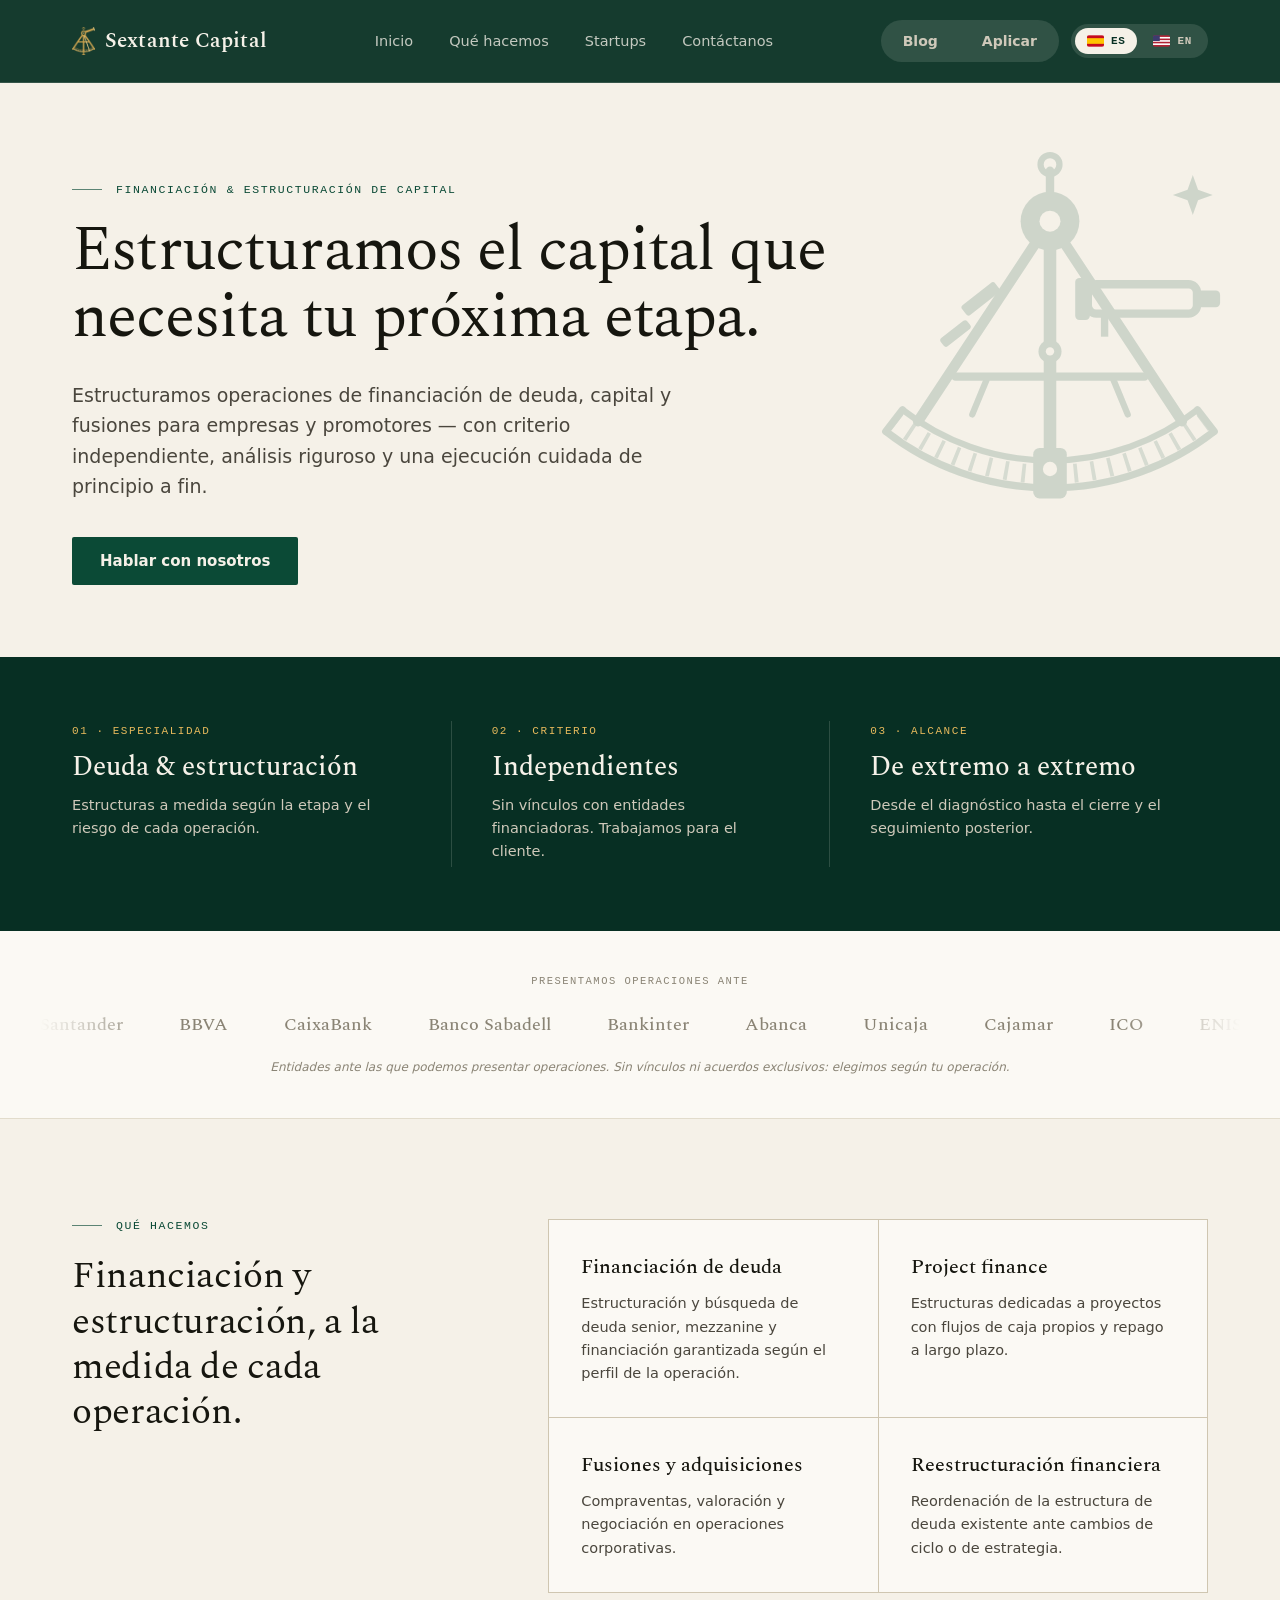
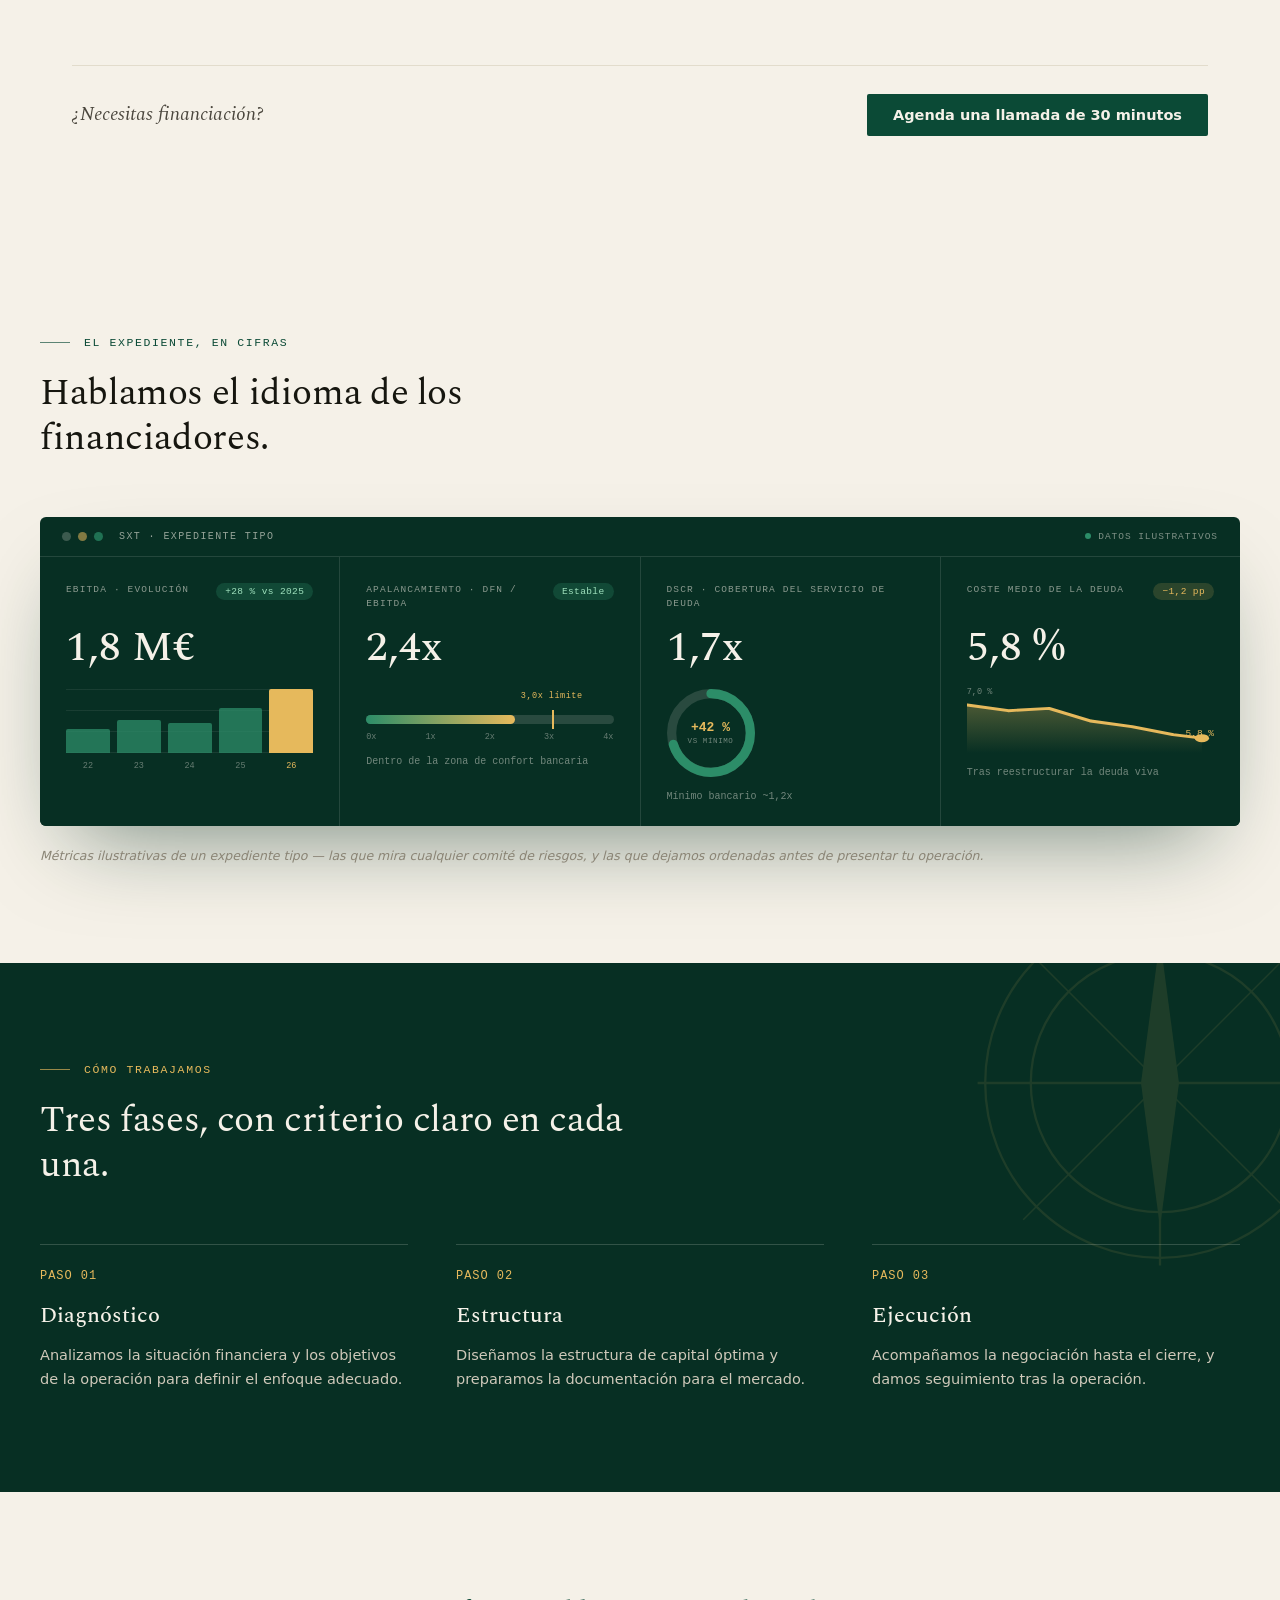
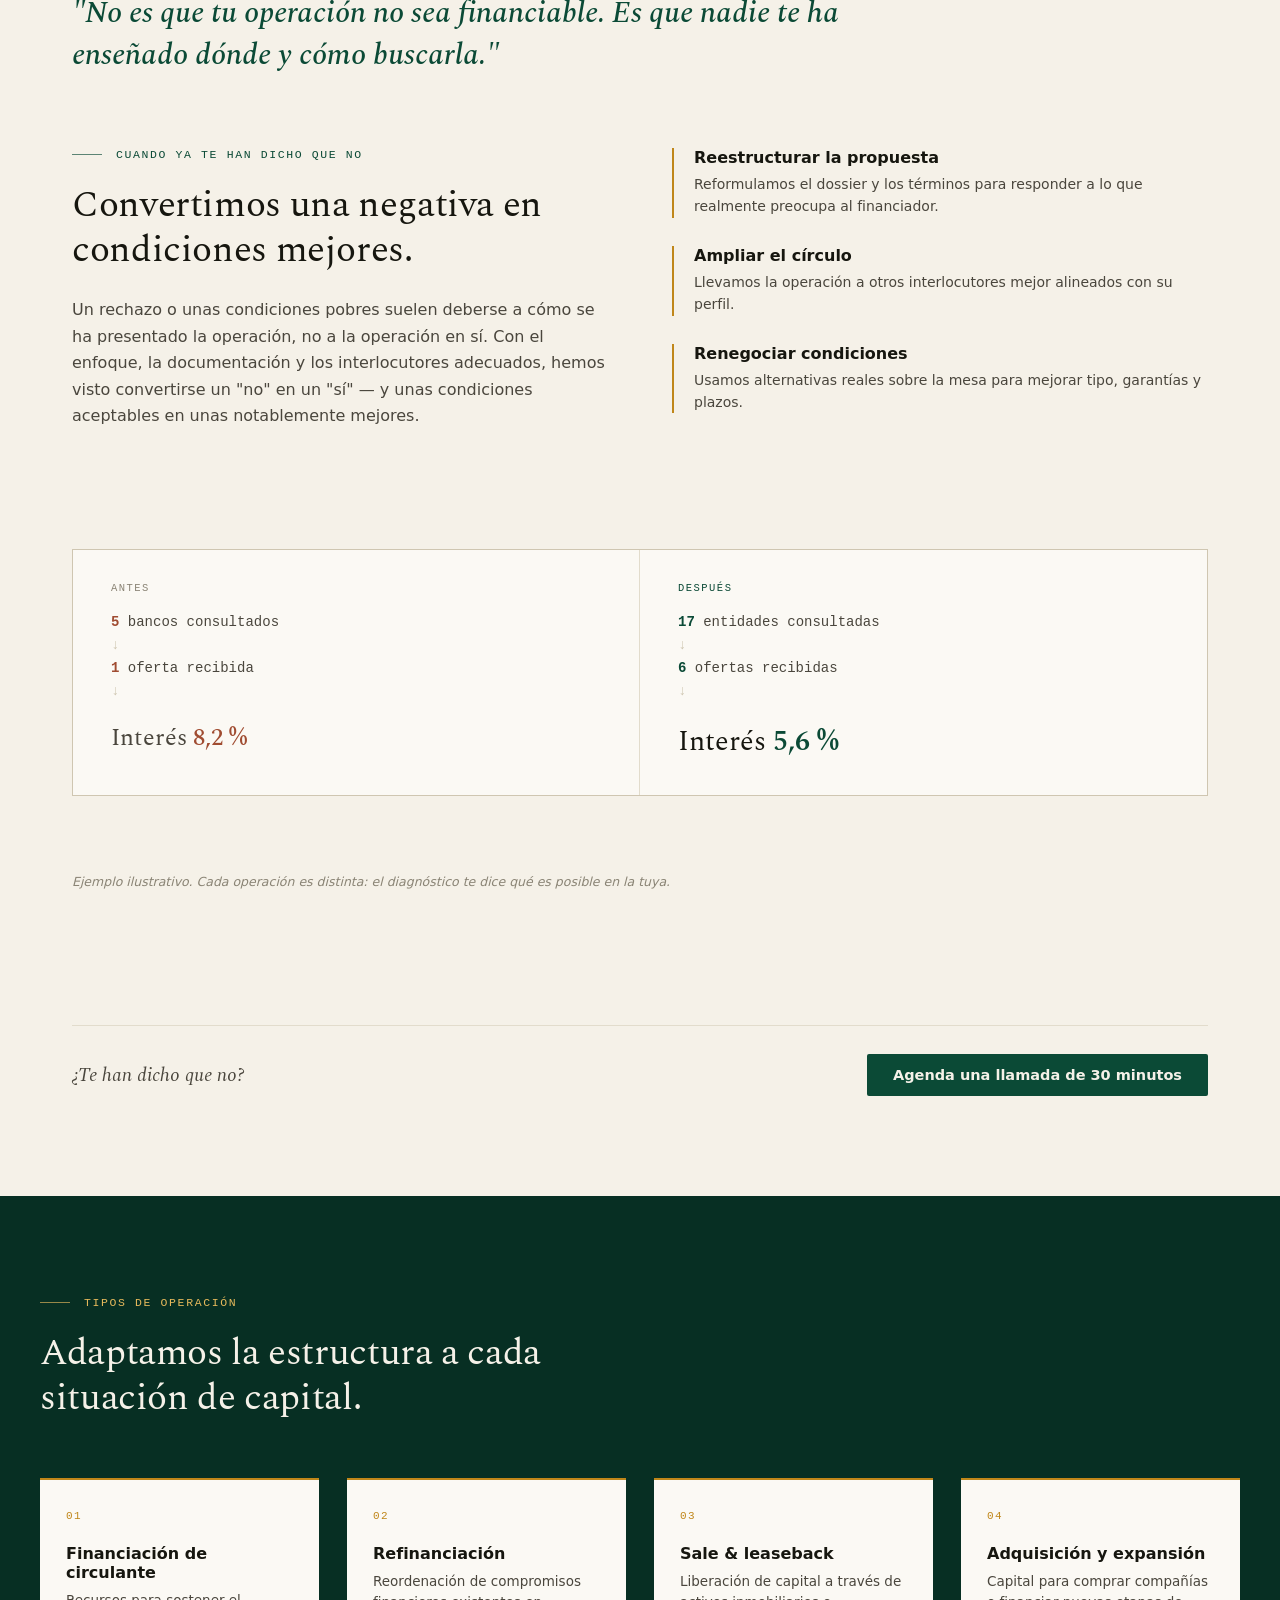
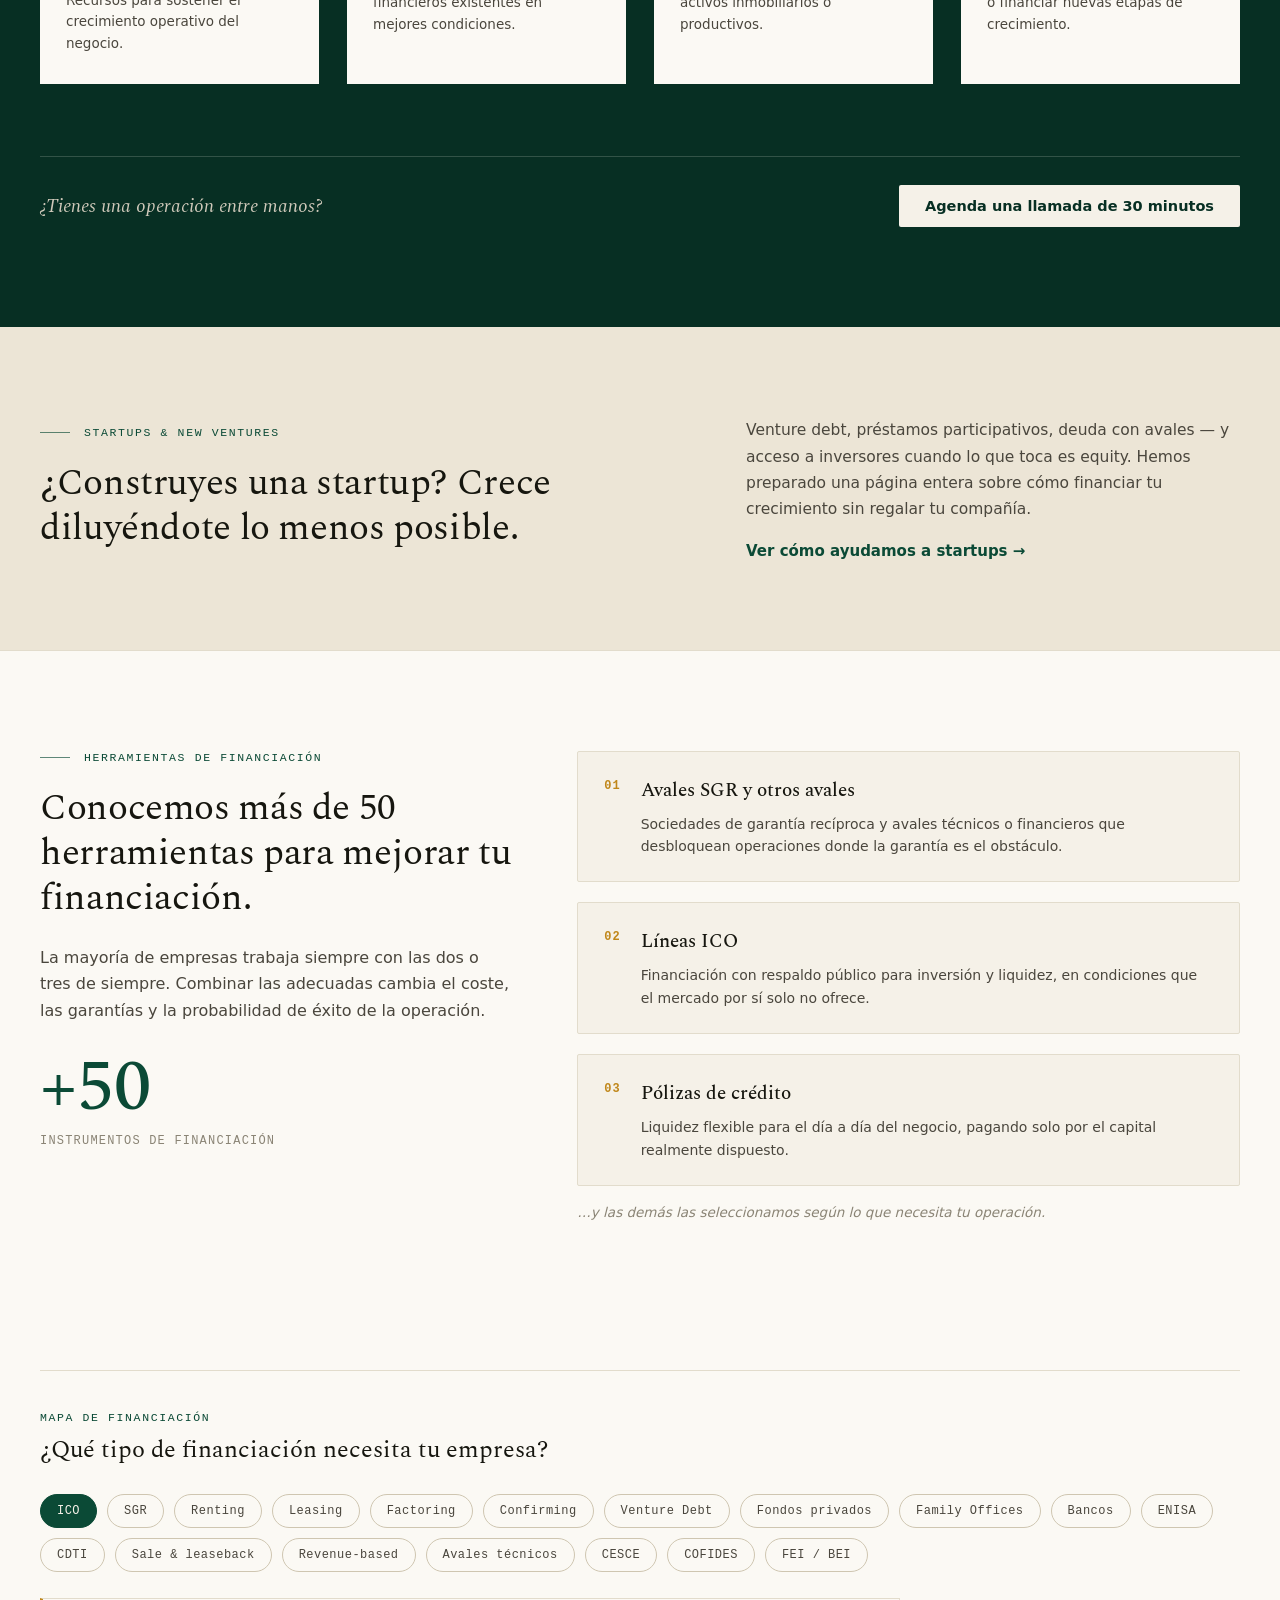
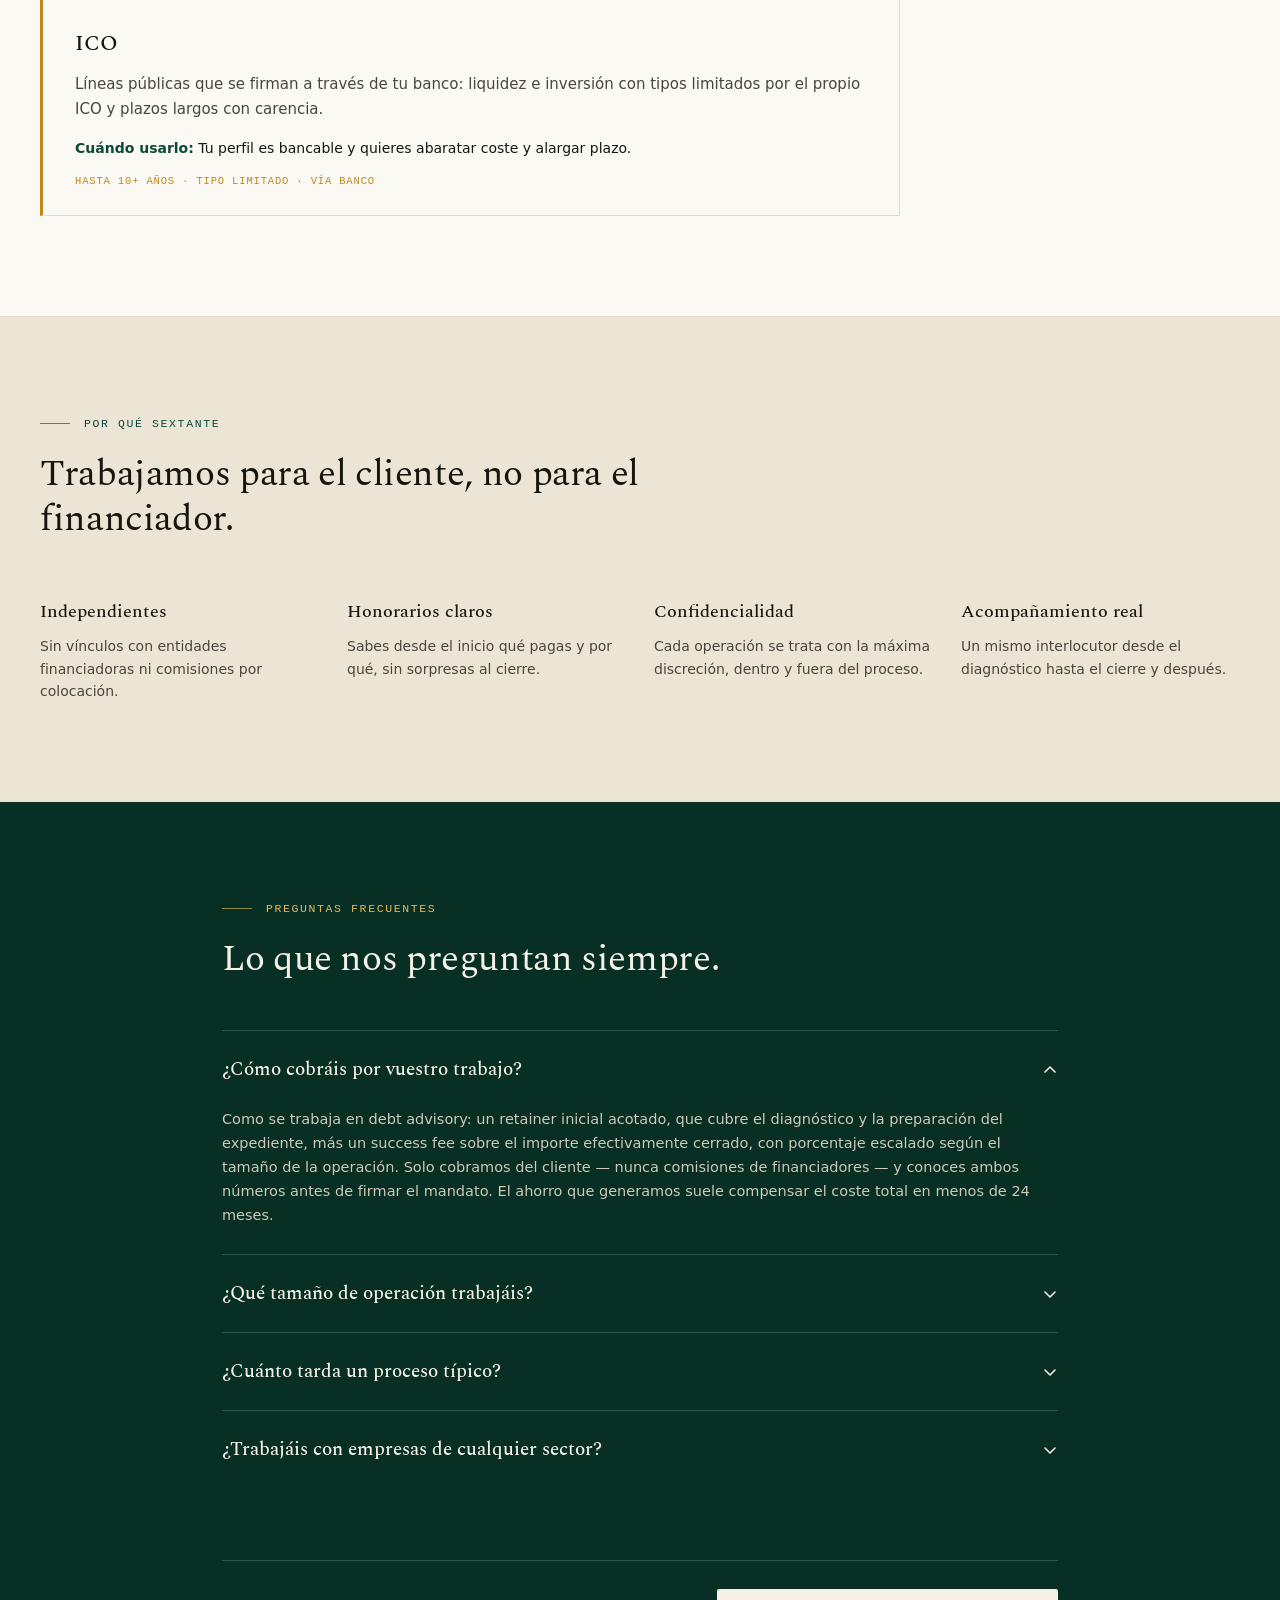
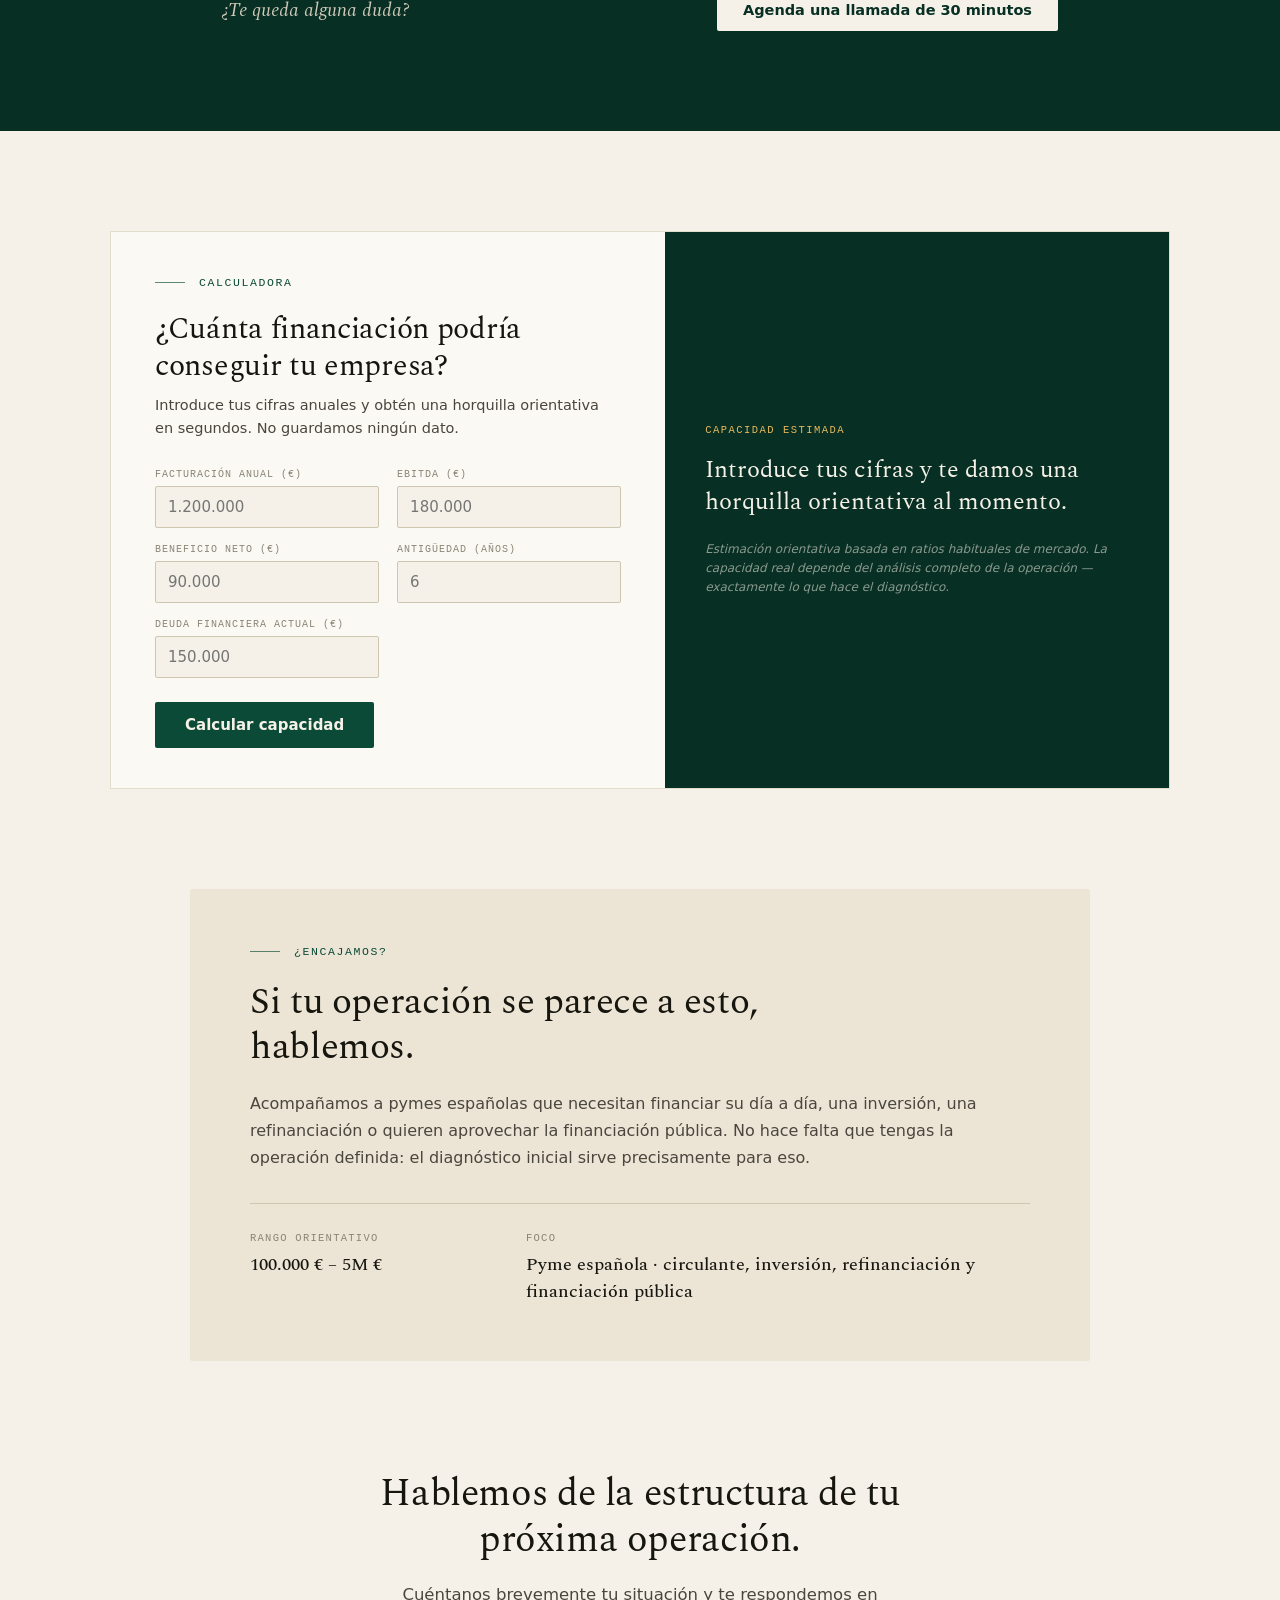
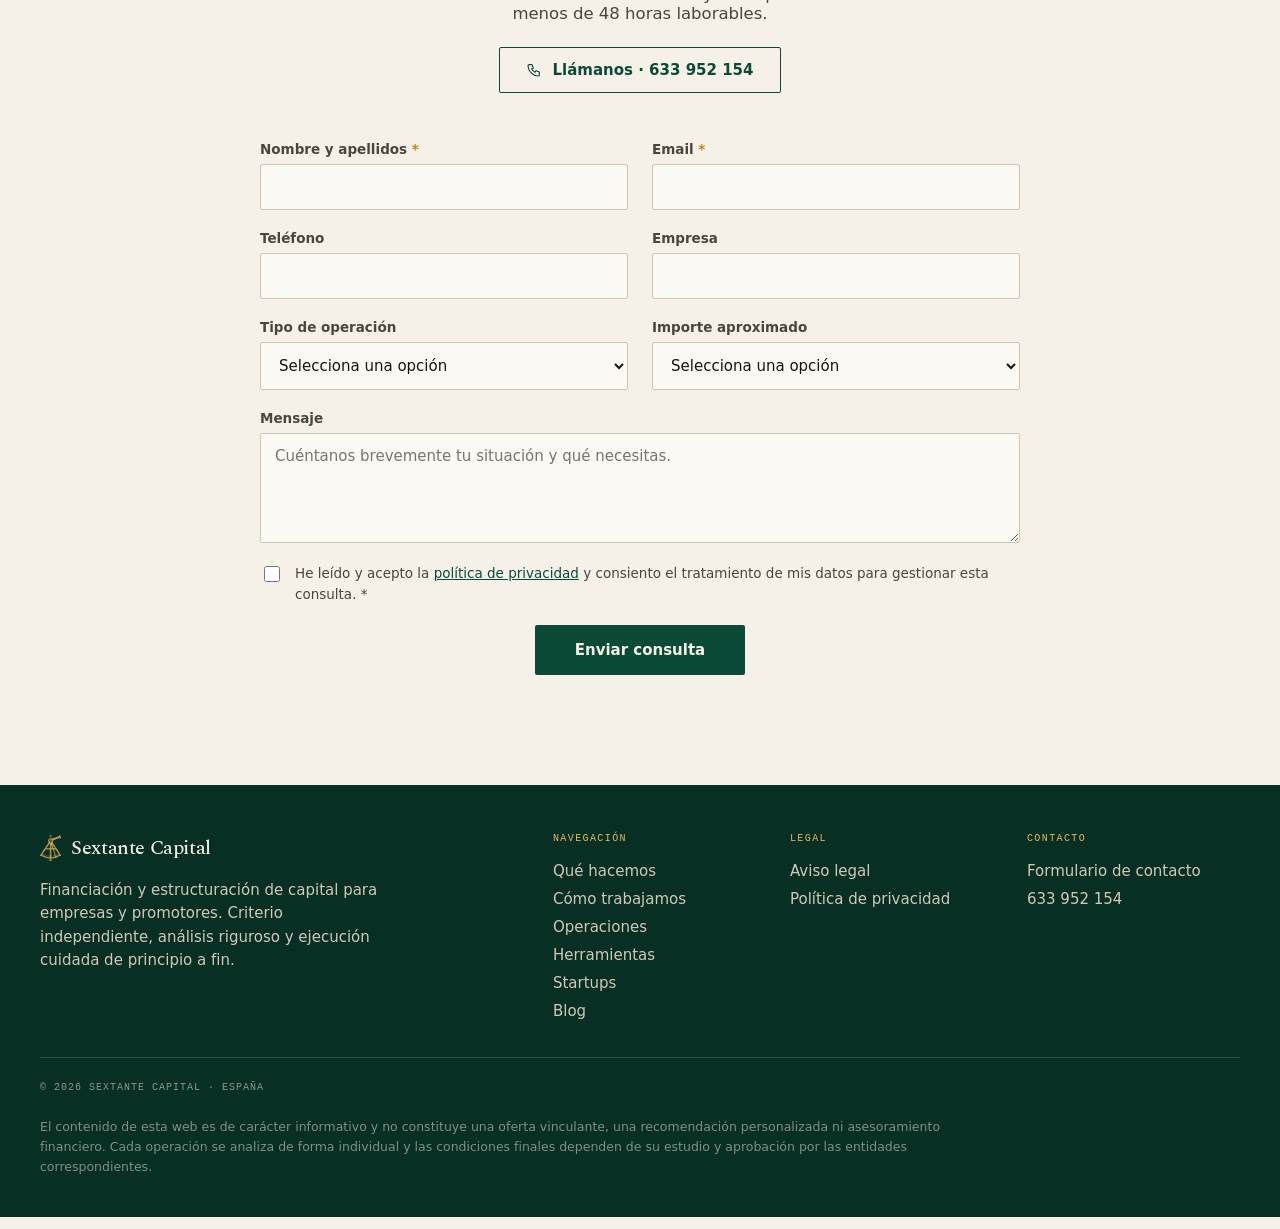
<file: index.html>
<!DOCTYPE html>
<html lang="es">
<head>
<meta charset="utf-8">
<meta name="viewport" content="width=device-width, initial-scale=1">
<title>Sextante Capital — Financiación &amp; estructuración de capital</title>
<meta name="description" content="Estructuramos operaciones de financiación de deuda, capital y fusiones para empresas y promotores — con criterio independiente, análisis riguroso y una ejecución cuidada de principio a fin.">
<link rel="icon" href="favicon-32.png?v=2" type="image/png" sizes="32x32">
<link rel="icon" href="favicon-48.png?v=2" type="image/png" sizes="48x48">
<link rel="icon" href="icon-512.png?v=2" type="image/png" sizes="512x512">
<link rel="apple-touch-icon" href="apple-touch-icon.png?v=2">
<link rel="preconnect" href="https://fonts.googleapis.com">
<link rel="preconnect" href="https://fonts.gstatic.com" crossorigin>
<link href="https://fonts.googleapis.com/css2?family=Spectral:ital,wght@0,400;0,500;0,600;0,700;1,400;1,500;1,600&display=swap" rel="stylesheet">
<style>
  :root {
    --cream: #f5f1e8;
    --paper: #fbf9f4;
    --sand: #ece5d6;
    --ink: #16160f;
    --ink-soft: #4a463d;
    --ink-faint: #8a8475;
    --line: #e2dccc;
    --line-strong: #cfc6b1;
    --forest: #0b4a36;
    --forest-deep: #072f23;
    --forest-bright: #2c8d68;
    --forest-tint: #e4ede7;
    --forest-line: #c4d8cc;
    --signal: #c0871a;
    --gold: #e6b95c;
    --cream-dim: #cfc9ba;
    --serif: 'Spectral', Georgia, 'Times New Roman', serif;
    --sans: ui-sans-serif, system-ui, -apple-system, 'Segoe UI', sans-serif;
    --mono: ui-monospace, 'Cascadia Code', Consolas, monospace;
    --radius-card: 2px;
    --radius-btn: 2px;
    --shadow-soft: none;
  }

  * { box-sizing: border-box; }
  body {
    margin: 0;
    background: var(--cream);
    font-family: var(--sans);
    color: var(--ink);
    min-height: 100vh;
  }
  a { color: inherit; text-decoration: none; }
  ::selection { background: rgba(14, 91, 67, 0.18); }
  html { scroll-behavior: smooth; }

  .container { max-width: 1200px; margin: 0 auto; }

  .eyebrow {
    font-family: var(--mono);
    font-size: 11.5px;
    letter-spacing: 0.14em;
    text-transform: uppercase;
    color: var(--forest);
    font-weight: 500;
    margin-bottom: 22px;
    display: flex;
    align-items: center;
    gap: 14px;
  }
  .eyebrow::before {
    content: "";
    width: 30px;
    height: 1px;
    background: currentColor;
    opacity: 0.65;
    flex-shrink: 0;
  }
  .contact-head .eyebrow,
  .aplicar-main > .eyebrow { justify-content: center; }

  h2 {
    font-family: var(--serif);
    font-weight: 400;
    font-size: 37px;
    line-height: 1.22;
    margin: 0;
    letter-spacing: -0.01em;
  }

  /* NAV */
  .site-header {
    position: sticky;
    top: 0;
    z-index: 50;
    background: rgba(7, 47, 35, 0.94);
    backdrop-filter: blur(10px);
    -webkit-backdrop-filter: blur(10px);
    border-bottom: 1px solid rgba(245, 241, 232, 0.14);
    color: var(--cream);
  }
  .site-header .container {
    padding: 20px 32px;
    display: flex;
    align-items: center;
    justify-content: space-between;
  }
  .brand {
    display: flex;
    align-items: center;
    gap: 10px;
    font-family: var(--serif);
    font-size: 21px;
    font-weight: 600;
    letter-spacing: 0.01em;
    white-space: nowrap;
    flex-shrink: 0;
  }
  .brand svg { flex-shrink: 0; }

  .desktop-nav { display: flex; align-items: center; gap: 36px; }
  .desktop-nav a {
    font-size: 14.5px;
    color: rgba(245, 241, 232, 0.78);
    font-weight: 500;
    transition: color 0.15s ease;
  }
  .desktop-nav a:hover { color: var(--gold); }

  .tab-switch {
    display: flex;
    align-items: center;
    gap: 8px;
    padding: 4px;
    background: rgba(245, 241, 232, 0.12);
    border-radius: 999px;
  }
  .tab-switch button,
  .tab-switch .tab-link {
    border: none;
    cursor: pointer;
    padding: 9px 18px;
    border-radius: 999px;
    font-size: 14px;
    font-weight: 600;
    font-family: var(--sans);
    background: transparent;
    color: var(--cream-dim);
    transition: background 0.15s ease, color 0.15s ease;
    display: inline-block;
  }
  .tab-switch button:hover,
  .tab-switch .tab-link:hover { color: var(--cream); }
  .tab-switch button.active {
    background: var(--cream);
    color: var(--forest-deep);
  }
  .lang-switch {
    display: flex;
    align-items: center;
    gap: 4px;
    padding: 4px;
    background: rgba(245, 241, 232, 0.12);
    border-radius: 999px;
    flex-shrink: 0;
  }
  .lang-btn {
    display: inline-flex;
    align-items: center;
    gap: 7px;
    font-family: var(--mono);
    font-size: 11px;
    letter-spacing: 0.06em;
    font-weight: 600;
    color: var(--cream-dim);
    background: transparent;
    border: none;
    border-radius: 999px;
    padding: 7px 12px;
    cursor: pointer;
    transition: background 0.15s ease, color 0.15s ease;
  }
  .lang-btn svg { display: block; flex-shrink: 0; }
  .lang-btn:hover { color: var(--cream); }
  .lang-btn.active {
    background: var(--cream);
    color: var(--forest-deep);
  }

  /* BUTTONS */
  .btn-primary {
    display: inline-block;
    background: var(--forest);
    color: var(--cream);
    padding: 15px 28px;
    border-radius: var(--radius-btn);
    font-size: 15px;
    font-weight: 600;
    transition: background 0.2s ease, transform 0.2s ease, box-shadow 0.2s ease;
  }
  .btn-primary:hover {
    background: var(--forest-deep);
    transform: translateY(-2px);
    box-shadow: 0 6px 18px -6px rgba(7, 47, 35, 0.45);
  }
  .btn-secondary {
    display: inline-block;
    border: 1px solid var(--line-strong);
    padding: 15px 28px;
    border-radius: var(--radius-btn);
    font-size: 15px;
    font-weight: 600;
    color: var(--ink);
    transition: border-color 0.2s ease, color 0.2s ease, transform 0.2s ease, box-shadow 0.2s ease;
  }
  .btn-secondary:hover {
    border-color: var(--forest);
    color: var(--forest);
    transform: translateY(-2px);
    box-shadow: 0 6px 18px -8px rgba(22, 22, 15, 0.25);
  }
  .btn-call {
    display: inline-flex;
    align-items: center;
    gap: 10px;
    border: 1px solid var(--forest);
    color: var(--forest);
    background: transparent;
    padding: 13px 26px;
    border-radius: var(--radius-btn);
    font-size: 15px;
    font-weight: 600;
    transition: background 0.2s ease, color 0.2s ease, transform 0.2s ease;
  }
  .btn-call svg { flex-shrink: 0; }
  .btn-call:hover {
    background: var(--forest);
    color: var(--cream);
    transform: translateY(-2px);
  }

  /* CTA de sección */
  .section-cta {
    margin-top: 72px;
    padding-top: 28px;
    border-top: 1px solid var(--line);
    display: flex;
    justify-content: space-between;
    align-items: center;
    flex-wrap: wrap;
    gap: 18px 28px;
  }
  .section-cta .cta-q {
    font-family: var(--serif);
    font-style: italic;
    font-size: 19px;
    color: var(--ink-soft);
    margin: 0;
  }
  .section-cta .btn-primary {
    padding: 13px 26px;
    font-size: 14.5px;
    white-space: nowrap;
  }
  .section-cta.on-dark { border-top-color: rgba(245, 241, 232, 0.18); }
  .section-cta.on-dark .cta-q { color: var(--cream-dim); }
  .section-cta.on-dark .btn-primary {
    background: var(--cream);
    color: var(--forest-deep);
  }
  .section-cta.on-dark .btn-primary:hover { background: #fff; }

  /* HERO */
  .hero {
    padding: 100px 32px 72px;
    position: relative;
    overflow: hidden;
  }
  .hero .sextant {
    position: absolute;
    right: -20px;
    top: 50px;
    opacity: 0.16;
    pointer-events: none;
    animation: sextant-float 9s ease-in-out infinite;
  }
  .sextant-arm {
    transform-box: view-box;
    transform-origin: 50% 25%;
    animation: sextant-swing 7s ease-in-out infinite;
  }
  .sextant-star {
    animation: star-twinkle 4s ease-in-out infinite;
  }
  @keyframes sextant-swing {
    0%, 100% { transform: rotate(-16deg); }
    50% { transform: rotate(16deg); }
  }
  @keyframes sextant-float {
    0%, 100% { transform: translateY(0); }
    50% { transform: translateY(-14px); }
  }
  @keyframes star-twinkle {
    0%, 100% { opacity: 0.35; }
    50% { opacity: 1; }
  }
  @media (prefers-reduced-motion: reduce) {
    .hero .sextant, .sextant-arm, .sextant-star { animation: none; }
  }
  .hero-inner { max-width: 780px; position: relative; }
  .hero .eyebrow { margin-bottom: 22px; }
  .hero h1 {
    font-family: var(--serif);
    font-weight: 400;
    font-size: 62px;
    line-height: 1.08;
    margin: 0 0 28px;
    letter-spacing: -0.018em;
  }
  .hero p {
    font-size: 19px;
    line-height: 1.6;
    color: var(--ink-soft);
    max-width: 620px;
    margin: 0 0 36px;
  }
  .hero-ctas { display: flex; gap: 16px; flex-wrap: wrap; }

  /* STATS STRIP */
  .stats {
    background: var(--forest-deep);
    color: var(--cream);
  }
  .stats .container {
    padding: 64px 32px;
    display: grid;
    grid-template-columns: repeat(3, 1fr);
  }
  .stats .stat {
    padding: 4px 40px;
    border-left: 1px solid rgba(245, 241, 232, 0.16);
    transition: transform 0.25s ease;
  }
  .stats .stat:first-child { border-left: none; padding-left: 0; }
  .stats .stat:hover { transform: translateY(-4px); }
  .stats .stat-label {
    font-family: var(--mono);
    font-size: 11px;
    letter-spacing: 0.14em;
    text-transform: uppercase;
    color: var(--gold);
    margin-bottom: 14px;
  }
  .stats .stat-title {
    font-family: var(--serif);
    font-size: 27px;
    font-weight: 500;
    line-height: 1.2;
    margin-bottom: 10px;
  }
  .stats .stat-desc {
    font-size: 14.5px;
    color: var(--cream-dim);
    line-height: 1.6;
  }

  /* ENTIDADES */
  .entities {
    background: var(--paper);
    border-bottom: 1px solid var(--line);
    padding: 44px 32px;
  }
  .entities-label {
    font-family: var(--mono);
    font-size: 10.5px;
    letter-spacing: 0.14em;
    text-transform: uppercase;
    color: var(--ink-faint);
    text-align: center;
    margin-bottom: 24px;
  }
  .marquee {
    overflow: hidden;
    -webkit-mask-image: linear-gradient(90deg, transparent, #000 10%, #000 90%, transparent);
    mask-image: linear-gradient(90deg, transparent, #000 10%, #000 90%, transparent);
  }
  .marquee-track {
    display: flex;
    width: max-content;
    animation: marquee 44s linear infinite;
  }
  .m-set {
    display: flex;
    align-items: baseline;
    gap: 56px;
    padding-right: 56px;
    white-space: nowrap;
  }
  .m-set span {
    font-family: var(--serif);
    font-size: 18px;
    font-weight: 500;
    color: var(--ink-faint);
  }
  .entities-note {
    font-size: 12px;
    font-style: italic;
    color: var(--ink-faint);
    text-align: center;
    margin: 22px 0 0;
  }
  @keyframes marquee { to { transform: translateX(-50%); } }
  @media (prefers-reduced-motion: reduce) { .marquee-track { animation: none; } }

  /* DASHBOARD FINANCIERO */
  .dash { padding: 100px 32px; }
  .dash h2 { margin-bottom: 56px; max-width: 620px; }
  .dash-panel {
    background: var(--forest-deep);
    border-radius: 6px;
    overflow: hidden;
    box-shadow: 0 40px 90px -35px rgba(7, 47, 35, 0.55);
  }
  .dash-topbar {
    display: flex;
    align-items: center;
    gap: 16px;
    padding: 14px 22px;
    border-bottom: 1px solid rgba(245, 241, 232, 0.12);
  }
  .dash-dots { display: flex; gap: 7px; }
  .dash-dots span {
    width: 9px;
    height: 9px;
    border-radius: 50%;
    background: rgba(245, 241, 232, 0.22);
  }
  .dash-dots span:nth-child(2) { background: rgba(230, 185, 92, 0.55); }
  .dash-dots span:nth-child(3) { background: rgba(44, 141, 104, 0.7); }
  .dash-topbar-title {
    font-family: var(--mono);
    font-size: 10px;
    letter-spacing: 0.14em;
    text-transform: uppercase;
    color: rgba(245, 241, 232, 0.6);
  }
  .dash-topbar-live {
    margin-left: auto;
    display: flex;
    align-items: center;
    gap: 7px;
    font-family: var(--mono);
    font-size: 9.5px;
    letter-spacing: 0.1em;
    text-transform: uppercase;
    color: rgba(245, 241, 232, 0.5);
  }
  .dash-topbar-live .op-live-dot { width: 6px; height: 6px; }
  .dash-grid {
    display: grid;
    grid-template-columns: repeat(4, 1fr);
    gap: 1px;
    background: rgba(245, 241, 232, 0.12);
  }
  .dash-tile {
    background: var(--forest-deep);
    padding: 26px 26px 24px;
  }
  .dash-tile-head {
    display: flex;
    justify-content: space-between;
    align-items: flex-start;
    gap: 10px;
    margin-bottom: 14px;
    min-height: 30px;
  }
  .dash-label {
    font-family: var(--mono);
    font-size: 9.5px;
    letter-spacing: 0.12em;
    text-transform: uppercase;
    color: rgba(245, 241, 232, 0.55);
    line-height: 1.5;
  }
  .chip {
    font-family: var(--mono);
    font-size: 9.5px;
    letter-spacing: 0.04em;
    padding: 3px 9px;
    border-radius: 99px;
    white-space: nowrap;
    flex-shrink: 0;
  }
  .chip.up { color: #9fe0bd; background: rgba(44, 141, 104, 0.28); }
  .chip.gold { color: var(--gold); background: rgba(230, 185, 92, 0.16); }
  .dash-value {
    font-family: var(--serif);
    font-size: 42px;
    font-weight: 500;
    color: var(--cream);
    line-height: 1;
    margin-bottom: 20px;
    font-variant-numeric: tabular-nums;
  }
  .dash-sub {
    font-family: var(--mono);
    font-size: 10px;
    color: rgba(245, 241, 232, 0.45);
    margin-top: 14px;
  }
  /* barras EBITDA */
  .chart-area {
    height: 64px;
    background-image: linear-gradient(rgba(245, 241, 232, 0.08) 1px, transparent 1px);
    background-size: 100% 21px;
  }
  .bars { display: flex; align-items: flex-end; gap: 7px; height: 100%; }
  .bars .bar {
    flex: 1;
    background: var(--forest-bright);
    opacity: 0.75;
    border-radius: 2px 2px 0 0;
    transform: scaleY(0);
    transform-origin: bottom;
    transition: transform 0.9s cubic-bezier(0.22, 1, 0.36, 1);
  }
  .bars .bar:last-child { background: var(--gold); opacity: 1; }
  .in-view .bars .bar { transform: scaleY(1); }
  .bars .bar:nth-child(2) { transition-delay: 0.12s; }
  .bars .bar:nth-child(3) { transition-delay: 0.24s; }
  .bars .bar:nth-child(4) { transition-delay: 0.36s; }
  .bars .bar:nth-child(5) { transition-delay: 0.48s; }
  .bar-labels {
    display: flex;
    gap: 7px;
    margin-top: 8px;
  }
  .bar-labels span {
    flex: 1;
    text-align: center;
    font-family: var(--mono);
    font-size: 8.5px;
    color: rgba(245, 241, 232, 0.4);
  }
  .bar-labels span:last-child { color: var(--gold); }
  /* apalancamiento */
  .lev-wrap { padding-top: 26px; }
  .lev-track {
    height: 9px;
    background: rgba(245, 241, 232, 0.14);
    border-radius: 99px;
    position: relative;
  }
  .lev-fill {
    height: 100%;
    width: 0;
    border-radius: 99px;
    background: linear-gradient(90deg, var(--forest-bright), var(--gold));
    transition: width 1.2s cubic-bezier(0.22, 1, 0.36, 1) 0.2s;
  }
  .in-view .lev-fill { width: 60%; }
  .lev-marker {
    position: absolute;
    top: -5px;
    left: 75%;
    width: 2px;
    height: 19px;
    background: var(--gold);
  }
  .lev-tag {
    position: absolute;
    left: 75%;
    transform: translateX(-50%);
    top: -24px;
    font-family: var(--mono);
    font-size: 8.5px;
    letter-spacing: 0.06em;
    color: var(--gold);
    white-space: nowrap;
  }
  .lev-scale {
    display: flex;
    justify-content: space-between;
    margin-top: 8px;
    font-family: var(--mono);
    font-size: 8.5px;
    color: rgba(245, 241, 232, 0.4);
  }
  /* donut DSCR */
  .donut-wrap { position: relative; width: 88px; height: 88px; }
  .donut { display: block; }
  .donut .donut-track { stroke: rgba(245, 241, 232, 0.14); }
  .donut .donut-fill {
    stroke: var(--forest-bright);
    stroke-dasharray: 214;
    stroke-dashoffset: 214;
    transition: stroke-dashoffset 1.4s cubic-bezier(0.22, 1, 0.36, 1) 0.2s;
  }
  .in-view .donut .donut-fill { stroke-dashoffset: 64; }
  .donut-center {
    position: absolute;
    inset: 0;
    display: flex;
    flex-direction: column;
    align-items: center;
    justify-content: center;
    text-align: center;
  }
  .donut-center strong {
    font-family: var(--mono);
    font-size: 13px;
    color: var(--gold);
  }
  .donut-center small {
    font-family: var(--mono);
    font-size: 7.5px;
    letter-spacing: 0.08em;
    text-transform: uppercase;
    color: rgba(245, 241, 232, 0.45);
    margin-top: 2px;
  }
  /* sparkline coste */
  .spark-wrap { position: relative; }
  .spark { display: block; width: 100%; }
  .spark .spark-line {
    stroke-dasharray: 100;
    stroke-dashoffset: 100;
    transition: stroke-dashoffset 1.5s ease 0.3s;
  }
  .in-view .spark .spark-line { stroke-dashoffset: 0; }
  .spark .spark-area {
    opacity: 0;
    transition: opacity 1s ease 1s;
  }
  .in-view .spark .spark-area { opacity: 1; }
  .spark .spark-dot {
    opacity: 0;
    transition: opacity 0.4s ease 1.6s;
  }
  .in-view .spark .spark-dot { opacity: 1; animation: op-pulse 2.4s ease-in-out 2s infinite; }
  .spark-from {
    position: absolute;
    top: -2px;
    left: 0;
    font-family: var(--mono);
    font-size: 8.5px;
    color: rgba(245, 241, 232, 0.45);
  }
  .spark-to {
    position: absolute;
    bottom: 14px;
    right: 0;
    font-family: var(--mono);
    font-size: 9.5px;
    color: var(--gold);
  }
  .dash-note {
    font-size: 12.5px;
    font-style: italic;
    color: var(--ink-faint);
    margin: 22px 0 0;
  }
  @media (prefers-reduced-motion: reduce) {
    .bars .bar, .lev-fill, .donut .donut-fill, .spark .spark-line, .spark .spark-area, .spark .spark-dot { transition: none; animation: none; }
    .bars .bar { transform: scaleY(1); }
    .lev-fill { width: 60%; }
    .donut .donut-fill { stroke-dashoffset: 64; }
    .spark .spark-line { stroke-dashoffset: 0; }
    .spark .spark-area, .spark .spark-dot { opacity: 1; }
  }

  /* QUE HACEMOS */
  .services { padding: 100px 32px; }
  .services-grid {
    display: grid;
    grid-template-columns: 1fr 1.6fr;
    gap: 64px;
  }
  .service-cells {
    display: grid;
    grid-template-columns: 1fr 1fr;
    gap: 1px;
    background: var(--line-strong);
    border: 1px solid var(--line-strong);
  }
  .service-cell {
    background: var(--paper);
    padding: 32px;
    transition: background 0.25s ease;
  }
  .service-cell:hover { background: var(--forest-tint); }
  .service-cell .cell-title {
    font-family: var(--serif);
    font-size: 20px;
    font-weight: 500;
    margin-bottom: 10px;
    transition: color 0.25s ease;
  }
  .service-cell:hover .cell-title { color: var(--forest); }
  .service-cell .cell-desc {
    font-size: 14.5px;
    line-height: 1.6;
    color: var(--ink-soft);
  }

  /* COMO TRABAJAMOS */
  .process {
    background: var(--forest-deep);
    color: var(--cream);
    padding: 100px 32px;
    position: relative;
    overflow: hidden;
  }
  .process .compass {
    position: absolute;
    right: -70px;
    top: -70px;
    opacity: 0.1;
  }
  .process .container { position: relative; }
  .process .eyebrow { color: var(--gold); }
  .process h2 { margin-bottom: 56px; max-width: 620px; }
  .process-top {
    display: grid;
    grid-template-columns: 1fr 400px;
    gap: 64px;
    align-items: center;
    margin-bottom: 64px;
  }
  .process-top h2 { margin-bottom: 0; }

  /* PANEL ESTADO DE OPERACIÓN */
  .op-tracker {
    background: rgba(245, 241, 232, 0.05);
    border: 1px solid rgba(245, 241, 232, 0.16);
    border-radius: 3px;
    padding: 24px 26px 20px;
    font-family: var(--mono);
    width: 100%;
  }
  .op-head {
    display: flex;
    justify-content: space-between;
    align-items: center;
    gap: 12px;
    margin-bottom: 14px;
  }
  .op-title {
    font-size: 10.5px;
    letter-spacing: 0.14em;
    text-transform: uppercase;
    color: var(--gold);
  }
  .op-live {
    display: flex;
    align-items: center;
    gap: 7px;
    font-size: 10px;
    letter-spacing: 0.08em;
    text-transform: uppercase;
    color: var(--cream-dim);
  }
  .op-live-dot {
    width: 7px;
    height: 7px;
    border-radius: 50%;
    background: var(--forest-bright);
    animation: op-pulse 2s ease-in-out infinite;
  }
  .op-row {
    display: flex;
    justify-content: space-between;
    align-items: baseline;
    gap: 12px;
    padding: 10px 2px;
    border-top: 1px solid rgba(245, 241, 232, 0.1);
    font-size: 13px;
    color: var(--cream);
  }
  .op-row .op-mark { color: var(--gold); }
  .op-row.current { color: #fff; }
  .op-row.current .op-status {
    color: var(--gold);
    font-size: 10.5px;
    letter-spacing: 0.08em;
    text-transform: uppercase;
    animation: op-pulse 2s ease-in-out infinite;
  }
  .op-row.pending { opacity: 0.4; }
  .op-bar {
    height: 3px;
    background: rgba(245, 241, 232, 0.12);
    border-radius: 99px;
    margin-top: 16px;
    overflow: hidden;
  }
  .op-bar-fill {
    width: 52%;
    height: 100%;
    background: var(--gold);
    border-radius: 99px;
  }
  .op-caption {
    font-family: var(--sans);
    font-size: 12px;
    font-style: italic;
    color: rgba(245, 241, 232, 0.55);
    margin: 14px 0 0;
    line-height: 1.5;
  }
  @keyframes op-pulse {
    50% { opacity: 0.25; }
  }
  @media (prefers-reduced-motion: reduce) {
    .op-live-dot, .op-row.current .op-status { animation: none; }
  }
  .process-steps {
    display: grid;
    grid-template-columns: repeat(3, 1fr);
    gap: 48px;
  }
  .process-step {
    border-top: 1px solid rgba(245, 241, 232, 0.18);
    padding-top: 24px;
    transition: transform 0.25s ease, border-top-color 0.25s ease;
  }
  .process-step:hover {
    transform: translateY(-5px);
    border-top-color: var(--gold);
  }
  .process-step .step-num {
    font-family: var(--mono);
    font-size: 12px;
    letter-spacing: 0.08em;
    color: var(--gold);
    font-weight: 500;
    margin-bottom: 16px;
  }
  .process-step .step-title {
    font-family: var(--serif);
    font-size: 22px;
    font-weight: 500;
    margin-bottom: 12px;
  }
  .process-step .step-desc {
    font-size: 14.5px;
    line-height: 1.65;
    color: var(--cream-dim);
  }

  /* DE UN NO A UN SI */
  .quote-section { padding: 100px 32px 0; }
  .quote-section blockquote {
    font-family: var(--serif);
    font-style: italic;
    font-weight: 500;
    font-size: 30px;
    line-height: 1.4;
    color: var(--forest);
    max-width: 820px;
    margin: 0 0 72px;
  }
  .turnaround {
    padding: 0 32px 100px;
    display: grid;
    grid-template-columns: 1fr 1fr;
    gap: 64px;
    align-items: start;
  }
  .turnaround h2 { margin-bottom: 24px; }
  .turnaround .lead {
    font-size: 16px;
    line-height: 1.65;
    color: var(--ink-soft);
    margin: 0;
  }
  .turnaround-items { display: flex; flex-direction: column; gap: 28px; }
  .turnaround-item {
    border-left: 2px solid var(--signal);
    padding-left: 20px;
  }
  .turnaround-item .item-title {
    font-size: 16px;
    font-weight: 600;
    margin-bottom: 6px;
  }
  .turnaround-item .item-desc {
    font-size: 14px;
    line-height: 1.6;
    color: var(--ink-soft);
  }

  /* COMPARADOR ANTES / DESPUÉS */
  .compare-card {
    grid-column: 1 / -1;
    margin-top: 56px;
    display: grid;
    grid-template-columns: 1fr 1fr;
    background: var(--paper);
    border: 1px solid var(--line-strong);
  }
  .compare-col {
    padding: 32px 38px;
    font-family: var(--mono);
  }
  .compare-col.antes { border-right: 1px solid var(--line); }
  .cmp-label {
    font-size: 10.5px;
    letter-spacing: 0.14em;
    text-transform: uppercase;
    color: var(--ink-faint);
    margin-bottom: 20px;
  }
  .compare-col.despues .cmp-label { color: var(--forest); }
  .cmp-line {
    font-size: 14px;
    color: var(--ink-soft);
  }
  .cmp-line strong { color: #a04c31; font-weight: 600; }
  .compare-col.despues .cmp-line strong { color: var(--forest); }
  .cmp-arrow {
    color: var(--line-strong);
    padding: 7px 0;
    font-size: 14px;
  }
  .cmp-final {
    margin-top: 14px;
    font-family: var(--serif);
    font-size: 24px;
    color: var(--ink-soft);
  }
  .cmp-final strong { color: #a04c31; font-weight: 500; }
  .compare-col.despues .cmp-final { font-size: 28px; color: var(--ink); }
  .compare-col.despues .cmp-final strong { color: var(--forest); font-weight: 600; }
  .compare-note {
    grid-column: 1 / -1;
    font-size: 12.5px;
    font-style: italic;
    color: var(--ink-faint);
    margin: 14px 0 0;
  }

  /* SECTORES / OPERACIONES */
  .operations {
    background: var(--forest-deep);
    color: var(--cream);
    padding: 100px 32px;
  }
  .operations .eyebrow { color: var(--gold); }
  .operations h2 { margin-bottom: 56px; max-width: 620px; }
  .operations-grid {
    display: grid;
    grid-template-columns: repeat(4, 1fr);
    gap: 28px;
  }
  .operation-card {
    padding: 30px 26px;
    border: none;
    border-top: 2px solid var(--signal);
    background: var(--paper);
    color: var(--ink);
    transition: transform 0.25s ease, border-top-color 0.25s ease;
  }
  .operation-card:hover {
    transform: translateY(-3px);
    border-top-color: var(--gold);
  }
  .operation-card .card-num {
    font-family: var(--mono);
    font-size: 11px;
    letter-spacing: 0.12em;
    color: var(--signal);
    margin-bottom: 22px;
  }
  .operation-card .card-title {
    font-size: 16px;
    font-weight: 600;
    margin-bottom: 8px;
  }
  .operation-card .card-desc {
    font-size: 13.5px;
    line-height: 1.6;
    color: var(--ink-soft);
  }

  /* STARTUPS */
  .startups { padding: 110px 32px; }
  .startups-head {
    display: grid;
    grid-template-columns: 1.2fr 1fr;
    gap: 64px;
    align-items: end;
    margin-bottom: 64px;
  }
  .startups-head h2 { max-width: 560px; }
  .startups-head .lead {
    font-size: 16px;
    line-height: 1.7;
    color: var(--ink-soft);
    margin: 0;
  }
  .startups-grid {
    display: grid;
    grid-template-columns: repeat(3, 1fr);
    gap: 44px;
  }
  .startup-item {
    border-top: 1px solid var(--line-strong);
    padding-top: 24px;
    transition: transform 0.25s ease, border-top-color 0.25s ease;
  }
  .startup-item:hover {
    transform: translateY(-4px);
    border-top-color: var(--signal);
  }
  .startup-item .st-num {
    font-family: var(--mono);
    font-size: 11px;
    letter-spacing: 0.12em;
    color: var(--signal);
    margin-bottom: 16px;
  }
  .startup-item .st-title {
    font-family: var(--serif);
    font-size: 21px;
    font-weight: 500;
    margin-bottom: 12px;
  }
  .startup-item .st-desc {
    font-size: 14.5px;
    line-height: 1.65;
    color: var(--ink-soft);
  }
  .stage-strip { margin-top: 72px; }
  .stage-label {
    font-family: var(--mono);
    font-size: 11.5px;
    letter-spacing: 0.14em;
    text-transform: uppercase;
    color: var(--forest);
    font-weight: 500;
    margin-bottom: 26px;
    display: flex;
    align-items: center;
    gap: 14px;
  }
  .stage-label::before {
    content: "";
    width: 30px;
    height: 1px;
    background: currentColor;
    opacity: 0.65;
  }
  .stage-grid {
    display: grid;
    grid-template-columns: repeat(3, 1fr);
    gap: 28px;
  }
  .stage-card {
    background: var(--paper);
    border-top: 2px solid var(--signal);
    padding: 26px 24px;
    transition: transform 0.25s ease, border-top-color 0.25s ease;
  }
  .stage-card:hover { transform: translateY(-3px); border-top-color: var(--gold); }
  .stage-card .stage-name {
    font-family: var(--serif);
    font-size: 19px;
    font-weight: 500;
    margin-bottom: 10px;
  }
  .stage-card .stage-desc {
    font-size: 14px;
    line-height: 1.65;
    color: var(--ink-soft);
  }
  .de-lists {
    margin-top: 56px;
    display: grid;
    grid-template-columns: 1fr 1fr;
    gap: 44px;
  }
  .de-col h4 {
    font-family: var(--serif);
    font-size: 19px;
    font-weight: 500;
    margin: 0 0 16px;
  }
  .de-col ul { list-style: none; margin: 0; padding: 0; }
  .de-col li {
    font-size: 14.5px;
    line-height: 1.6;
    color: var(--ink-soft);
    padding: 9px 0 9px 24px;
    border-top: 1px solid var(--line);
    position: relative;
  }
  .de-col li::before {
    content: "—";
    position: absolute;
    left: 0;
    color: var(--signal);
  }
  .equity-note {
    margin-top: 64px;
    padding-top: 32px;
    border-top: 1px solid var(--line-strong);
    display: grid;
    grid-template-columns: 1fr 2fr;
    gap: 40px;
    align-items: start;
  }
  .equity-title {
    font-family: var(--serif);
    font-size: 24px;
    font-weight: 400;
    margin: 0;
    line-height: 1.3;
  }
  .equity-text {
    font-size: 15px;
    line-height: 1.7;
    color: var(--ink-soft);
    margin: 0 0 16px;
  }
  .equity-text:last-child { margin-bottom: 0; }
  .startups-cta {
    margin-top: 56px;
    padding-top: 28px;
    border-top: 1px solid var(--line);
    display: flex;
    justify-content: space-between;
    align-items: baseline;
    flex-wrap: wrap;
    gap: 16px;
  }
  .startups-cta .cta-line {
    font-family: var(--serif);
    font-style: italic;
    font-size: 18px;
    color: var(--ink-soft);
    margin: 0;
  }
  .text-cta {
    font-size: 15px;
    font-weight: 600;
    color: var(--forest);
    white-space: nowrap;
    transition: color 0.15s ease;
  }
  .text-cta:hover { color: var(--forest-deep); }

  /* TEASER STARTUPS (inicio) */
  .startups-teaser {
    background: var(--sand);
    padding: 90px 32px;
  }
  .teaser-grid {
    display: grid;
    grid-template-columns: 1.3fr 1fr;
    gap: 64px;
    align-items: center;
  }
  .teaser-grid h2 { max-width: 560px; }
  .teaser-grid p {
    font-size: 15.5px;
    line-height: 1.7;
    color: var(--ink-soft);
    margin: 0 0 18px;
  }

  /* HERRAMIENTAS */
  .tools {
    background: var(--paper);
    border-top: 1px solid var(--line);
    border-bottom: 1px solid var(--line);
    padding: 100px 32px;
  }
  .tools-grid {
    display: grid;
    grid-template-columns: 1fr 1.4fr;
    gap: 64px;
    align-items: start;
  }
  .tools h2 { margin-bottom: 24px; }
  .tools .lead {
    font-size: 16px;
    line-height: 1.65;
    color: var(--ink-soft);
    margin: 0 0 28px;
  }
  .tools .big-num {
    font-family: var(--serif);
    font-size: 72px;
    font-weight: 500;
    line-height: 1;
    color: var(--forest);
  }
  .tools .big-num-label {
    font-family: var(--mono);
    font-size: 12px;
    letter-spacing: 0.1em;
    text-transform: uppercase;
    color: var(--ink-faint);
    margin-top: 10px;
  }
  .tool-items { display: flex; flex-direction: column; gap: 20px; }
  .tool-item {
    background: var(--cream);
    border: 1px solid var(--line);
    border-radius: var(--radius-card);
    padding: 24px 26px;
    display: flex;
    gap: 20px;
    align-items: flex-start;
    transition: transform 0.2s ease, box-shadow 0.2s ease, border-color 0.2s ease;
  }
  .tool-item:hover {
    transform: translateY(-3px);
    border-color: var(--line-strong);
  }
  .tool-item .tool-num {
    font-family: var(--mono);
    font-size: 12px;
    letter-spacing: 0.08em;
    color: var(--signal);
    font-weight: 600;
    padding-top: 3px;
    flex-shrink: 0;
  }
  .tool-item .tool-title {
    font-family: var(--serif);
    font-size: 19px;
    font-weight: 500;
    margin-bottom: 8px;
  }
  .tool-item .tool-desc {
    font-size: 14px;
    line-height: 1.6;
    color: var(--ink-soft);
  }
  .tools .more-note {
    font-size: 13.5px;
    color: var(--ink-faint);
    margin-top: 18px;
    font-style: italic;
  }

  /* POR QUE SEXTANTE */
  .trust { background: var(--sand); padding: 100px 32px; }
  .trust h2 { margin-bottom: 56px; max-width: 620px; }
  .trust-grid {
    display: grid;
    grid-template-columns: repeat(4, 1fr);
    gap: 28px;
  }
  .trust-item .item-title {
    font-family: var(--serif);
    font-size: 18px;
    font-weight: 500;
    margin-bottom: 10px;
  }
  .trust-item .item-desc {
    font-size: 14px;
    line-height: 1.6;
    color: var(--ink-soft);
  }

  /* FAQ */
  .faq {
    background: var(--forest-deep);
    color: var(--cream);
    padding: 100px 32px;
  }
  .faq-inner { max-width: 836px; margin: 0 auto; }
  .faq .eyebrow { color: var(--gold); }
  .faq h2 { margin-bottom: 48px; }
  .faq-list { display: flex; flex-direction: column; }
  .faq-item {
    border-top: 1px solid rgba(245, 241, 232, 0.18);
  }
  .faq-toggle {
    width: 100%;
    background: none;
    border: none;
    cursor: pointer;
    display: flex;
    align-items: center;
    justify-content: space-between;
    gap: 20px;
    text-align: left;
    padding: 24px 0;
    font-family: var(--serif);
    font-size: 19px;
    font-weight: 500;
    color: var(--cream);
    transition: color 0.2s ease;
  }
  .faq-toggle:hover { color: var(--gold); }
  .faq-toggle .chev {
    flex-shrink: 0;
    transition: transform 0.3s ease;
  }
  .faq-item.open .faq-toggle .chev { transform: rotate(180deg); }
  .faq-answer {
    display: grid;
    grid-template-rows: 0fr;
    transition: grid-template-rows 0.35s ease;
  }
  .faq-item.open .faq-answer { grid-template-rows: 1fr; }
  .faq-answer .faq-a {
    overflow: hidden;
    font-size: 14.5px;
    line-height: 1.65;
    color: var(--cream-dim);
  }
  .faq-item.open .faq-a { padding-bottom: 26px; }
  .faq-a { transition: padding 0.35s ease; }

  /* MAPA DE FINANCIACIÓN */
  .fin-map { grid-column: 1 / -1; margin-top: 72px; padding-top: 40px; border-top: 1px solid var(--line); }
  .fin-map-label {
    font-family: var(--mono);
    font-size: 11.5px;
    letter-spacing: 0.14em;
    text-transform: uppercase;
    color: var(--forest);
    font-weight: 500;
    margin-bottom: 8px;
  }
  .fin-map-q {
    font-family: var(--serif);
    font-size: 24px;
    font-weight: 400;
    margin: 0 0 26px;
  }
  .fin-chips { display: flex; flex-wrap: wrap; gap: 10px; margin-bottom: 26px; }
  .fin-chip {
    font-family: var(--mono);
    font-size: 12px;
    letter-spacing: 0.04em;
    padding: 9px 16px;
    border: 1px solid var(--line-strong);
    border-radius: 99px;
    background: var(--paper);
    color: var(--ink-soft);
    cursor: pointer;
    transition: border-color 0.15s ease, color 0.15s ease, background 0.15s ease, transform 0.15s ease;
  }
  .fin-chip:hover { border-color: var(--forest); color: var(--forest); transform: translateY(-2px); }
  .fin-chip.active {
    background: var(--forest);
    border-color: var(--forest);
    color: var(--cream);
  }
  .fin-detail {
    background: var(--paper);
    border: 1px solid var(--line);
    border-left: 3px solid var(--signal);
    padding: 28px 32px;
    max-width: 860px;
  }
  .fin-detail h4 {
    font-family: var(--serif);
    font-size: 22px;
    font-weight: 500;
    margin: 0 0 12px;
  }
  .fin-detail .fd-desc {
    font-size: 15px;
    line-height: 1.7;
    color: var(--ink-soft);
    margin: 0 0 14px;
  }
  .fin-detail .fd-when {
    font-size: 14px;
    line-height: 1.6;
    color: var(--ink);
    margin: 0 0 16px;
  }
  .fin-detail .fd-when strong { color: var(--forest); }
  .fin-detail .fd-meta {
    font-family: var(--mono);
    font-size: 10.5px;
    letter-spacing: 0.08em;
    text-transform: uppercase;
    color: var(--signal);
  }

  /* CALCULADORA DE CAPACIDAD */
  .calc { padding: 100px 32px 0; }
  .calc-card {
    max-width: 1060px;
    margin: 0 auto;
    background: var(--paper);
    border: 1px solid var(--line);
    display: grid;
    grid-template-columns: 1.1fr 1fr;
  }
  .calc-left { padding: 44px 44px 40px; }
  .calc-left h2 { margin-bottom: 10px; font-size: 30px; }
  .calc-left .calc-intro {
    font-size: 14.5px;
    line-height: 1.6;
    color: var(--ink-soft);
    margin: 0 0 28px;
  }
  .calc-fields { display: grid; grid-template-columns: 1fr 1fr; gap: 16px 18px; }
  .calc-field { display: flex; flex-direction: column; gap: 6px; }
  .calc-field label {
    font-family: var(--mono);
    font-size: 10px;
    letter-spacing: 0.1em;
    text-transform: uppercase;
    color: var(--ink-faint);
  }
  .calc-field input {
    font-family: var(--sans);
    font-size: 15px;
    color: var(--ink);
    background: var(--cream);
    border: 1px solid var(--line-strong);
    border-radius: var(--radius-btn);
    padding: 11px 12px;
    width: 100%;
  }
  .calc-field input:focus {
    outline: none;
    border-color: var(--forest);
    box-shadow: 0 0 0 3px rgba(14, 91, 67, 0.12);
  }
  .calc-left .btn-primary {
    border: none;
    cursor: pointer;
    font-family: var(--sans);
    margin-top: 24px;
    padding: 14px 30px;
  }
  .calc-right {
    background: var(--forest-deep);
    color: var(--cream);
    padding: 44px 40px;
    display: flex;
    flex-direction: column;
    justify-content: center;
  }
  .calc-result-label {
    font-family: var(--mono);
    font-size: 10.5px;
    letter-spacing: 0.14em;
    text-transform: uppercase;
    color: var(--gold);
    margin-bottom: 18px;
  }
  .calc-result {
    font-family: var(--serif);
    font-size: 24px;
    font-weight: 400;
    line-height: 1.35;
    color: var(--cream);
  }
  .calc-result strong { color: var(--gold); font-weight: 500; white-space: nowrap; }
  .calc-note {
    font-size: 12px;
    font-style: italic;
    color: rgba(245, 241, 232, 0.55);
    margin: 22px 0 0;
    line-height: 1.55;
  }
  .fit { padding: 100px 32px 0; }
  .fit-card {
    max-width: 900px;
    margin: 0 auto;
    background: var(--sand);
    border-radius: var(--radius-card);
    padding: 56px 60px;
  }
  .fit-card h2 { margin-bottom: 20px; max-width: 620px; }
  .fit-card .lead {
    font-size: 16px;
    line-height: 1.7;
    color: var(--ink-soft);
    margin: 0 0 32px;
  }
  .fit-facts {
    display: grid;
    grid-template-columns: 1fr 2fr;
    gap: 24px;
    border-top: 1px solid var(--line-strong);
    padding-top: 28px;
  }
  .fit-fact .fact-label {
    font-family: var(--mono);
    font-size: 10.5px;
    letter-spacing: 0.12em;
    text-transform: uppercase;
    color: var(--ink-faint);
    margin-bottom: 8px;
  }
  .fit-fact .fact-value {
    font-family: var(--serif);
    font-size: 18px;
    font-weight: 500;
    line-height: 1.45;
  }

  /* CONTACTO */
  .contact { padding: 110px 32px; }
  .contact .contact-head { text-align: center; }
  .contact h2 {
    font-size: 38px;
    margin: 0 auto 22px;
    max-width: 640px;
  }
  .contact .contact-head p {
    font-size: 16.5px;
    color: var(--ink-soft);
    max-width: 480px;
    margin: 0 auto 48px;
  }

  /* FORMULARIO */
  .contact-form {
    max-width: 760px;
    margin: 0 auto;
    display: grid;
    grid-template-columns: 1fr 1fr;
    gap: 20px 24px;
    text-align: left;
  }
  .form-field { display: flex; flex-direction: column; gap: 7px; }
  .form-field.full { grid-column: 1 / -1; }
  .form-field label {
    font-size: 13.5px;
    font-weight: 600;
    color: var(--ink-soft);
  }
  .form-field label .req { color: var(--signal); }
  .form-field input,
  .form-field select,
  .form-field textarea {
    font-family: var(--sans);
    font-size: 15px;
    color: var(--ink);
    background: var(--paper);
    border: 1px solid var(--line-strong);
    border-radius: var(--radius-btn);
    padding: 13px 14px;
    transition: border-color 0.15s ease, box-shadow 0.15s ease;
    width: 100%;
  }
  .form-field textarea { resize: vertical; min-height: 110px; }
  .form-field input:focus,
  .form-field select:focus,
  .form-field textarea:focus {
    outline: none;
    border-color: var(--forest);
    box-shadow: 0 0 0 3px rgba(14, 91, 67, 0.12);
  }
  .form-field.invalid input,
  .form-field.invalid textarea { border-color: #b3452c; }
  .form-field .field-error {
    display: none;
    font-size: 12.5px;
    color: #b3452c;
  }
  .form-field.invalid .field-error { display: block; }
  .consent-field {
    grid-column: 1 / -1;
    display: flex;
    align-items: flex-start;
    gap: 12px;
    font-size: 13.5px;
    line-height: 1.55;
    color: var(--ink-soft);
  }
  .consent-field input {
    margin-top: 3px;
    width: 16px;
    height: 16px;
    accent-color: var(--forest);
    flex-shrink: 0;
  }
  .consent-field.invalid { color: #b3452c; }
  .contact-form .btn-primary {
    grid-column: 1 / -1;
    justify-self: center;
    border: none;
    cursor: pointer;
    font-family: var(--sans);
    padding: 16px 40px;
  }
  .contact-form .btn-primary[disabled] { opacity: 0.6; cursor: wait; }
  .form-status {
    grid-column: 1 / -1;
    display: none;
    padding: 15px 18px;
    border-radius: var(--radius-btn);
    font-size: 14.5px;
    line-height: 1.55;
  }
  .form-status.success {
    display: block;
    background: var(--forest-tint);
    color: var(--forest-deep);
    border: 1px solid var(--forest-line);
  }
  .form-status.error {
    display: block;
    background: rgba(192, 135, 26, 0.12);
    color: #7a5510;
    border: 1px solid rgba(192, 135, 26, 0.35);
  }

  /* FOOTER */
  .site-footer {
    padding: 48px 32px 40px;
    background: var(--forest-deep);
    color: var(--cream);
  }
  .foot-top {
    display: grid;
    grid-template-columns: 1.4fr 2fr;
    gap: 32px;
    padding-bottom: 32px;
    border-bottom: 1px solid rgba(245, 241, 232, 0.16);
  }
  .foot-brand {
    display: flex;
    align-items: center;
    gap: 10px;
    font-family: var(--serif);
    font-size: 20px;
    font-weight: 500;
    letter-spacing: -0.02em;
    margin-bottom: 16px;
  }
  .foot-brand img { height: 26px; }
  .foot-desc {
    color: var(--cream-dim);
    font-size: 15px;
    max-width: 352px;
    line-height: 1.55;
    margin: 0;
  }
  .foot-cols {
    display: grid;
    grid-template-columns: repeat(3, 1fr);
    gap: 24px;
  }
  .foot-col h4 {
    font-family: var(--mono);
    font-size: 10px;
    letter-spacing: 0.14em;
    text-transform: uppercase;
    color: var(--gold);
    font-weight: 500;
    margin: 0 0 13px;
  }
  .foot-col a {
    display: block;
    padding: 5px 0;
    font-size: 15px;
    color: var(--cream-dim);
    transition: color 0.15s ease;
  }
  .foot-col a:hover { color: var(--cream); }
  .foot-bot {
    padding-top: 24px;
    display: flex;
    flex-wrap: wrap;
    gap: 10px 24px;
    justify-content: space-between;
    align-items: center;
  }
  .foot-bot .mono-label {
    font-family: var(--mono);
    font-size: 10px;
    letter-spacing: 0.1em;
    text-transform: uppercase;
    color: rgba(245, 241, 232, 0.55);
  }
  .disclaimer {
    margin: 24px 0 0;
    font-size: 12.5px;
    color: rgba(245, 241, 232, 0.5);
    line-height: 1.6;
    max-width: 960px;
  }

  /* APLICAR */
  .aplicar-main {
    max-width: 1060px;
    margin: 0 auto;
    padding: 100px 32px 130px;
    text-align: center;
  }
  .aplicar-main h2 {
    font-size: 34px;
    line-height: 1.3;
    margin: 0 0 20px;
  }
  .aplicar-main .aplicar-intro {
    font-size: 16px;
    line-height: 1.6;
    color: var(--ink-soft);
    max-width: 520px;
    margin: 0 auto;
  }
  .aplicar-grid {
    display: grid;
    grid-template-columns: 0.9fr 1.3fr;
    gap: 44px;
    margin-top: 64px;
    text-align: left;
    align-items: start;
  }
  .aplicar-grid .contact-form { max-width: none; margin: 0; }

  /* WIDGET ESTIMADOR */
  .estimator {
    background: var(--sand);
    border-radius: var(--radius-card);
    padding: 34px 30px;
  }
  .est-eyebrow {
    font-family: var(--mono);
    font-size: 11px;
    letter-spacing: 0.12em;
    text-transform: uppercase;
    color: var(--forest);
    font-weight: 500;
    margin-bottom: 26px;
  }
  .est-row { margin-bottom: 28px; }
  .est-label {
    display: flex;
    justify-content: space-between;
    align-items: baseline;
    gap: 12px;
    margin-bottom: 12px;
    font-size: 13.5px;
    color: var(--ink-soft);
  }
  .est-label strong {
    font-family: var(--serif);
    font-size: 19px;
    font-weight: 600;
    color: var(--ink);
    white-space: nowrap;
  }
  .estimator input[type="range"] {
    width: 100%;
    accent-color: var(--forest);
    cursor: pointer;
  }
  .est-compare {
    border-top: 1px solid var(--line-strong);
    padding: 20px 0 6px;
    display: flex;
    flex-direction: column;
    gap: 12px;
  }
  .est-line {
    display: flex;
    justify-content: space-between;
    align-items: baseline;
    gap: 14px;
    font-size: 13px;
    color: var(--ink-soft);
  }
  .est-line em { font-style: normal; color: var(--ink-faint); }
  .est-line strong {
    font-family: var(--serif);
    font-size: 16.5px;
    font-weight: 600;
    color: var(--ink);
    white-space: nowrap;
  }
  .est-line .est-caro {
    color: #a04c31;
  }
  .est-result {
    border-top: 1px solid var(--line-strong);
    margin-top: 18px;
    padding-top: 24px;
  }
  .est-result-label {
    font-size: 13.5px;
    color: var(--ink-soft);
    margin-bottom: 8px;
  }
  .est-central {
    font-family: var(--serif);
    font-size: 44px;
    font-weight: 500;
    line-height: 1.1;
    color: var(--forest);
  }
  .est-rango {
    font-size: 13px;
    color: var(--ink-faint);
    margin-top: 8px;
  }
  .est-note {
    font-size: 12px;
    font-style: italic;
    color: var(--ink-faint);
    line-height: 1.55;
    margin: 24px 0 0;
  }

  [hidden] { display: none !important; }

  /* RESPONSIVE */
  @media (max-width: 960px) {
    .desktop-nav { display: none; }
    .hero h1 { font-size: 42px; }
    .services-grid,
    .tools-grid,
    .startups-head,
    .teaser-grid,
    .turnaround { grid-template-columns: 1fr; gap: 40px; }
    .teaser-grid { gap: 24px; }
    .startups-head { gap: 24px; margin-bottom: 48px; }
    .startups-grid { grid-template-columns: 1fr; gap: 32px; }
    .equity-note { grid-template-columns: 1fr; gap: 20px; }
    .stage-grid { grid-template-columns: 1fr; }
    .de-lists { grid-template-columns: 1fr; gap: 28px; }
    .compare-card { grid-template-columns: 1fr; }
    .compare-col.antes { border-right: none; border-bottom: 1px solid var(--line); }
    .operations-grid,
    .dash-grid,
    .trust-grid { grid-template-columns: repeat(2, 1fr); }
    .process-steps { grid-template-columns: 1fr; gap: 36px; }
    .process-top { grid-template-columns: 1fr; gap: 40px; margin-bottom: 48px; }
    .process-top h2 { margin-bottom: 0; }
    .stats .container { grid-template-columns: 1fr; gap: 0; padding-top: 48px; padding-bottom: 48px; }
    .stats .stat { border-left: none; padding: 22px 0; border-top: 1px solid rgba(245, 241, 232, 0.16); }
    .stats .stat:first-child { border-top: none; padding-top: 0; }
    .stats .stat:last-child { padding-bottom: 0; }
    .foot-top { grid-template-columns: 1fr; }
    .calc-card { grid-template-columns: 1fr; }
    .fit-card { padding: 40px 32px; }
    .fit-facts { grid-template-columns: 1fr; gap: 20px; }
    .aplicar-grid { grid-template-columns: 1fr; gap: 36px; }
  }
  @media (max-width: 640px) {
    .foot-cols { grid-template-columns: 1fr 1fr; }
  }
  @media (max-width: 560px) {
    .site-header .container { padding: 10px 10px; gap: 6px; }
    .brand { font-size: 14.5px; gap: 6px; letter-spacing: 0; }
    .brand img { height: 19px; }
    .tab-switch { padding: 3px; gap: 2px; }
    .tab-switch button, .tab-switch .tab-link { padding: 6px 9px; font-size: 12px; }
    .lang-switch { padding: 3px; gap: 2px; }
    .lang-btn { padding: 6px 7px; gap: 0; font-size: 0; letter-spacing: 0; }
    .lang-btn svg { width: 16px; height: 11px; }
    .hero { padding: 56px 20px 48px; }
    .hero h1 { font-size: 33px; }
    .hero p { font-size: 16.5px; }
    .hero .sextant { width: 220px; height: 220px; right: -70px; top: 30px; opacity: 0.12; }
    .hero-ctas { flex-direction: column; }
    .hero-ctas a { text-align: center; }
    .stats .stat-title { font-size: 26px; }
    .quote-section blockquote { font-size: 23px; margin-bottom: 56px; }
    .services, .operations, .trust, .faq, .contact,
    .startups,
    .quote-section { padding-left: 20px; padding-right: 20px; }
    .startups { padding-top: 64px; padding-bottom: 64px; }
    .services, .operations, .trust, .faq { padding-top: 64px; padding-bottom: 64px; }
    .process { padding: 64px 20px; }
    .process .compass { width: 220px; height: 220px; right: -80px; top: -60px; }
    .tools { padding: 64px 20px; }
    .tools .big-num { font-size: 56px; }
    .tool-item { padding: 20px; gap: 14px; }
    .quote-section { padding-top: 64px; }
    .turnaround { padding: 0 20px 64px; }
    .contact { padding: 72px 20px; }
    .contact h2 { font-size: 28px; }
    .contact-form { grid-template-columns: 1fr; }
    .contact-form .btn-primary { width: 100%; }
    .fit { padding: 64px 20px 0; }
    .fit-card { padding: 32px 24px; }
    .calc { padding: 64px 20px 0; }
    .calc-left, .calc-right { padding: 30px 24px; }
    .calc-fields { grid-template-columns: 1fr; }
    .calc-left h2 { font-size: 26px; }
    .operations-grid, .trust-grid { grid-template-columns: 1fr; gap: 18px; }
    .dash-grid { grid-template-columns: 1fr; gap: 1px; }
    .dash { padding: 64px 20px; }
    .dash-topbar { padding: 12px 16px; }
    .dash-tile { padding: 22px 20px; }
    .dash-value { font-size: 36px; }
    h2 { font-size: 27px; }
    .service-cells { grid-template-columns: 1fr; }
    .service-cell { padding: 24px; }
    .aplicar-main { padding: 64px 20px 90px; }
    .estimator { padding: 26px 20px; }
    .est-central { font-size: 36px; }
    .site-footer .container { flex-direction: column; align-items: flex-start; }
  }
</style>
</head>
<body>

<!-- NAV -->
<header class="site-header">
  <div class="container">
    <a href="#" class="brand" onclick="showTab('inicio')">
      <img src="logo.png?v=2" alt="" height="28" aria-hidden="true">
      Sextante Capital
    </a>

    <nav class="desktop-nav">
      <a href="#" data-tab onclick="showTab('inicio'); return false;">Inicio</a>
      <a href="#que-hacemos">Qué hacemos</a>
      <a href="#startups" data-tab onclick="showTab('startups'); return false;">Startups</a>
      <a href="#contacto">Contáctanos</a>
    </nav>

    <div style="display: flex; align-items: center; gap: 12px;">
      <div class="tab-switch" role="tablist" aria-label="Sección">
        <a href="blog.html" class="tab-link">Blog</a>
        <button id="tab-aplicar" role="tab" aria-selected="false" onclick="showTab('aplicar')">Aplicar</button>
      </div>
      <div class="lang-switch" role="group" aria-label="Idioma / Language">
        <button id="lang-es" class="lang-btn active" onclick="window.__setLang('es')">
          <svg width="17" height="12" viewBox="0 0 18 12" style="border-radius:2px" aria-hidden="true"><rect width="18" height="12" fill="#c60b1e"/><rect y="3" width="18" height="6" fill="#ffc400"/></svg>
          ES
        </button>
        <button id="lang-en" class="lang-btn" onclick="window.__setLang('en')">
          <svg width="17" height="12" viewBox="0 0 18 12" style="border-radius:2px" aria-hidden="true"><rect width="18" height="12" fill="#b22234"/><g fill="#fff"><rect y="1.7" width="18" height="1.7"/><rect y="5.1" width="18" height="1.7"/><rect y="8.5" width="18" height="1.7"/></g><rect width="7.2" height="6" fill="#3c3b6e"/></svg>
          EN
        </button>
      </div>
    </div>
  </div>
</header>

<!-- ===================== INICIO ===================== -->
<main id="view-inicio">

  <!-- HERO -->
  <section class="hero container">
    <svg class="sextant" width="420" height="420" viewBox="0 0 200 200" fill="none" aria-hidden="true">
      <!-- estrella -->
      <path class="sextant-star" d="M168 20 L170.5 27 L177.5 29.5 L170.5 32 L168 39 L165.5 32 L158.5 29.5 L165.5 27 Z" fill="#0b4a36"/>
      <!-- brazos del marco -->
      <line x1="100" y1="42" x2="37.2" y2="137.2" stroke="#0b4a36" stroke-width="5" stroke-linecap="round"/>
      <line x1="100" y1="42" x2="162.8" y2="137.2" stroke="#0b4a36" stroke-width="5" stroke-linecap="round"/>
      <!-- travesaño y refuerzos -->
      <line x1="55" y1="116" x2="145" y2="116" stroke="#0b4a36" stroke-width="4" stroke-linecap="round"/>
      <line x1="70" y1="117" x2="63" y2="134" stroke="#0b4a36" stroke-width="3" stroke-linecap="round"/>
      <line x1="130" y1="117" x2="137" y2="134" stroke="#0b4a36" stroke-width="3" stroke-linecap="round"/>
      <!-- espejos y filtros (brazo izquierdo) -->
      <rect x="57" y="76" width="20" height="6" rx="1.5" fill="#0b4a36" transform="rotate(-38 67 79)"/>
      <rect x="47" y="93" width="16" height="5" rx="1.5" fill="#0b4a36" transform="rotate(-38 55 95.5)"/>
      <!-- telescopio -->
      <rect x="118" y="72" width="52" height="14" rx="4" stroke="#0b4a36" stroke-width="4"/>
      <rect x="170" y="75" width="11" height="8" rx="2" fill="#0b4a36"/>
      <rect x="112" y="69" width="7" height="20" rx="2" fill="#0b4a36"/>
      <line x1="126" y1="86" x2="126" y2="97" stroke="#0b4a36" stroke-width="3.5"/>
      <!-- arco graduado (banda con marcas) -->
      <path d="M21.8 142.1 A127 127 0 0 0 178.2 142.1" stroke="#0b4a36" stroke-width="3.5"/>
      <path d="M29.8 131.8 A114 114 0 0 0 170.2 131.8" stroke="#0b4a36" stroke-width="3"/>
      <line x1="21.8" y1="142.1" x2="29.8" y2="131.8" stroke="#0b4a36" stroke-width="3.5" stroke-linecap="round"/>
      <line x1="178.2" y1="142.1" x2="170.2" y2="131.8" stroke="#0b4a36" stroke-width="3.5" stroke-linecap="round"/>
      <path d="M25.8 137 A120.5 120.5 0 0 0 174.2 137" stroke="#0b4a36" stroke-width="9" stroke-dasharray="1.8 6.5" opacity="0.8"/>
      <!-- brazo indice (animado) -->
      <g class="sextant-arm">
        <line x1="100" y1="42" x2="100" y2="158" stroke="#0b4a36" stroke-width="6" stroke-linecap="round"/>
        <circle cx="100" cy="104" r="5.5" fill="#0b4a36"/>
        <circle cx="100" cy="104" r="2" fill="#f5f1e8"/>
        <rect x="92" y="150" width="16" height="24" rx="3" fill="#0b4a36"/>
        <circle cx="100" cy="160" r="3.4" fill="#f5f1e8"/>
      </g>
      <!-- disco pivote -->
      <circle cx="100" cy="42" r="14" fill="#0b4a36"/>
      <circle cx="100" cy="42" r="5" fill="#f5f1e8"/>
      <line x1="100" y1="28" x2="100" y2="18" stroke="#0b4a36" stroke-width="4" stroke-linecap="round"/>
      <circle cx="100" cy="15" r="4.5" stroke="#0b4a36" stroke-width="3"/>
    </svg>
    <div class="hero-inner">
      <div class="eyebrow">Financiación &amp; estructuración de capital</div>
      <h1>Estructuramos el capital que necesita tu próxima etapa.</h1>
      <p>
        Estructuramos operaciones de financiación de deuda, capital y fusiones para empresas y promotores —
        con criterio independiente, análisis riguroso y una ejecución cuidada de principio a fin.
      </p>
      <div class="hero-ctas">
        <a href="#contacto" class="btn-primary">Hablar con nosotros</a>
      </div>
    </div>
  </section>

  <!-- STATS STRIP -->
  <section class="stats">
    <div class="container">
      <div class="stat">
        <div class="stat-label">01 · Especialidad</div>
        <div class="stat-title">Deuda &amp; estructuración</div>
        <div class="stat-desc">Estructuras a medida según la etapa y el riesgo de cada operación.</div>
      </div>
      <div class="stat">
        <div class="stat-label">02 · Criterio</div>
        <div class="stat-title">Independientes</div>
        <div class="stat-desc">Sin vínculos con entidades financiadoras. Trabajamos para el cliente.</div>
      </div>
      <div class="stat">
        <div class="stat-label">03 · Alcance</div>
        <div class="stat-title">De extremo a extremo</div>
        <div class="stat-desc">Desde el diagnóstico hasta el cierre y el seguimiento posterior.</div>
      </div>
    </div>
  </section>

  <!-- ENTIDADES -->
  <section class="entities" aria-label="Entidades ante las que presentamos operaciones">
    <div class="container">
      <div class="entities-label">Presentamos operaciones ante</div>
      <div class="marquee">
        <div class="marquee-track">
          <div class="m-set">
            <span>Santander</span><span>BBVA</span><span>CaixaBank</span><span>Banco Sabadell</span><span>Bankinter</span><span>Abanca</span><span>Unicaja</span><span>Cajamar</span><span>ICO</span><span>ENISA</span><span>CDTI</span><span>ISBA</span><span>Elkargi</span><span>Iberaval</span>
          </div>
          <div class="m-set" aria-hidden="true">
            <span>Santander</span><span>BBVA</span><span>CaixaBank</span><span>Banco Sabadell</span><span>Bankinter</span><span>Abanca</span><span>Unicaja</span><span>Cajamar</span><span>ICO</span><span>ENISA</span><span>CDTI</span><span>ISBA</span><span>Elkargi</span><span>Iberaval</span>
          </div>
        </div>
      </div>
      <p class="entities-note">Entidades ante las que podemos presentar operaciones. Sin vínculos ni acuerdos exclusivos: elegimos según tu operación.</p>
    </div>
  </section>

  <!-- QUE HACEMOS -->
  <section id="que-hacemos" class="services container">
    <div class="services-grid">
      <div>
        <div class="eyebrow">Qué hacemos</div>
        <h2>Financiación y estructuración, a la medida de cada operación.</h2>
      </div>
      <div class="service-cells">
        <div class="service-cell">
          <div class="cell-title">Financiación de deuda</div>
          <div class="cell-desc">Estructuración y búsqueda de deuda senior, mezzanine y financiación garantizada según el perfil de la operación.</div>
        </div>
        <div class="service-cell">
          <div class="cell-title">Project finance</div>
          <div class="cell-desc">Estructuras dedicadas a proyectos con flujos de caja propios y repago a largo plazo.</div>
        </div>
        <div class="service-cell">
          <div class="cell-title">Fusiones y adquisiciones</div>
          <div class="cell-desc">Compraventas, valoración y negociación en operaciones corporativas.</div>
        </div>
        <div class="service-cell">
          <div class="cell-title">Reestructuración financiera</div>
          <div class="cell-desc">Reordenación de la estructura de deuda existente ante cambios de ciclo o de estrategia.</div>
        </div>
      </div>
    </div>
    <div class="section-cta">
      <p class="cta-q">¿Necesitas financiación?</p>
      <a href="#contacto" class="btn-primary">Agenda una llamada de 30 minutos</a>
    </div>
  </section>

  <!-- DASHBOARD FINANCIERO -->
  <section class="dash">
    <div class="container">
      <div class="eyebrow">El expediente, en cifras</div>
      <h2>Hablamos el idioma de los financiadores.</h2>
      <div class="dash-panel">
        <div class="dash-topbar">
          <div class="dash-dots" aria-hidden="true"><span></span><span></span><span></span></div>
          <span class="dash-topbar-title">SXT · Expediente tipo</span>
          <span class="dash-topbar-live"><span class="op-live-dot"></span>Datos ilustrativos</span>
        </div>
        <div class="dash-grid" id="dash-grid">
          <div class="dash-tile">
            <div class="dash-tile-head">
              <div class="dash-label">EBITDA · evolución</div>
              <span class="chip up">+28 % vs 2025</span>
            </div>
            <div class="dash-value" data-count="1.8" data-decimals="1" data-suffix=" M€">0,0 M€</div>
            <div class="chart-area" aria-hidden="true">
              <div class="bars">
                <div class="bar" style="height: 38%"></div>
                <div class="bar" style="height: 52%"></div>
                <div class="bar" style="height: 47%"></div>
                <div class="bar" style="height: 71%"></div>
                <div class="bar" style="height: 100%"></div>
              </div>
            </div>
            <div class="bar-labels" aria-hidden="true"><span>22</span><span>23</span><span>24</span><span>25</span><span>26</span></div>
          </div>
          <div class="dash-tile">
            <div class="dash-tile-head">
              <div class="dash-label">Apalancamiento · DFN / EBITDA</div>
              <span class="chip up">Estable</span>
            </div>
            <div class="dash-value" data-count="2.4" data-decimals="1" data-suffix="x">0,0x</div>
            <div class="lev-wrap" aria-hidden="true">
              <div class="lev-track">
                <div class="lev-fill"></div>
                <div class="lev-marker"></div>
                <div class="lev-tag">3,0x límite</div>
              </div>
              <div class="lev-scale"><span>0x</span><span>1x</span><span>2x</span><span>3x</span><span>4x</span></div>
            </div>
            <div class="dash-sub">Dentro de la zona de confort bancaria</div>
          </div>
          <div class="dash-tile">
            <div class="dash-tile-head">
              <div class="dash-label">DSCR · cobertura del servicio de deuda</div>
            </div>
            <div class="dash-value" data-count="1.7" data-decimals="1" data-suffix="x">0,0x</div>
            <div class="donut-wrap" aria-hidden="true">
              <svg class="donut" width="88" height="88" viewBox="0 0 76 76">
                <circle class="donut-track" cx="38" cy="38" r="34" fill="none" stroke-width="8"/>
                <circle class="donut-fill" cx="38" cy="38" r="34" fill="none" stroke-width="8" stroke-linecap="round" transform="rotate(-90 38 38)"/>
              </svg>
              <div class="donut-center"><strong>+42 %</strong><small>vs mínimo</small></div>
            </div>
            <div class="dash-sub">Mínimo bancario ~1,2x</div>
          </div>
          <div class="dash-tile">
            <div class="dash-tile-head">
              <div class="dash-label">Coste medio de la deuda</div>
              <span class="chip gold">−1,2 pp</span>
            </div>
            <div class="dash-value" data-count="5.8" data-decimals="1" data-suffix=" %">0,0 %</div>
            <div class="spark-wrap" aria-hidden="true">
              <span class="spark-from">7,0 %</span>
              <svg class="spark" height="64" viewBox="0 0 120 56" preserveAspectRatio="none">
                <defs>
                  <linearGradient id="spark-grad" x1="0" y1="0" x2="0" y2="1">
                    <stop offset="0%" stop-color="#e6b95c" stop-opacity="0.3"/>
                    <stop offset="100%" stop-color="#e6b95c" stop-opacity="0"/>
                  </linearGradient>
                </defs>
                <path class="spark-area" d="M0,14 L20,19 L40,17 L60,28 L80,33 L100,40 L114,43 L114,56 L0,56 Z" fill="url(#spark-grad)"/>
                <polyline class="spark-line" points="0,14 20,19 40,17 60,28 80,33 100,40 114,43" fill="none" stroke="#e6b95c" stroke-width="2.5" stroke-linecap="round" stroke-linejoin="round" pathLength="100"/>
                <circle class="spark-dot" cx="114" cy="43" r="3.5" fill="#e6b95c"/>
              </svg>
              <span class="spark-to">5,8 %</span>
            </div>
            <div class="dash-sub">Tras reestructurar la deuda viva</div>
          </div>
        </div>
      </div>
      <p class="dash-note">Métricas ilustrativas de un expediente tipo — las que mira cualquier comité de riesgos, y las que dejamos ordenadas antes de presentar tu operación.</p>
    </div>
  </section>

  <!-- COMO TRABAJAMOS -->
  <section id="proceso" class="process">
    <svg class="compass" width="380" height="380" viewBox="0 0 100 100" aria-hidden="true">
      <circle cx="50" cy="50" r="46" stroke="#e6b95c" stroke-width="0.6" fill="none"/>
      <circle cx="50" cy="50" r="34" stroke="#e6b95c" stroke-width="0.6" fill="none"/>
      <line x1="50" y1="2" x2="50" y2="98" stroke="#e6b95c" stroke-width="0.6"/>
      <line x1="2" y1="50" x2="98" y2="50" stroke="#e6b95c" stroke-width="0.6"/>
      <line x1="14" y1="14" x2="86" y2="86" stroke="#e6b95c" stroke-width="0.4"/>
      <line x1="86" y1="14" x2="14" y2="86" stroke="#e6b95c" stroke-width="0.4"/>
      <path d="M50 12 L55 50 L50 88 L45 50 Z" fill="#e6b95c"/>
    </svg>
    <div class="container">
      <div class="eyebrow">Cómo trabajamos</div>
      <h2>Tres fases, con criterio claro en cada una.</h2>
      <div class="process-steps">
        <div class="process-step">
          <div class="step-num">PASO 01</div>
          <div class="step-title">Diagnóstico</div>
          <div class="step-desc">Analizamos la situación financiera y los objetivos de la operación para definir el enfoque adecuado.</div>
        </div>
        <div class="process-step">
          <div class="step-num">PASO 02</div>
          <div class="step-title">Estructura</div>
          <div class="step-desc">Diseñamos la estructura de capital óptima y preparamos la documentación para el mercado.</div>
        </div>
        <div class="process-step">
          <div class="step-num">PASO 03</div>
          <div class="step-title">Ejecución</div>
          <div class="step-desc">Acompañamos la negociación hasta el cierre, y damos seguimiento tras la operación.</div>
        </div>
      </div>
    </div>
  </section>

  <!-- DE UN NO A UN SI -->
  <section class="quote-section container">
    <blockquote>
      "No es que tu operación no sea financiable. Es que nadie te ha enseñado dónde y cómo buscarla."
    </blockquote>
  </section>
  <section class="turnaround container">
    <div>
      <div class="eyebrow">Cuando ya te han dicho que no</div>
      <h2>Convertimos una negativa en condiciones mejores.</h2>
      <p class="lead">
        Un rechazo o unas condiciones pobres suelen deberse a cómo se ha presentado la operación, no a la operación en sí.
        Con el enfoque, la documentación y los interlocutores adecuados, hemos visto convertirse un "no" en un "sí" —
        y unas condiciones aceptables en unas notablemente mejores.
      </p>
    </div>
    <div class="turnaround-items">
      <div class="turnaround-item">
        <div class="item-title">Reestructurar la propuesta</div>
        <div class="item-desc">Reformulamos el dossier y los términos para responder a lo que realmente preocupa al financiador.</div>
      </div>
      <div class="turnaround-item">
        <div class="item-title">Ampliar el círculo</div>
        <div class="item-desc">Llevamos la operación a otros interlocutores mejor alineados con su perfil.</div>
      </div>
      <div class="turnaround-item">
        <div class="item-title">Renegociar condiciones</div>
        <div class="item-desc">Usamos alternativas reales sobre la mesa para mejorar tipo, garantías y plazos.</div>
      </div>
    </div>
    <div class="compare-card">
      <div class="compare-col antes">
        <div class="cmp-label">Antes</div>
        <div class="cmp-line"><strong>5</strong> bancos consultados</div>
        <div class="cmp-arrow">↓</div>
        <div class="cmp-line"><strong>1</strong> oferta recibida</div>
        <div class="cmp-arrow">↓</div>
        <div class="cmp-final">Interés <strong>8,2&nbsp;%</strong></div>
      </div>
      <div class="compare-col despues">
        <div class="cmp-label">Después</div>
        <div class="cmp-line"><strong>17</strong> entidades consultadas</div>
        <div class="cmp-arrow">↓</div>
        <div class="cmp-line"><strong>6</strong> ofertas recibidas</div>
        <div class="cmp-arrow">↓</div>
        <div class="cmp-final">Interés <strong>5,6&nbsp;%</strong></div>
      </div>
    </div>
    <p class="compare-note">Ejemplo ilustrativo. Cada operación es distinta: el diagnóstico te dice qué es posible en la tuya.</p>
    <div class="section-cta" style="grid-column: 1 / -1;">
      <p class="cta-q">¿Te han dicho que no?</p>
      <a href="#contacto" class="btn-primary">Agenda una llamada de 30 minutos</a>
    </div>
  </section>

  <!-- TIPOS DE OPERACION -->
  <section id="sectores" class="operations">
    <div class="container">
    <div class="eyebrow">Tipos de operación</div>
    <h2>Adaptamos la estructura a cada situación de capital.</h2>
    <div class="operations-grid">
      <div class="operation-card">
        <div class="card-num">01</div>
        <div class="card-title">Financiación de circulante</div>
        <div class="card-desc">Recursos para sostener el crecimiento operativo del negocio.</div>
      </div>
      <div class="operation-card">
        <div class="card-num">02</div>
        <div class="card-title">Refinanciación</div>
        <div class="card-desc">Reordenación de compromisos financieros existentes en mejores condiciones.</div>
      </div>
      <div class="operation-card">
        <div class="card-num">03</div>
        <div class="card-title">Sale &amp; leaseback</div>
        <div class="card-desc">Liberación de capital a través de activos inmobiliarios o productivos.</div>
      </div>
      <div class="operation-card">
        <div class="card-num">04</div>
        <div class="card-title">Adquisición y expansión</div>
        <div class="card-desc">Capital para comprar compañías o financiar nuevas etapas de crecimiento.</div>
      </div>
    </div>
    <div class="section-cta on-dark">
      <p class="cta-q">¿Tienes una operación entre manos?</p>
      <a href="#contacto" class="btn-primary">Agenda una llamada de 30 minutos</a>
    </div>
    </div>
  </section>

  <!-- TEASER STARTUPS -->
  <section class="startups-teaser">
    <div class="container teaser-grid">
      <div>
        <div class="eyebrow">Startups &amp; new ventures</div>
        <h2>¿Construyes una startup? Crece diluyéndote lo menos posible.</h2>
      </div>
      <div>
        <p>
          Venture debt, préstamos participativos, deuda con avales — y acceso a
          inversores cuando lo que toca es equity. Hemos preparado una página
          entera sobre cómo financiar tu crecimiento sin regalar tu compañía.
        </p>
        <a href="#startups" class="text-cta" data-tab onclick="showTab('startups'); return false;">Ver cómo ayudamos a startups →</a>
      </div>
    </div>
  </section>

  <!-- HERRAMIENTAS -->
  <section id="herramientas" class="tools">
    <div class="container tools-grid">
      <div>
        <div class="eyebrow">Herramientas de financiación</div>
        <h2>Conocemos más de 50 herramientas para mejorar tu financiación.</h2>
        <p class="lead">
          La mayoría de empresas trabaja siempre con las dos o tres de siempre.
          Combinar las adecuadas cambia el coste, las garantías y la probabilidad
          de éxito de la operación.
        </p>
        <div class="big-num">+50</div>
        <div class="big-num-label">Instrumentos de financiación</div>
      </div>
      <div>
        <div class="tool-items">
          <div class="tool-item">
            <div class="tool-num">01</div>
            <div>
              <div class="tool-title">Avales SGR y otros avales</div>
              <div class="tool-desc">Sociedades de garantía recíproca y avales técnicos o financieros que desbloquean operaciones donde la garantía es el obstáculo.</div>
            </div>
          </div>
          <div class="tool-item">
            <div class="tool-num">02</div>
            <div>
              <div class="tool-title">Líneas ICO</div>
              <div class="tool-desc">Financiación con respaldo público para inversión y liquidez, en condiciones que el mercado por sí solo no ofrece.</div>
            </div>
          </div>
          <div class="tool-item">
            <div class="tool-num">03</div>
            <div>
              <div class="tool-title">Pólizas de crédito</div>
              <div class="tool-desc">Liquidez flexible para el día a día del negocio, pagando solo por el capital realmente dispuesto.</div>
            </div>
          </div>
        </div>
        <p class="more-note">…y las demás las seleccionamos según lo que necesita tu operación.</p>
      </div>

      <!-- MAPA DE FINANCIACIÓN -->
      <div class="fin-map">
        <div class="fin-map-label">Mapa de financiación</div>
        <p class="fin-map-q">¿Qué tipo de financiación necesita tu empresa?</p>
        <div class="fin-chips" id="fin-chips" role="tablist" aria-label="Instrumentos de financiación"></div>
        <div class="fin-detail" id="fin-detail" role="tabpanel">
          <h4 id="fd-title"></h4>
          <p class="fd-desc" id="fd-desc"></p>
          <p class="fd-when" id="fd-when"></p>
          <div class="fd-meta" id="fd-meta"></div>
        </div>
      </div>
    </div>
  </section>

  <!-- POR QUE SEXTANTE -->
  <section id="equipo" class="trust">
    <div class="container">
      <div class="eyebrow">Por qué Sextante</div>
      <h2>Trabajamos para el cliente, no para el financiador.</h2>
      <div class="trust-grid">
        <div class="trust-item">
          <div class="item-title">Independientes</div>
          <div class="item-desc">Sin vínculos con entidades financiadoras ni comisiones por colocación.</div>
        </div>
        <div class="trust-item">
          <div class="item-title">Honorarios claros</div>
          <div class="item-desc">Sabes desde el inicio qué pagas y por qué, sin sorpresas al cierre.</div>
        </div>
        <div class="trust-item">
          <div class="item-title">Confidencialidad</div>
          <div class="item-desc">Cada operación se trata con la máxima discreción, dentro y fuera del proceso.</div>
        </div>
        <div class="trust-item">
          <div class="item-title">Acompañamiento real</div>
          <div class="item-desc">Un mismo interlocutor desde el diagnóstico hasta el cierre y después.</div>
        </div>
      </div>
    </div>
  </section>

  <!-- FAQ -->
  <section class="faq">
    <div class="faq-inner">
    <div class="eyebrow">Preguntas frecuentes</div>
    <h2>Lo que nos preguntan siempre.</h2>
    <div class="faq-list">
      <div class="faq-item open">
        <button class="faq-toggle" aria-expanded="true">
          ¿Cómo cobráis por vuestro trabajo?
          <svg class="chev" width="16" height="16" viewBox="0 0 16 16" fill="none" aria-hidden="true"><path d="M3 6L8 11L13 6" stroke="currentColor" stroke-width="1.6" stroke-linecap="round" stroke-linejoin="round"/></svg>
        </button>
        <div class="faq-answer"><div class="faq-a">Como se trabaja en debt advisory: un retainer inicial acotado, que cubre el diagnóstico y la preparación del expediente, más un success fee sobre el importe efectivamente cerrado, con porcentaje escalado según el tamaño de la operación. Solo cobramos del cliente — nunca comisiones de financiadores — y conoces ambos números antes de firmar el mandato. El ahorro que generamos suele compensar el coste total en menos de 24 meses.</div></div>
      </div>
      <div class="faq-item">
        <button class="faq-toggle" aria-expanded="false">
          ¿Qué tamaño de operación trabajáis?
          <svg class="chev" width="16" height="16" viewBox="0 0 16 16" fill="none" aria-hidden="true"><path d="M3 6L8 11L13 6" stroke="currentColor" stroke-width="1.6" stroke-linecap="round" stroke-linejoin="round"/></svg>
        </button>
        <div class="faq-answer"><div class="faq-a">Analizamos cada caso de forma individual. En el diagnóstico inicial te decimos con franqueza si tu operación encaja con lo que hacemos.</div></div>
      </div>
      <div class="faq-item">
        <button class="faq-toggle" aria-expanded="false">
          ¿Cuánto tarda un proceso típico?
          <svg class="chev" width="16" height="16" viewBox="0 0 16 16" fill="none" aria-hidden="true"><path d="M3 6L8 11L13 6" stroke="currentColor" stroke-width="1.6" stroke-linecap="round" stroke-linejoin="round"/></svg>
        </button>
        <div class="faq-answer"><div class="faq-a">Depende de la complejidad de cada operación; te damos un plazo realista en el diagnóstico inicial y te mantenemos informado en todo momento.</div></div>
      </div>
      <div class="faq-item">
        <button class="faq-toggle" aria-expanded="false">
          ¿Trabajáis con empresas de cualquier sector?
          <svg class="chev" width="16" height="16" viewBox="0 0 16 16" fill="none" aria-hidden="true"><path d="M3 6L8 11L13 6" stroke="currentColor" stroke-width="1.6" stroke-linecap="round" stroke-linejoin="round"/></svg>
        </button>
        <div class="faq-answer"><div class="faq-a">Sí, aunque el enfoque y los instrumentos disponibles varían según el sector y la etapa de la compañía.</div></div>
      </div>
    </div>
    <div class="section-cta on-dark">
      <p class="cta-q">¿Te queda alguna duda?</p>
      <a href="#contacto" class="btn-primary">Agenda una llamada de 30 minutos</a>
    </div>
    </div>
  </section>

  <!-- CALCULADORA DE CAPACIDAD -->
  <section id="calculadora" class="calc">
    <div class="calc-card">
      <div class="calc-left">
        <div class="eyebrow">Calculadora</div>
        <h2>¿Cuánta financiación podría conseguir tu empresa?</h2>
        <p class="calc-intro">Introduce tus cifras anuales y obtén una horquilla orientativa en segundos. No guardamos ningún dato.</p>
        <form id="calc-form" novalidate>
          <div class="calc-fields">
            <div class="calc-field">
              <label for="calc-fact">Facturación anual (€)</label>
              <input type="number" id="calc-fact" min="0" step="10000" placeholder="1.200.000">
            </div>
            <div class="calc-field">
              <label for="calc-ebitda">EBITDA (€)</label>
              <input type="number" id="calc-ebitda" step="10000" placeholder="180.000">
            </div>
            <div class="calc-field">
              <label for="calc-beneficio">Beneficio neto (€)</label>
              <input type="number" id="calc-beneficio" step="10000" placeholder="90.000">
            </div>
            <div class="calc-field">
              <label for="calc-antig">Antigüedad (años)</label>
              <input type="number" id="calc-antig" min="0" step="1" placeholder="6">
            </div>
            <div class="calc-field">
              <label for="calc-deuda">Deuda financiera actual (€)</label>
              <input type="number" id="calc-deuda" min="0" step="10000" placeholder="150.000">
            </div>
          </div>
          <button type="submit" class="btn-primary">Calcular capacidad</button>
        </form>
      </div>
      <div class="calc-right">
        <div class="calc-result-label">Capacidad estimada</div>
        <div class="calc-result" id="calc-result">Introduce tus cifras y te damos una horquilla orientativa al momento.</div>
        <p class="calc-note">Estimación orientativa basada en ratios habituales de mercado. La capacidad real depende del análisis completo de la operación — exactamente lo que hace el diagnóstico.</p>
      </div>
    </div>
  </section>

  <!-- ENCAJE -->
  <section id="encaje" class="fit">
    <div class="fit-card">
      <div class="eyebrow">¿Encajamos?</div>
      <h2>Si tu operación se parece a esto, hablemos.</h2>
      <p class="lead">
        Acompañamos a pymes españolas que necesitan financiar su día a día, una inversión,
        una refinanciación o quieren aprovechar la financiación pública. No hace falta que
        tengas la operación definida: el diagnóstico inicial sirve precisamente para eso.
      </p>
      <!-- EDITAR: ajusta el rango y el foco aquí -->
      <div class="fit-facts">
        <div class="fit-fact">
          <div class="fact-label">Rango orientativo</div>
          <div class="fact-value">100.000 € – 5M €</div>
        </div>
        <div class="fit-fact">
          <div class="fact-label">Foco</div>
          <div class="fact-value">Pyme española · circulante, inversión, refinanciación y financiación pública</div>
        </div>
      </div>
    </div>
  </section>

  <!-- CONTACTO -->
  <section id="contacto" class="contact container">
    <div class="contact-head">
      <h2>Hablemos de la estructura de tu próxima operación.</h2>
      <p>Cuéntanos brevemente tu situación y te respondemos en menos de 48 horas laborables.</p>
      <p style="margin-top: -24px; margin-bottom: 48px;">
        <a href="tel:+34633952154" class="btn-call">
          <svg width="16" height="16" viewBox="0 0 24 24" fill="none" aria-hidden="true"><path d="M5 4h4l2 5-2.5 1.5a11 11 0 0 0 5 5L15 13l5 2v4a2 2 0 0 1-2 2A16 16 0 0 1 3 6a2 2 0 0 1 2-2z" stroke="currentColor" stroke-width="1.7" stroke-linejoin="round"/></svg>
          Llámanos · 633 952 154
        </a>
      </p>
    </div>
    <form id="contact-form" class="contact-form" novalidate>
      <input type="text" name="_honey" style="display:none" tabindex="-1" autocomplete="off" aria-hidden="true">
      <div class="form-field">
        <label for="cf-nombre">Nombre y apellidos <span class="req">*</span></label>
        <input type="text" id="cf-nombre" name="nombre" autocomplete="name">
        <span class="field-error">Indica tu nombre y apellidos.</span>
      </div>
      <div class="form-field">
        <label for="cf-email">Email <span class="req">*</span></label>
        <input type="email" id="cf-email" name="email" autocomplete="email">
        <span class="field-error">Indica un email válido.</span>
      </div>
      <div class="form-field">
        <label for="cf-telefono">Teléfono</label>
        <input type="tel" id="cf-telefono" name="telefono" autocomplete="tel">
      </div>
      <div class="form-field">
        <label for="cf-empresa">Empresa</label>
        <input type="text" id="cf-empresa" name="empresa" autocomplete="organization">
      </div>
      <div class="form-field">
        <label for="cf-tipo">Tipo de operación</label>
        <select id="cf-tipo" name="tipo_operacion">
          <option value="">Selecciona una opción</option>
          <option>Financiación de circulante</option>
          <option>Financiación de inversión o CAPEX</option>
          <option>Refinanciación o reestructuración</option>
          <option>Financiación de adquisición (M&amp;A)</option>
          <option>Financiación pública o subvenciones</option>
          <option>Otro</option>
        </select>
      </div>
      <div class="form-field">
        <label for="cf-importe">Importe aproximado</label>
        <select id="cf-importe" name="importe">
          <option value="">Selecciona una opción</option>
          <option>Menos de 250.000 €</option>
          <option>250.000 – 1M €</option>
          <option>1M – 5M €</option>
          <option>Más de 5M €</option>
        </select>
      </div>
      <div class="form-field full">
        <label for="cf-mensaje">Mensaje</label>
        <textarea id="cf-mensaje" name="mensaje" placeholder="Cuéntanos brevemente tu situación y qué necesitas."></textarea>
      </div>
      <label class="consent-field" id="cf-consent-field">
        <input type="checkbox" id="cf-consent">
        <span>He leído y acepto la <a href="privacidad.html" target="_blank" style="color: var(--forest); text-decoration: underline;">política de privacidad</a> y consiento el tratamiento de mis datos para gestionar esta consulta. <span class="req">*</span></span>
      </label>
      <div class="form-status" id="cf-status" role="status"></div>
      <button type="submit" class="btn-primary" id="cf-submit">Enviar consulta</button>
    </form>
  </section>

</main>

<!-- ===================== STARTUPS ===================== -->
<main id="view-startups" hidden>
  <section id="startups" class="startups">
    <div class="container">
      <div class="startups-head">
        <div>
          <div class="eyebrow">Startups &amp; new ventures</div>
          <h2>Crece con deuda, diluyéndote lo menos posible.</h2>
        </div>
        <p class="lead">
          Cada ronda que levantas antes de tiempo es compañía que no recuperas.
          Para startups y proyectos nuevos con ingresos o plan sólido, la deuda bien
          estructurada extiende el camino sin ceder más capital del necesario.
          Y cuando lo que toca es capital, también te ponemos en contacto con
          inversores que encajan con tu etapa.
        </p>
      </div>
      <div class="startups-grid">
        <div class="startup-item">
          <div class="st-num">01</div>
          <div class="st-title">Venture debt</div>
          <div class="st-desc">Deuda diseñada para compañías respaldadas por inversores: alarga el runway entre rondas y protege el cap table.</div>
        </div>
        <div class="startup-item">
          <div class="st-num">02</div>
          <div class="st-title">Préstamos participativos</div>
          <div class="st-desc">ENISA y líneas públicas equivalentes: financiación a largo plazo, sin garantías personales y sin dilución.</div>
        </div>
        <div class="startup-item">
          <div class="st-num">03</div>
          <div class="st-title">Deuda bancaria con avales</div>
          <div class="st-desc">Estructuras con SGR y garantías que abren la financiación bancaria a compañías jóvenes sin historial largo.</div>
        </div>
        <div class="startup-item">
          <div class="st-num">04</div>
          <div class="st-title">CDTI y NEOTEC</div>
          <div class="st-desc">Financiación pública para proyectos con base tecnológica: tramos no reembolsables y préstamos bonificados para I+D.</div>
        </div>
        <div class="startup-item">
          <div class="st-num">05</div>
          <div class="st-title">Crowdlending y deuda alternativa</div>
          <div class="st-desc">Plataformas y fondos que financian donde la banca aún no llega, con procesos rápidos y sin mover tu operativa.</div>
        </div>
        <div class="startup-item">
          <div class="st-num">06</div>
          <div class="st-title">Subvenciones y deducciones I+D</div>
          <div class="st-desc">Ayudas directas y deducciones fiscales que financian parte del desarrollo sin deuda y sin dilución.</div>
        </div>
      </div>

      <div class="stage-strip">
        <div class="stage-label">¿En qué etapa estás?</div>
        <div class="stage-grid">
          <div class="stage-card">
            <div class="stage-name">Pre-seed</div>
            <div class="stage-desc">Casi todo es capital o ayudas: ENISA jóvenes emprendedores, NEOTEC, subvenciones. La deuda bancaria llega después — te ayudamos a no firmarla (ni avalarla) antes de tiempo.</div>
          </div>
          <div class="stage-card">
            <div class="stage-name">Seed</div>
            <div class="stage-desc">Con los primeros ingresos entran los participativos, el crowdlending y los avales SGR. El objetivo: llegar a la Serie A con más métricas y menos dilución acumulada.</div>
          </div>
          <div class="stage-card">
            <div class="stage-name">Serie A y siguientes</div>
            <div class="stage-desc">Venture debt junto a la ronda, banca con historial, CDTI para I+D. La estructura se profesionaliza — y cada punto de dilución evitado vale cada vez más.</div>
          </div>
        </div>
      </div>

      <div class="equity-note">
        <div>
          <h3 class="equity-title">¿Y si lo que toca es equity?</h3>
        </div>
        <div>
          <p class="equity-text">
            No todo se financia con deuda. Cuando la vía correcta es capital — una ronda,
            un socio industrial, un family office — te presentamos a inversores adecuados
            para tu etapa y tu sector, y te ayudamos a llegar con la historia bien contada.
          </p>
          <p class="equity-text">
            Antes de firmar, tres cosas que conviene tener claras: el equity es la financiación
            más cara que existe — el 20&nbsp;% que cedes hoy valdrá mucho más dentro de cinco años —;
            los términos importan tanto o más que la valoración (liquidación preferente,
            antidilución, vesting); y la mejor posición para negociar una ronda es no necesitarla
            con urgencia — precisamente lo que la deuda bien planteada te permite.
          </p>
        </div>
      </div>

      <div class="de-lists">
        <div class="de-col">
          <h4>Cuándo tiene sentido la deuda</h4>
          <ul>
            <li>Hay ingresos recurrentes o contratos que la repagan.</li>
            <li>Necesitas 6–12 meses más de runway antes de la siguiente ronda.</li>
            <li>Financias algo concreto: circulante, equipos, una campaña.</li>
            <li>Quieres cerrar la ronda desde una posición fuerte, no por necesidad.</li>
          </ul>
        </div>
        <div class="de-col">
          <h4>Cuándo tiene sentido el equity</h4>
          <ul>
            <li>El producto aún no genera ingresos que soporten cuotas.</li>
            <li>La apuesta de crecimiento no tiene retorno inmediato.</li>
            <li>El inversor aporta más que dinero: red, mercado, experiencia.</li>
            <li>El balance ya no soporta más deuda con comodidad.</li>
          </ul>
        </div>
      </div>

      <div class="startups-cta">
        <p class="cta-line">Si estás levantando ronda — o quieres evitarla — el diagnóstico te dice cuánta deuda soporta tu plan.</p>
        <a href="#" class="text-cta" onclick="showTab('aplicar'); return false;">Pide tu diagnóstico →</a>
      </div>
    </div>
  </section>
</main>

<!-- ===================== APLICAR ===================== -->
<main id="view-aplicar" class="aplicar-main" hidden>
  <img src="logo.png?v=2" alt="" height="56" style="display:block; margin: 0 auto 28px;">
  <div class="eyebrow">Aplicar</div>
  <h2>Todo empieza con un diagnóstico.</h2>
  <p class="aplicar-intro">
    Analizamos tu situación y los objetivos de la operación, y te decimos con franqueza
    si podemos mejorar tu financiación. Cuéntanos tu caso y empezamos.
  </p>

  <div class="aplicar-grid">
    <aside class="estimator">
      <div class="est-eyebrow">¿Cuánto vale mejorar tu financiación?</div>
      <div class="est-row">
        <div class="est-label">
          <span>Importe de la operación</span>
          <strong id="est-importe-out">1.000.000 €</strong>
        </div>
        <input type="range" id="est-importe" min="50000" max="3000000" step="25000" value="1000000" aria-label="Importe de la operación">
      </div>
      <div class="est-compare">
        <div class="est-line">
          <span>Intereses con un préstamo bancario caro <em id="est-tipo-banco">(8,5 % TAE)</em></span>
          <strong class="est-caro" id="est-banco">85.000 €/año</strong>
        </div>
        <div class="est-line">
          <span>Con la estructura adecuada <em id="est-tipo-nosotros">(6,25 %)</em></span>
          <strong id="est-nosotros">62.500 €/año</strong>
        </div>
      </div>
      <div class="est-result">
        <div class="est-result-label">Ahorro potencial en intereses</div>
        <div class="est-central" id="est-central">22.500 €</div>
        <div class="est-rango" id="est-rango">cada año, sobre 1.000.000 € de financiación</div>
      </div>
      <p class="est-note">Ejemplo orientativo comparando un préstamo pyme en el tramo caro del mercado bancario con una estructura bien planteada. El diagnóstico concreta cuánto es posible en tu caso.</p>
    </aside>

    <form class="contact-form aplicar-form" id="aplicar-form" novalidate>
      <input type="text" name="_honey" style="display:none" tabindex="-1" autocomplete="off" aria-hidden="true">
      <div class="form-field">
        <label for="af-nombre">Nombre y apellidos <span class="req">*</span></label>
        <input type="text" id="af-nombre" name="nombre" autocomplete="name">
        <span class="field-error">Indica tu nombre y apellidos.</span>
      </div>
      <div class="form-field">
        <label for="af-email">Email <span class="req">*</span></label>
        <input type="email" id="af-email" name="email" autocomplete="email">
        <span class="field-error">Indica un email válido.</span>
      </div>
      <div class="form-field">
        <label for="af-telefono">Teléfono</label>
        <input type="tel" id="af-telefono" name="telefono" autocomplete="tel">
      </div>
      <div class="form-field">
        <label for="af-empresa">Empresa</label>
        <input type="text" id="af-empresa" name="empresa" autocomplete="organization">
      </div>
      <div class="form-field">
        <label for="af-tipo">Tipo de operación</label>
        <select id="af-tipo" name="tipo_operacion">
          <option value="">Selecciona una opción</option>
          <option>Financiación de circulante</option>
          <option>Financiación de inversión o CAPEX</option>
          <option>Refinanciación o reestructuración</option>
          <option>Financiación de adquisición (M&amp;A)</option>
          <option>Financiación pública o subvenciones</option>
          <option>Otro</option>
        </select>
      </div>
      <div class="form-field">
        <label for="af-importe">Importe aproximado</label>
        <select id="af-importe" name="importe">
          <option value="">Selecciona una opción</option>
          <option>Menos de 250.000 €</option>
          <option>250.000 – 1M €</option>
          <option>1M – 5M €</option>
          <option>Más de 5M €</option>
        </select>
      </div>
      <div class="form-field full">
        <label for="af-mensaje">Mensaje</label>
        <textarea id="af-mensaje" name="mensaje" placeholder="Cuéntanos brevemente tu situación y qué necesitas."></textarea>
      </div>
      <label class="consent-field">
        <input type="checkbox">
        <span>He leído y acepto la <a href="privacidad.html" target="_blank" style="color: var(--forest); text-decoration: underline;">política de privacidad</a> y consiento el tratamiento de mis datos para gestionar esta consulta. <span class="req">*</span></span>
      </label>
      <div class="form-status" role="status"></div>
      <button type="submit" class="btn-primary">Pide tu diagnóstico</button>
    </form>
  </div>
</main>

<!-- FOOTER -->
<footer class="site-footer">
  <div class="container">
    <div class="foot-top">
      <div>
        <div class="foot-brand"><img src="logo.png?v=2" alt="" aria-hidden="true">Sextante&nbsp;Capital</div>
        <p class="foot-desc">Financiación y estructuración de capital para empresas y promotores. Criterio independiente, análisis riguroso y ejecución cuidada de principio a fin.</p>
      </div>
      <div class="foot-cols">
        <div class="foot-col">
          <h4>Navegación</h4>
          <a href="#que-hacemos">Qué hacemos</a>
          <a href="#proceso">Cómo trabajamos</a>
          <a href="#sectores">Operaciones</a>
          <a href="#herramientas">Herramientas</a>
          <a href="#startups" data-tab onclick="showTab('startups'); return false;">Startups</a>
          <a href="blog.html">Blog</a>
        </div>
        <div class="foot-col">
          <h4>Legal</h4>
          <a href="aviso-legal.html">Aviso legal</a>
          <a href="privacidad.html">Política de privacidad</a>
        </div>
        <div class="foot-col">
          <h4>Contacto</h4>
          <a href="#contacto">Formulario de contacto</a>
          <a href="tel:+34633952154">633 952 154</a>
        </div>
      </div>
    </div>
    <div class="foot-bot">
      <span class="mono-label">© 2026 Sextante Capital · España</span>
    </div>
    <p class="disclaimer">El contenido de esta web es de carácter informativo y no constituye una oferta vinculante, una recomendación personalizada ni asesoramiento financiero. Cada operación se analiza de forma individual y las condiciones finales dependen de su estudio y aprobación por las entidades correspondientes.</p>
  </div>
</footer>

<script>
  function showTab(tab) {
    ['inicio', 'startups', 'aplicar'].forEach(function (name) {
      var view = document.getElementById('view-' + name);
      var btn = document.getElementById('tab-' + name);
      var active = name === tab;
      if (view) view.hidden = !active;
      if (btn) {
        btn.classList.toggle('active', active);
        btn.setAttribute('aria-selected', active);
      }
    });
    // URL compartible por pestaña (sin provocar salto de scroll)
    if (history.replaceState) {
      history.replaceState(null, '', tab === 'inicio' ? location.pathname : '#' + tab);
    }
    window.scrollTo({ top: 0 });
  }

  // Abrir directamente la pestaña indicada en la URL (#startups, #aplicar)
  (function () {
    var h = location.hash.replace('#', '');
    if (h === 'startups' || h === 'aplicar') showTab(h);
  })();

  /* ==========================================================
     FORMULARIO DE CONTACTO — envío con FormSubmit (formsubmit.co)
     Las consultas llegan a sextantecapital@gmail.com sin necesidad
     de servidor propio ni de crear ninguna cuenta.
     ACTIVACIÓN (solo la primera vez): cuando llegue el primer envío,
     FormSubmit manda un email de confirmación a ese buzón — pulsa el
     botón "Activate" y a partir de ahí todas las consultas entran.
     No hay ninguna clave secreta en este código.
     ========================================================== */
  var FORM_ENDPOINT = 'https://formsubmit.co/ajax/sextantecapital@gmail.com';

  document.querySelectorAll('form.contact-form').forEach(function (form) {
    var status = form.querySelector('.form-status');
    var submitBtn = form.querySelector('button[type="submit"]');
    var submitLabel = submitBtn.textContent;

    function setInvalid(el, invalid) {
      el.classList.toggle('invalid', invalid);
    }

    function validate() {
      var ok = true;
      var nombre = form.querySelector('[name="nombre"]');
      var email = form.querySelector('[name="email"]');
      var consentField = form.querySelector('.consent-field');
      var consent = consentField.querySelector('input[type="checkbox"]');

      var nombreOk = nombre.value.trim().length > 1;
      setInvalid(nombre.closest('.form-field'), !nombreOk);
      if (!nombreOk) ok = false;

      var emailOk = /^[^\s@]+@[^\s@]+\.[^\s@]{2,}$/.test(email.value.trim());
      setInvalid(email.closest('.form-field'), !emailOk);
      if (!emailOk) ok = false;

      var consentOk = consent.checked;
      consentField.classList.toggle('invalid', !consentOk);
      if (!consentOk) ok = false;

      return ok;
    }

    function showStatus(type, msg, withMailFallback) {
      status.className = 'form-status ' + type;
      status.textContent = msg;
      if (withMailFallback) {
        var en2 = window.SITE_LANG === 'en';
        var a = document.createElement('a');
        a.href = 'mailto:sextantecapital@gmail.com?subject=' + encodeURIComponent('Consulta — Sextante Capital');
        a.textContent = en2 ? 'email us directly at sextantecapital@gmail.com' : 'escribirnos directamente a sextantecapital@gmail.com';
        a.style.cssText = 'color: inherit; text-decoration: underline; font-weight: 600;';
        status.appendChild(document.createTextNode(en2 ? ' You can also ' : ' También puedes '));
        status.appendChild(a);
        status.appendChild(document.createTextNode('.'));
      }
    }

    form.addEventListener('submit', function (e) {
      e.preventDefault();
      status.className = 'form-status';

      var en = window.SITE_LANG === 'en';
      if (!validate()) {
        showStatus('error', en
          ? 'Check the highlighted fields: required data is missing or the email is not valid.'
          : 'Revisa los campos marcados: faltan datos obligatorios o el email no es válido.');
        return;
      }

      submitBtn.disabled = true;
      submitBtn.textContent = en ? 'Sending…' : 'Enviando…';

      var data = new FormData(form);
      data.append('_subject', 'Nueva consulta web — Sextante Capital');
      data.append('_template', 'table');
      data.append('_captcha', 'false');

      fetch(FORM_ENDPOINT, {
        method: 'POST',
        body: data,
        headers: { 'Accept': 'application/json' }
      }).then(function (res) {
        if (res.ok) {
          form.reset();
          showStatus('success', en
            ? 'Enquiry sent. We reply within 48 working hours.'
            : 'Consulta enviada. Te respondemos en menos de 48 horas laborables.');
        } else {
          showStatus('error', en ? 'The enquiry could not be sent right now.' : 'No se pudo enviar la consulta en este momento.', true);
        }
      }).catch(function () {
        showStatus('error', en ? 'The enquiry could not be sent right now.' : 'No se pudo enviar la consulta en este momento.', true);
      }).finally(function () {
        submitBtn.disabled = false;
        submitBtn.textContent = submitLabel;
      });
    });
  });

  // Widget: estimador de ahorro (vista Aplicar)
  (function () {
    var slider = document.getElementById('est-importe');
    if (!slider) return;
    // EDITAR: tipos de referencia de la comparativa
    var TIPO_BANCO_CARO = 0.085;  // préstamo pyme en el tramo caro del mercado
    var TIPO_NOSOTROS = 0.0625;   // tipo que podemos conseguir
    var fmt = function (n) { return Math.round(n).toLocaleString('es-ES') + ' €'; };
    function update() {
      var en = window.SITE_LANG === 'en';
      var importe = Number(slider.value);
      document.getElementById('est-importe-out').textContent = fmt(importe);
      document.getElementById('est-banco').textContent = fmt(importe * TIPO_BANCO_CARO) + (en ? '/yr' : '/año');
      document.getElementById('est-nosotros').textContent = fmt(importe * TIPO_NOSOTROS) + (en ? '/yr' : '/año');
      document.getElementById('est-central').textContent = fmt(importe * (TIPO_BANCO_CARO - TIPO_NOSOTROS));
      document.getElementById('est-rango').textContent = en
        ? 'every year, on ' + fmt(importe) + ' of financing'
        : 'cada año, sobre ' + fmt(importe) + ' de financiación';
    }
    slider.addEventListener('input', update);
    update();
    window.__estUpdate = update;
  })();

  // Dashboard: animar al entrar en pantalla (gráficos + contadores)
  (function () {
    var grid = document.getElementById('dash-grid');
    if (!grid) return;

    function animateCount(el) {
      var target = parseFloat(el.getAttribute('data-count'));
      var decimals = parseInt(el.getAttribute('data-decimals') || '0', 10);
      var suffix = el.getAttribute('data-suffix') || '';
      var reduced = window.matchMedia && window.matchMedia('(prefers-reduced-motion: reduce)').matches;
      if (reduced) {
        el.textContent = target.toFixed(decimals).replace('.', ',') + suffix;
        return;
      }
      var duration = 1400;
      var start = null;
      function frame(ts) {
        if (!start) start = ts;
        var p = Math.min((ts - start) / duration, 1);
        var eased = 1 - Math.pow(1 - p, 3);
        el.textContent = (target * eased).toFixed(decimals).replace('.', ',') + suffix;
        if (p < 1) requestAnimationFrame(frame);
      }
      requestAnimationFrame(frame);
    }

    function activate() {
      grid.classList.add('in-view');
      grid.querySelectorAll('[data-count]').forEach(animateCount);
    }

    var activated = false;
    function run() {
      if (activated) return;
      activated = true;
      activate();
      document.removeEventListener('scroll', checkVisible, true);
    }
    function checkVisible() {
      if (activated) return;
      var rect = grid.getBoundingClientRect();
      if (rect.top < window.innerHeight - 40 && rect.bottom > 0) run();
    }
    document.addEventListener('scroll', checkVisible, true);
    checkVisible();
    // red de seguridad: animar pasados 2,5 s aunque no se detecte el scroll
    setTimeout(run, 2500);
  })();

  // Mapa de financiación interactivo
  (function () {
    var chipsBox = document.getElementById('fin-chips');
    if (!chipsBox) return;
    var DATA = [
      { n: 'ICO', nEn: 'ICO', d: 'Líneas públicas que se firman a través de tu banco: liquidez e inversión con tipos limitados por el propio ICO y plazos largos con carencia.', dEn: 'Public credit lines signed through your bank: liquidity and investment with rates capped by ICO itself and long terms with grace periods.', w: 'Tu perfil es bancable y quieres abaratar coste y alargar plazo.', wEn: 'Your profile is bankable and you want a lower cost and a longer term.', m: 'Hasta 10+ años · Tipo limitado · Vía banco', mEn: 'Up to 10+ years · Capped rate · Via your bank' },
      { n: 'SGR', nEn: 'SGR', d: 'Una sociedad de garantía recíproca avala tu operación ante el banco: la garantía la pone la SGR, no tu patrimonio personal.', dEn: 'A mutual guarantee society backs your deal before the bank: the guarantee comes from the SGR, not your personal assets.', w: 'La garantía es lo que frena tu operación, o quieres evitar el aval personal.', wEn: 'Collateral is what blocks your deal, or you want to avoid personal guarantees.', m: 'Coste ~0,5–1,25 %/año · Mejora tipo y plazo', mEn: 'Cost ~0.5–1.25%/yr · Improves rate and term' },
      { n: 'Renting', nEn: 'Renting', d: 'Uso de vehículos o equipos por una cuota que incluye mantenimiento y servicios, sin inversión inicial y fuera de balance.', dEn: 'Use of vehicles or equipment for a fee that includes maintenance and services, with no upfront investment and off balance sheet.', w: 'Necesitas renovar equipamiento sin inmovilizar caja ni endeudar el balance.', wEn: 'You need to renew equipment without tying up cash or loading the balance sheet.', m: 'Cuota todo incluido · Sin inversión inicial', mEn: 'All-in fee · No upfront investment' },
      { n: 'Leasing', nEn: 'Leasing', d: 'Financiación de un activo con opción de compra al final: el activo es la garantía y la cuota tiene ventajas fiscales.', dEn: 'Asset financing with a purchase option at the end: the asset itself is the collateral and the fee carries tax advantages.', w: 'Vas a comprar maquinaria, vehículos o inmuebles de uso productivo.', wEn: 'You are buying machinery, vehicles or productive real estate.', m: 'El activo garantiza · Amortización acelerada', mEn: 'Asset-backed · Accelerated depreciation' },
      { n: 'Factoring', nEn: 'Factoring', d: 'Anticipas el cobro de tus facturas de clientes; en la modalidad sin recurso, el riesgo de impago se traslada al financiador.', dEn: 'You collect your customer invoices upfront; in the non-recourse form, default risk shifts to the financier.', w: 'Cobras a 60–120 días y necesitas convertir cartera en caja.', wEn: 'You get paid at 60–120 days and need to turn receivables into cash.', m: 'Caja inmediata · Posible sin recurso', mEn: 'Immediate cash · Non-recourse available' },
      { n: 'Confirming', nEn: 'Confirming', d: 'El financiador gestiona tus pagos a proveedores, que pueden anticipar el cobro. Tú ordenas tu tesorería y ganas músculo negociador.', dEn: 'The financier manages your supplier payments, who can collect early. You tidy up treasury and gain negotiating muscle.', w: 'Quieres reforzar la relación con proveedores y ordenar los pagos.', wEn: 'You want to strengthen supplier relationships and organise payments.', m: 'Mejora negociación · Ordena tesorería', mEn: 'Better terms · Organised treasury' },
      { n: 'Venture Debt', nEn: 'Venture Debt', d: 'Deuda para startups respaldadas por inversores, normalmente con un pequeño componente de warrants: alarga el runway sin ceder apenas cap table.', dEn: 'Debt for investor-backed startups, usually with a small warrant component: extends runway while giving away almost no cap table.', w: 'Estás entre rondas con métricas creciendo y quieres llegar más lejos antes de levantar.', wEn: 'You are between rounds with growing metrics and want to get further before raising.', m: 'Junto a rondas · Dilución mínima', mEn: 'Alongside rounds · Minimal dilution' },
      { n: 'Fondos privados', nEn: 'Private funds', d: 'Fondos de deuda que prestan directamente, sin banco: más rápidos y flexibles en estructura, a cambio de un tipo superior.', dEn: 'Debt funds that lend directly, no bank involved: faster and more flexible in structure, in exchange for a higher rate.', w: 'El importe, el plazo o la urgencia no encajan en la banca tradicional.', wEn: 'The amount, term or urgency does not fit traditional banking.', m: 'Semanas, no meses · Estructura a medida', mEn: 'Weeks, not months · Tailored structure' },
      { n: 'Family Offices', nEn: 'Family Offices', d: 'Capital privado paciente que entra como deuda, equity o fórmulas mixtas, con relación directa y criterios propios.', dEn: 'Patient private capital that comes in as debt, equity or hybrids, with a direct relationship and its own criteria.', w: 'Tu operación es singular y se explica mejor de tú a tú que ante un comité.', wEn: 'Your deal is singular and is better explained face to face than before a committee.', m: 'Capital paciente · Deuda o equity', mEn: 'Patient capital · Debt or equity' },
      { n: 'Bancos', nEn: 'Banks', d: 'La financiación más barata disponible y la base de casi cualquier estructura; exige historial, cuentas ordenadas y garantías.', dEn: 'The cheapest financing available and the base of almost any structure; requires track record, tidy accounts and guarantees.', w: 'Siempre que el perfil lo permita: el resto de piezas se construye alrededor.', wEn: 'Whenever your profile allows it: the other pieces are built around it.', m: 'El coste más bajo · Exige preparación', mEn: 'Lowest cost · Requires preparation' },
      { n: 'ENISA', nEn: 'ENISA', d: 'Préstamos participativos públicos sin aval ni garantías personales, que además refuerzan los fondos propios a ojos del resto de financiadores.', dEn: 'Public participative loans with no personal guarantees, which also strengthen equity in the eyes of other financiers.', w: 'Empresa joven o en crecimiento que quiere financiarse sin diluirse.', wEn: 'A young or growing company that wants financing without dilution.', m: 'Sin aval · Sin dilución · Largo plazo', mEn: 'No guarantees · No dilution · Long term' },
      { n: 'CDTI', nEn: 'CDTI', d: 'Financiación pública para proyectos de I+D e innovación tecnológica — Neotec, PID, Cervera — con tramos no reembolsables y tipos bonificados.', dEn: 'Public financing for R&D and tech innovation projects — Neotec, PID, Cervera — with non-refundable tranches and subsidised rates.', w: 'Tu proyecto tiene componente tecnológico o de innovación real.', wEn: 'Your project has a real technology or innovation component.', m: 'Tramo no reembolsable · Para I+D', mEn: 'Non-refundable tranche · For R&D' },
      { n: 'Sale & leaseback', nEn: 'Sale & leaseback', d: 'Vendes un activo — nave, equipos — y lo sigues usando en alquiler: liberas el capital inmovilizado sin perder la operativa.', dEn: 'You sell an asset — premises, equipment — and keep using it on lease: you free up trapped capital without losing operations.', w: 'Tienes activos valiosos en balance y necesitas caja para crecer.', wEn: 'You hold valuable assets on the balance sheet and need cash to grow.', m: 'Libera capital · Mantienes el uso', mEn: 'Frees capital · You keep using it' },
      { n: 'Revenue-based', nEn: 'Revenue-based', d: 'Financiación que se devuelve como porcentaje de tus ingresos mensuales: la cuota respira con el negocio y no hay dilución.', dEn: 'Financing repaid as a percentage of your monthly revenue: the instalment breathes with the business and there is no dilution.', w: 'Ingresos recurrentes (SaaS, ecommerce, suscripción) y quieres evitar equity.', wEn: 'Recurring revenue (SaaS, ecommerce, subscriptions) and you want to avoid equity.', m: 'Cuota flexible · Sin dilución', mEn: 'Flexible instalment · No dilution' },
      { n: 'Avales técnicos', nEn: 'Technical guarantees', d: 'Avales ante terceros — licitaciones, anticipos, garantías de obra — que bien estructurados no consumen tus líneas bancarias.', dEn: 'Guarantees before third parties — tenders, advances, performance bonds — which, well structured, do not consume your bank lines.', w: 'Contratas con administraciones o trabajas por hitos y certificaciones.', wEn: 'You contract with public bodies or work on milestones and certifications.', m: 'Licitaciones · No consume CIRBE', mEn: 'Tenders · Keeps bank lines free' },
      { n: 'CESCE', nEn: 'CESCE', d: 'Seguro de crédito y garantías a la exportación por cuenta del Estado: cubre el impago internacional y desbloquea el circulante exportador.', dEn: 'State-backed export credit insurance and guarantees: covers international default and unlocks exporter working capital.', w: 'Vendes fuera y el riesgo de cobro frena tu financiación.', wEn: 'You sell abroad and collection risk is blocking your financing.', m: 'Cobertura export · Cuenta del Estado', mEn: 'Export cover · State account' },
      { n: 'COFIDES', nEn: 'COFIDES', d: 'Financiación pública para la internacionalización: deuda o capital para filiales, plantas o adquisiciones fuera de España.', dEn: 'Public financing for internationalisation: debt or equity for subsidiaries, plants or acquisitions outside Spain.', w: 'Vas a invertir o implantarte en el exterior.', wEn: 'You are investing or setting up abroad.', m: 'Internacionalización · Deuda o capital', mEn: 'Internationalisation · Debt or equity' },
      { n: 'FEI / BEI', nEn: 'EIF / EIB', d: 'Garantías y fondos europeos (InvestEU) canalizados a través de bancos y fondos locales: mejoran precio y acceso, pero hay que saber pedirlos.', dEn: 'European guarantees and funds (InvestEU) channelled through local banks and funds: they improve price and access, but you need to know how to ask.', w: 'Pyme innovadora o sostenible que puede acogerse a líneas garantizadas.', wEn: 'An innovative or sustainable SME eligible for guaranteed lines.', m: 'Garantía europea · Vía intermediarios', mEn: 'European guarantee · Via intermediaries' }
    ];
    var currentIdx = 0;
    function isEn() { return window.SITE_LANG === 'en'; }
    function select(i) {
      currentIdx = i;
      chipsBox.querySelectorAll('.fin-chip').forEach(function (c, j) {
        c.classList.toggle('active', j === i);
        c.setAttribute('aria-selected', j === i);
        c.textContent = isEn() ? DATA[j].nEn : DATA[j].n;
      });
      var it = DATA[i];
      document.getElementById('fd-title').textContent = isEn() ? it.nEn : it.n;
      document.getElementById('fd-desc').textContent = isEn() ? it.dEn : it.d;
      document.getElementById('fd-when').innerHTML = '<strong>' + (isEn() ? 'When to use it:' : 'Cuándo usarlo:') + '</strong> ' + (isEn() ? it.wEn : it.w);
      document.getElementById('fd-meta').textContent = isEn() ? it.mEn : it.m;
    }
    DATA.forEach(function (item, i) {
      var b = document.createElement('button');
      b.type = 'button';
      b.className = 'fin-chip';
      b.setAttribute('role', 'tab');
      b.textContent = item.n;
      b.addEventListener('click', function () { select(i); });
      chipsBox.appendChild(b);
    });
    select(0);
    window.__refreshMap = function () { select(currentIdx); };
  })();

  // Calculadora de capacidad de financiación
  (function () {
    var form = document.getElementById('calc-form');
    if (!form) return;
    var out = document.getElementById('calc-result');
    var fmt = function (n) { return Math.round(n).toLocaleString('es-ES') + ' €'; };
    var round25 = function (n) { return Math.round(n / 25000) * 25000; };
    form.addEventListener('submit', function (e) {
      e.preventDefault();
      var fact = Number(document.getElementById('calc-fact').value) || 0;
      var ebitda = Number(document.getElementById('calc-ebitda').value) || 0;
      var beneficio = Number(document.getElementById('calc-beneficio').value) || 0;
      var antig = Number(document.getElementById('calc-antig').value) || 0;
      var deuda = Number(document.getElementById('calc-deuda').value) || 0;

      var en = window.SITE_LANG === 'en';
      if (fact <= 0 || document.getElementById('calc-ebitda').value === '') {
        out.innerHTML = en
          ? 'We need at least revenue and EBITDA to estimate your capacity.'
          : 'Necesitamos al menos la facturación y el EBITDA para estimar la capacidad.';
        return;
      }
      if (ebitda <= 0) {
        out.innerHTML = en
          ? 'With negative EBITDA, traditional debt is rarely the route — but there are alternatives: participative loans, public grants or equity. <strong>Let\'s talk.</strong>'
          : 'Con EBITDA negativo, la vía no suele ser deuda tradicional — pero hay alternativas: participativos, ayudas públicas o capital. <strong>Hablemos.</strong>';
        return;
      }
      var low = 2.5 * ebitda - deuda;
      var high = 3.5 * ebitda - deuda;
      var factor = 1;
      if (antig < 3) factor *= 0.6;
      if (beneficio <= 0) factor *= 0.75;
      low = Math.max(0, low * factor);
      high = Math.max(0, high * factor);
      high = Math.min(high, fact * 0.35);
      low = Math.min(low, high);
      low = round25(low); high = round25(high);

      if (high < 25000) {
        out.innerHTML = en
          ? 'With these numbers, the balance sheet is already loaded for the usual ratios. This is exactly where a restructuring adds the most — <strong>let\'s talk.</strong>'
          : 'Con estas cifras, el balance ya va cargado de deuda para los ratios habituales. Es justo el escenario donde una reestructuración aporta más — <strong>hablemos.</strong>';
        return;
      }
      if (low === high || low < 25000) {
        out.innerHTML = en
          ? 'Your company could qualify for around <strong>' + fmt(high) + '</strong> of financing.'
          : 'Tu empresa podría optar a en torno a <strong>' + fmt(high) + '</strong> de financiación.';
      } else {
        out.innerHTML = en
          ? 'Your company could qualify for between <strong>' + fmt(low) + '</strong> and <strong>' + fmt(high) + '</strong> of financing.'
          : 'Tu empresa podría optar a entre <strong>' + fmt(low) + '</strong> y <strong>' + fmt(high) + '</strong> de financiación.';
      }
    });
  })();

  // FAQ accordion
  document.querySelectorAll('.faq-toggle').forEach(function (btn) {
    btn.addEventListener('click', function () {
      var item = btn.closest('.faq-item');
      var isOpen = item.classList.toggle('open');
      btn.setAttribute('aria-expanded', isOpen);
    });
  });

  /* ==========================================================
     TRADUCCIÓN ES/EN
     Diccionario de cadenas visibles + recorrido de nodos de texto.
     Las piezas dinámicas (mapa, calculadora, formularios, estimador)
     leen window.SITE_LANG directamente.
     ========================================================== */
  window.SITE_LANG = 'es';
  (function () {
    var D = {
      // Navegación y pestañas
      'Inicio': 'Home', 'Qué hacemos': 'What we do', 'Contáctanos': 'Contact us', 'Aplicar': 'Apply',
      // Hero
      'Financiación & estructuración de capital': 'Capital financing & structuring',
      'Estructuramos el capital que necesita tu próxima etapa.': 'We structure the capital your next stage needs.',
      'Estructuramos operaciones de financiación de deuda, capital y fusiones para empresas y promotores — con criterio independiente, análisis riguroso y una ejecución cuidada de principio a fin.': 'We structure debt, capital and M&A financing for companies and developers — with independent judgement, rigorous analysis and careful execution from start to finish.',
      'Hablar con nosotros': 'Talk to us',
      // Stats
      '01 · Especialidad': '01 · Specialty', 'Deuda & estructuración': 'Debt & structuring',
      'Estructuras a medida según la etapa y el riesgo de cada operación.': 'Tailored structures for the stage and risk of each deal.',
      '02 · Criterio': '02 · Approach', 'Independientes': 'Independent',
      'Sin vínculos con entidades financiadoras. Trabajamos para el cliente.': 'No ties to lenders. We work for the client.',
      '03 · Alcance': '03 · Scope', 'De extremo a extremo': 'End to end',
      'Desde el diagnóstico hasta el cierre y el seguimiento posterior.': 'From diagnosis to closing and follow-up.',
      // Entidades
      'Presentamos operaciones ante': 'We present deals to',
      'Entidades ante las que podemos presentar operaciones. Sin vínculos ni acuerdos exclusivos: elegimos según tu operación.': 'Entities we can present deals to. No ties or exclusive agreements: we choose based on your deal.',
      // Servicios
      'Financiación y estructuración, a la medida de cada operación.': 'Financing and structuring, tailored to each deal.',
      'Financiación de deuda': 'Debt financing',
      'Estructuración y búsqueda de deuda senior, mezzanine y financiación garantizada según el perfil de la operación.': 'Structuring and sourcing of senior, mezzanine and secured debt to match the deal profile.',
      'Estructuras dedicadas a proyectos con flujos de caja propios y repago a largo plazo.': 'Dedicated structures for projects with their own cash flows and long-term repayment.',
      'Fusiones y adquisiciones': 'Mergers & acquisitions',
      'Compraventas, valoración y negociación en operaciones corporativas.': 'Sales, valuation and negotiation in corporate transactions.',
      'Reestructuración financiera': 'Financial restructuring',
      'Reordenación de la estructura de deuda existente ante cambios de ciclo o de estrategia.': 'Reorganisation of the existing debt structure for changes of cycle or strategy.',
      '¿Necesitas financiación?': 'Need financing?',
      'Agenda una llamada de 30 minutos': 'Book a 30-minute call',
      // Dashboard
      'El expediente, en cifras': 'The file, in numbers',
      'Hablamos el idioma de los financiadores.': 'We speak the language of lenders.',
      'SXT · Expediente tipo': 'SXT · Sample file', 'Datos ilustrativos': 'Illustrative data',
      'EBITDA · evolución': 'EBITDA · trend', 'Apalancamiento · DFN / EBITDA': 'Leverage · NFD / EBITDA',
      'Estable': 'Stable', 'DSCR · cobertura del servicio de deuda': 'DSCR · debt service coverage',
      'Coste medio de la deuda': 'Average cost of debt',
      'Dentro de la zona de confort bancaria': 'Within the banking comfort zone',
      'Mínimo bancario ~1,2x': 'Bank minimum ~1.2x', '3,0x límite': '3.0x limit',
      'vs mínimo': 'vs minimum', 'Tras reestructurar la deuda viva': 'After restructuring existing debt',
      'Métricas ilustrativas de un expediente tipo — las que mira cualquier comité de riesgos, y las que dejamos ordenadas antes de presentar tu operación.': 'Illustrative metrics of a sample file — the ones any risk committee looks at, and the ones we leave in order before presenting your deal.',
      // Proceso
      'Cómo trabajamos': 'How we work',
      'Tres fases, con criterio claro en cada una.': 'Three phases, with clear judgement in each.',
      'PASO 01': 'STEP 01', 'PASO 02': 'STEP 02', 'PASO 03': 'STEP 03',
      'Diagnóstico': 'Diagnosis', 'Estructura': 'Structure', 'Ejecución': 'Execution',
      'Analizamos la situación financiera y los objetivos de la operación para definir el enfoque adecuado.': 'We analyse the financial situation and the goals of the deal to define the right approach.',
      'Diseñamos la estructura de capital óptima y preparamos la documentación para el mercado.': 'We design the optimal capital structure and prepare the documentation for the market.',
      'Acompañamos la negociación hasta el cierre, y damos seguimiento tras la operación.': 'We support the negotiation through closing, and follow up after the deal.',
      '¿Empezamos por el diagnóstico?': 'Shall we start with the diagnosis?',
      // Cita y turnaround
      '"No es que tu operación no sea financiable. Es que nadie te ha enseñado dónde y cómo buscarla."': '"It\'s not that your deal isn\'t financeable. It\'s that nobody has shown you where and how to look."',
      'Cuando ya te han dicho que no': 'When you\'ve already been told no',
      'Convertimos una negativa en condiciones mejores.': 'We turn a refusal into better terms.',
      'Un rechazo o unas condiciones pobres suelen deberse a cómo se ha presentado la operación, no a la operación en sí. Con el enfoque, la documentación y los interlocutores adecuados, hemos visto convertirse un "no" en un "sí" — y unas condiciones aceptables en unas notablemente mejores.': 'A refusal or poor terms usually come from how the deal was presented, not the deal itself. With the right approach, documentation and counterparties, we have seen a "no" become a "yes" — and acceptable terms become remarkably better ones.',
      'Reestructurar la propuesta': 'Restructure the proposal',
      'Reformulamos el dossier y los términos para responder a lo que realmente preocupa al financiador.': 'We reshape the dossier and the terms to address what really worries the lender.',
      'Ampliar el círculo': 'Widen the circle',
      'Llevamos la operación a otros interlocutores mejor alineados con su perfil.': 'We take the deal to other counterparties better aligned with its profile.',
      'Renegociar condiciones': 'Renegotiate terms',
      'Usamos alternativas reales sobre la mesa para mejorar tipo, garantías y plazos.': 'We use real alternatives on the table to improve rate, guarantees and terms.',
      'Antes': 'Before', 'Después': 'After',
      'bancos consultados': 'banks approached', 'oferta recibida': 'offer received',
      'entidades consultadas': 'lenders approached', 'ofertas recibidas': 'offers received',
      'Interés': 'Interest',
      'Ejemplo ilustrativo. Cada operación es distinta: el diagnóstico te dice qué es posible en la tuya.': 'Illustrative example. Every deal is different: the diagnosis tells you what is possible in yours.',
      '¿Te han dicho que no?': 'Been told no?',
      // Operaciones
      'Tipos de operación': 'Deal types',
      'Adaptamos la estructura a cada situación de capital.': 'We adapt the structure to each capital situation.',
      'Financiación de circulante': 'Working capital financing',
      'Recursos para sostener el crecimiento operativo del negocio.': 'Resources to sustain the operational growth of the business.',
      'Refinanciación': 'Refinancing',
      'Reordenación de compromisos financieros existentes en mejores condiciones.': 'Reorganisation of existing financial commitments on better terms.',
      'Liberación de capital a través de activos inmobiliarios o productivos.': 'Unlocking capital through real estate or productive assets.',
      'Adquisición y expansión': 'Acquisition & expansion',
      'Capital para comprar compañías o financiar nuevas etapas de crecimiento.': 'Capital to buy companies or finance new stages of growth.',
      '¿Tienes una operación entre manos?': 'Working on a deal?',
      // Teaser startups
      '¿Construyes una startup? Crece diluyéndote lo menos posible.': 'Building a startup? Grow with as little dilution as possible.',
      'Venture debt, préstamos participativos, deuda con avales — y acceso a inversores cuando lo que toca es equity. Hemos preparado una página entera sobre cómo financiar tu crecimiento sin regalar tu compañía.': 'Venture debt, participative loans, guaranteed debt — and access to investors when equity is the answer. We have built a whole page on financing your growth without giving your company away.',
      'Ver cómo ayudamos a startups →': 'See how we help startups →',
      // Herramientas
      'Herramientas de financiación': 'Financing tools',
      'Conocemos más de 50 herramientas para mejorar tu financiación.': 'We know 50+ tools to improve your financing.',
      'La mayoría de empresas trabaja siempre con las dos o tres de siempre. Combinar las adecuadas cambia el coste, las garantías y la probabilidad de éxito de la operación.': 'Most companies always use the same two or three. Combining the right ones changes the cost, the guarantees and the odds of the deal succeeding.',
      'Instrumentos de financiación': 'Financing instruments',
      'Avales SGR y otros avales': 'SGR and other guarantees',
      'Sociedades de garantía recíproca y avales técnicos o financieros que desbloquean operaciones donde la garantía es el obstáculo.': 'Mutual guarantee societies and technical or financial guarantees that unlock deals where collateral is the obstacle.',
      'Líneas ICO': 'ICO lines',
      'Financiación con respaldo público para inversión y liquidez, en condiciones que el mercado por sí solo no ofrece.': 'Publicly backed financing for investment and liquidity, on terms the market alone does not offer.',
      'Pólizas de crédito': 'Credit facilities',
      'Liquidez flexible para el día a día del negocio, pagando solo por el capital realmente dispuesto.': 'Flexible liquidity for day-to-day business, paying only for the capital actually drawn.',
      '…y las demás las seleccionamos según lo que necesita tu operación.': '…and we select the rest based on what your deal needs.',
      'Mapa de financiación': 'Financing map',
      '¿Qué tipo de financiación necesita tu empresa?': 'What type of financing does your company need?',
      // Por qué Sextante
      'Por qué Sextante': 'Why Sextante',
      'Trabajamos para el cliente, no para el financiador.': 'We work for the client, not the lender.',
      'Sin vínculos con entidades financiadoras ni comisiones por colocación.': 'No ties to lenders and no placement commissions.',
      'Honorarios claros': 'Clear fees',
      'Sabes desde el inicio qué pagas y por qué, sin sorpresas al cierre.': 'You know from the start what you pay and why, with no surprises at closing.',
      'Confidencialidad': 'Confidentiality',
      'Cada operación se trata con la máxima discreción, dentro y fuera del proceso.': 'Every deal is handled with maximum discretion, inside and outside the process.',
      'Acompañamiento real': 'Real accompaniment',
      'Un mismo interlocutor desde el diagnóstico hasta el cierre y después.': 'The same person from diagnosis to closing and beyond.',
      '¿Hablamos?': 'Shall we talk?',
      // FAQ
      'Preguntas frecuentes': 'FAQ',
      'Lo que nos preguntan siempre.': 'What we always get asked.',
      '¿Cómo cobráis por vuestro trabajo?': 'How do you charge for your work?',
      'Como se trabaja en debt advisory: un retainer inicial acotado, que cubre el diagnóstico y la preparación del expediente, más un success fee sobre el importe efectivamente cerrado, con porcentaje escalado según el tamaño de la operación. Solo cobramos del cliente — nunca comisiones de financiadores — y conoces ambos números antes de firmar el mandato. El ahorro que generamos suele compensar el coste total en menos de 24 meses.': 'The standard debt advisory structure: a capped initial retainer covering the diagnosis and file preparation, plus a success fee on the amount actually closed, on a sliding scale by deal size. We are paid only by the client — never commissions from financiers — and you know both numbers before signing the mandate. The savings we generate typically offset the total cost in under 24 months.',
      '¿Qué tamaño de operación trabajáis?': 'What deal sizes do you work on?',
      'Analizamos cada caso de forma individual. En el diagnóstico inicial te decimos con franqueza si tu operación encaja con lo que hacemos.': 'We look at every case individually. In the initial diagnosis we tell you frankly whether your deal fits what we do.',
      '¿Cuánto tarda un proceso típico?': 'How long does a typical process take?',
      'Depende de la complejidad de cada operación; te damos un plazo realista en el diagnóstico inicial y te mantenemos informado en todo momento.': 'It depends on the complexity of each deal; we give you a realistic timeline in the initial diagnosis and keep you informed throughout.',
      '¿Trabajáis con empresas de cualquier sector?': 'Do you work with companies from any sector?',
      'Sí, aunque el enfoque y los instrumentos disponibles varían según el sector y la etapa de la compañía.': 'Yes, although the approach and available instruments vary by sector and company stage.',
      '¿Te queda alguna duda?': 'Still have questions?',
      // Calculadora
      'Calculadora': 'Calculator',
      '¿Cuánta financiación podría conseguir tu empresa?': 'How much financing could your company get?',
      'Introduce tus cifras anuales y obtén una horquilla orientativa en segundos. No guardamos ningún dato.': 'Enter your annual figures and get an indicative range in seconds. We store no data.',
      'Facturación anual (€)': 'Annual revenue (€)', 'Beneficio neto (€)': 'Net profit (€)',
      'Antigüedad (años)': 'Company age (years)', 'Deuda financiera actual (€)': 'Current financial debt (€)',
      'Calcular capacidad': 'Calculate capacity', 'Capacidad estimada': 'Estimated capacity',
      'Introduce tus cifras y te damos una horquilla orientativa al momento.': 'Enter your figures and we give you an indicative range on the spot.',
      'Estimación orientativa basada en ratios habituales de mercado. La capacidad real depende del análisis completo de la operación — exactamente lo que hace el diagnóstico.': 'Indicative estimate based on usual market ratios. Real capacity depends on the full analysis of the deal — exactly what the diagnosis does.',
      // Encaje
      '¿Encajamos?': 'Are we a fit?',
      'Si tu operación se parece a esto, hablemos.': 'If your deal looks like this, let\'s talk.',
      'Acompañamos a pymes españolas que necesitan financiar su día a día, una inversión, una refinanciación o quieren aprovechar la financiación pública. No hace falta que tengas la operación definida: el diagnóstico inicial sirve precisamente para eso.': 'We support Spanish SMEs financing day-to-day operations, an investment or a refinancing, or wanting to make the most of public financing. Your deal doesn\'t need to be defined yet: that is exactly what the initial diagnosis is for.',
      'Rango orientativo': 'Indicative range', 'Foco': 'Focus',
      'Pyme española · circulante, inversión, refinanciación y financiación pública': 'Spanish SMEs · working capital, investment, refinancing and public financing',
      // Contacto
      'Hablemos de la estructura de tu próxima operación.': 'Let\'s talk about the structure of your next deal.',
      'Cuéntanos brevemente tu situación y te respondemos en menos de 48 horas laborables.': 'Tell us briefly about your situation and we reply within 48 working hours.',
      'Llámanos · 633 952 154': 'Call us · 633 952 154',
      'Nombre y apellidos': 'Full name', 'Teléfono': 'Phone', 'Empresa': 'Company',
      'Tipo de operación': 'Deal type', 'Selecciona una opción': 'Select an option',
      'Financiación de inversión o CAPEX': 'Investment or CAPEX financing',
      'Refinanciación o reestructuración': 'Refinancing or restructuring',
      'Financiación de adquisición (M&A)': 'Acquisition financing (M&A)',
      'Financiación pública o subvenciones': 'Public financing or grants',
      'Otro': 'Other', 'Importe aproximado': 'Approximate amount',
      'Menos de 250.000 €': 'Under €250,000', '250.000 – 1M €': '€250,000 – 1M',
      '1M – 5M €': '€1M – 5M', 'Más de 5M €': 'Over €5M', 'Mensaje': 'Message',
      'He leído y acepto la': 'I have read and accept the',
      'política de privacidad': 'privacy policy',
      'y consiento el tratamiento de mis datos para gestionar esta consulta.': 'and consent to my data being processed to handle this enquiry.',
      'Enviar consulta': 'Send enquiry',
      'Indica tu nombre y apellidos.': 'Enter your full name.',
      'Indica un email válido.': 'Enter a valid email.',
      // Aplicar
      'Todo empieza con un diagnóstico.': 'Everything starts with a diagnosis.',
      'Analizamos tu situación y los objetivos de la operación, y te decimos con franqueza si podemos mejorar tu financiación. Cuéntanos tu caso y empezamos.': 'We analyse your situation and the goals of the deal, and tell you frankly whether we can improve your financing. Tell us your case and we get started.',
      '¿Cuánto vale mejorar tu financiación?': 'How much is improving your financing worth?',
      'Importe de la operación': 'Deal size',
      'Intereses con un préstamo bancario caro': 'Interest on an expensive bank loan',
      '(8,5 % TAE)': '(8.5% APR)', 'Con la estructura adecuada': 'With the right structure', '(6,25 %)': '(6.25%)',
      'Ahorro potencial en intereses': 'Potential interest savings',
      'Ejemplo orientativo comparando un préstamo pyme en el tramo caro del mercado bancario con una estructura bien planteada. El diagnóstico concreta cuánto es posible en tu caso.': 'Indicative example comparing an SME loan in the expensive band of the banking market with a well-designed structure. The diagnosis pins down what is possible in your case.',
      'Pide tu diagnóstico': 'Request your diagnosis',
      'Cuéntanos brevemente tu situación y qué necesitas.': 'Tell us briefly about your situation and what you need.',
      // Startups
      'Crece con deuda, diluyéndote lo menos posible.': 'Grow with debt, diluting as little as possible.',
      'Cada ronda que levantas antes de tiempo es compañía que no recuperas. Para startups y proyectos nuevos con ingresos o plan sólido, la deuda bien estructurada extiende el camino sin ceder más capital del necesario. Y cuando lo que toca es capital, también te ponemos en contacto con inversores que encajan con tu etapa.': 'Every round you raise too early is company you never get back. For startups and new ventures with revenue or a solid plan, well-structured debt extends the road without giving up more capital than necessary. And when equity is the answer, we also connect you with investors who fit your stage.',
      'Deuda diseñada para compañías respaldadas por inversores: alarga el runway entre rondas y protege el cap table.': 'Debt designed for investor-backed companies: extends runway between rounds and protects the cap table.',
      'Préstamos participativos': 'Participative loans',
      'ENISA y líneas públicas equivalentes: financiación a largo plazo, sin garantías personales y sin dilución.': 'ENISA and equivalent public lines: long-term financing, with no personal guarantees and no dilution.',
      'Deuda bancaria con avales': 'Guaranteed bank debt',
      'Estructuras con SGR y garantías que abren la financiación bancaria a compañías jóvenes sin historial largo.': 'Structures with SGRs and guarantees that open bank financing to young companies without a long track record.',
      'CDTI y NEOTEC': 'CDTI & NEOTEC',
      'Financiación pública para proyectos con base tecnológica: tramos no reembolsables y préstamos bonificados para I+D.': 'Public financing for tech-based projects: non-refundable tranches and subsidised R&D loans.',
      'Crowdlending y deuda alternativa': 'Crowdlending & alternative debt',
      'Plataformas y fondos que financian donde la banca aún no llega, con procesos rápidos y sin mover tu operativa.': 'Platforms and funds that finance where banks don\'t yet reach, with fast processes and without moving your banking.',
      'Subvenciones y deducciones I+D': 'R&D grants & tax credits',
      'Ayudas directas y deducciones fiscales que financian parte del desarrollo sin deuda y sin dilución.': 'Direct grants and tax deductions that finance part of the development with no debt and no dilution.',
      '¿En qué etapa estás?': 'What stage are you at?',
      'Pre-seed': 'Pre-seed', 'Seed': 'Seed', 'Serie A y siguientes': 'Series A and beyond',
      'Casi todo es capital o ayudas: ENISA jóvenes emprendedores, NEOTEC, subvenciones. La deuda bancaria llega después — te ayudamos a no firmarla (ni avalarla) antes de tiempo.': 'Almost everything is equity or grants: ENISA for young entrepreneurs, NEOTEC, subsidies. Bank debt comes later — we help you not to sign it (or guarantee it) too soon.',
      'Con los primeros ingresos entran los participativos, el crowdlending y los avales SGR. El objetivo: llegar a la Serie A con más métricas y menos dilución acumulada.': 'With first revenue come participative loans, crowdlending and SGR guarantees. The goal: reach Series A with more metrics and less accumulated dilution.',
      'Venture debt junto a la ronda, banca con historial, CDTI para I+D. La estructura se profesionaliza — y cada punto de dilución evitado vale cada vez más.': 'Venture debt alongside the round, banks with track record, CDTI for R&D. The structure professionalises — and every point of dilution avoided is worth more and more.',
      '¿Y si lo que toca es equity?': 'And if equity is the answer?',
      'No todo se financia con deuda. Cuando la vía correcta es capital — una ronda, un socio industrial, un family office — te presentamos a inversores adecuados para tu etapa y tu sector, y te ayudamos a llegar con la historia bien contada.': 'Not everything is financed with debt. When the right route is capital — a round, an industrial partner, a family office — we introduce you to investors suited to your stage and sector, and help you arrive with the story well told.',
      'Antes de firmar, tres cosas que conviene tener claras: el equity es la financiación más cara que existe — el 20 % que cedes hoy valdrá mucho más dentro de cinco años —; los términos importan tanto o más que la valoración (liquidación preferente, antidilución, vesting); y la mejor posición para negociar una ronda es no necesitarla con urgencia — precisamente lo que la deuda bien planteada te permite.': 'Before signing, three things worth being clear about: equity is the most expensive financing there is — the 20% you give up today will be worth much more in five years —; terms matter as much as or more than valuation (liquidation preference, anti-dilution, vesting); and the best position to negotiate a round is not to need it urgently — precisely what well-planned debt gives you.',
      'Cuándo tiene sentido la deuda': 'When debt makes sense',
      'Hay ingresos recurrentes o contratos que la repagan.': 'There is recurring revenue or contracts that repay it.',
      'Necesitas 6–12 meses más de runway antes de la siguiente ronda.': 'You need 6–12 more months of runway before the next round.',
      'Financias algo concreto: circulante, equipos, una campaña.': 'You are financing something concrete: working capital, equipment, a campaign.',
      'Quieres cerrar la ronda desde una posición fuerte, no por necesidad.': 'You want to close the round from strength, not necessity.',
      'Cuándo tiene sentido el equity': 'When equity makes sense',
      'El producto aún no genera ingresos que soporten cuotas.': 'The product doesn\'t yet generate revenue that supports repayments.',
      'La apuesta de crecimiento no tiene retorno inmediato.': 'The growth bet has no immediate return.',
      'El inversor aporta más que dinero: red, mercado, experiencia.': 'The investor brings more than money: network, market, experience.',
      'El balance ya no soporta más deuda con comodidad.': 'The balance sheet no longer carries more debt comfortably.',
      'Si estás levantando ronda — o quieres evitarla — el diagnóstico te dice cuánta deuda soporta tu plan.': 'Whether you are raising a round — or want to avoid one — the diagnosis tells you how much debt your plan can carry.',
      'Pide tu diagnóstico →': 'Request your diagnosis →',
      // Footer
      'Financiación y estructuración de capital para empresas y promotores. Criterio independiente, análisis riguroso y ejecución cuidada de principio a fin.': 'Capital financing and structuring for companies and developers. Independent judgement, rigorous analysis and careful execution from start to finish.',
      'Navegación': 'Navigation', 'Operaciones': 'Deals', 'Herramientas': 'Tools',
      'Aviso legal': 'Legal notice', 'Política de privacidad': 'Privacy policy',
      'Contacto': 'Contact', 'Formulario de contacto': 'Contact form',
      '© 2026 Sextante Capital · España': '© 2026 Sextante Capital · Spain',
      'El contenido de esta web es de carácter informativo y no constituye una oferta vinculante, una recomendación personalizada ni asesoramiento financiero. Cada operación se analiza de forma individual y las condiciones finales dependen de su estudio y aprobación por las entidades correspondientes.': 'The content of this website is informational and does not constitute a binding offer, a personalised recommendation or financial advice. Every deal is analysed individually and final terms depend on review and approval by the relevant entities.'
    };
    var PLACEHOLDERS = [
      { id: 'cf-mensaje', es: 'Cuéntanos brevemente tu situación y qué necesitas.', en: 'Tell us briefly about your situation and what you need.' },
      { id: 'af-mensaje', es: 'Cuéntanos brevemente tu situación y qué necesitas.', en: 'Tell us briefly about your situation and what you need.' }
    ];
    function walk(node, fn) {
      if (node.nodeType === 3) { fn(node); return; }
      if (node.nodeType !== 1 || node.tagName === 'SCRIPT' || node.tagName === 'STYLE') return;
      for (var c = node.firstChild; c; c = c.nextSibling) walk(c, fn);
    }
    function setLang(lang) {
      window.SITE_LANG = lang;
      document.documentElement.lang = lang;
      try { localStorage.setItem('sxt-lang', lang); } catch (e) {}
      walk(document.body, function (n) {
        if (lang === 'en') {
          var m = n.nodeValue.match(/^(\s*)([\s\S]*?)(\s*)$/);
          var key = m[2].replace(/\s+/g, ' ');
          if (key && D[key]) {
            if (n.__es == null) n.__es = n.nodeValue;
            n.nodeValue = m[1] + D[key] + m[3];
          }
        } else if (n.__es != null) {
          n.nodeValue = n.__es;
        }
      });
      PLACEHOLDERS.forEach(function (p) {
        var el = document.getElementById(p.id);
        if (el) el.placeholder = lang === 'en' ? p.en : p.es;
      });
      var bEs = document.getElementById('lang-es');
      var bEn = document.getElementById('lang-en');
      if (bEs) bEs.classList.toggle('active', lang === 'es');
      if (bEn) bEn.classList.toggle('active', lang === 'en');
      if (window.__refreshMap) window.__refreshMap();
      if (window.__estUpdate) window.__estUpdate();
    }
    window.__setLang = setLang;
    var saved = null;
    try { saved = localStorage.getItem('sxt-lang'); } catch (e) {}
    if (saved === 'en') setLang('en');
  })();

  // Anchor links in the nav and footer should always land on the Inicio view
  document.querySelectorAll('.desktop-nav a[href^="#"]:not([data-tab]), .foot-col a[href^="#"]:not([data-tab]), a[href="#contacto"], a[href="#que-hacemos"]').forEach(function (a) {
    a.addEventListener('click', function () {
      if (document.getElementById('view-inicio').hidden) showTab('inicio');
    });
  });
</script>

</body>
</html>
</file>
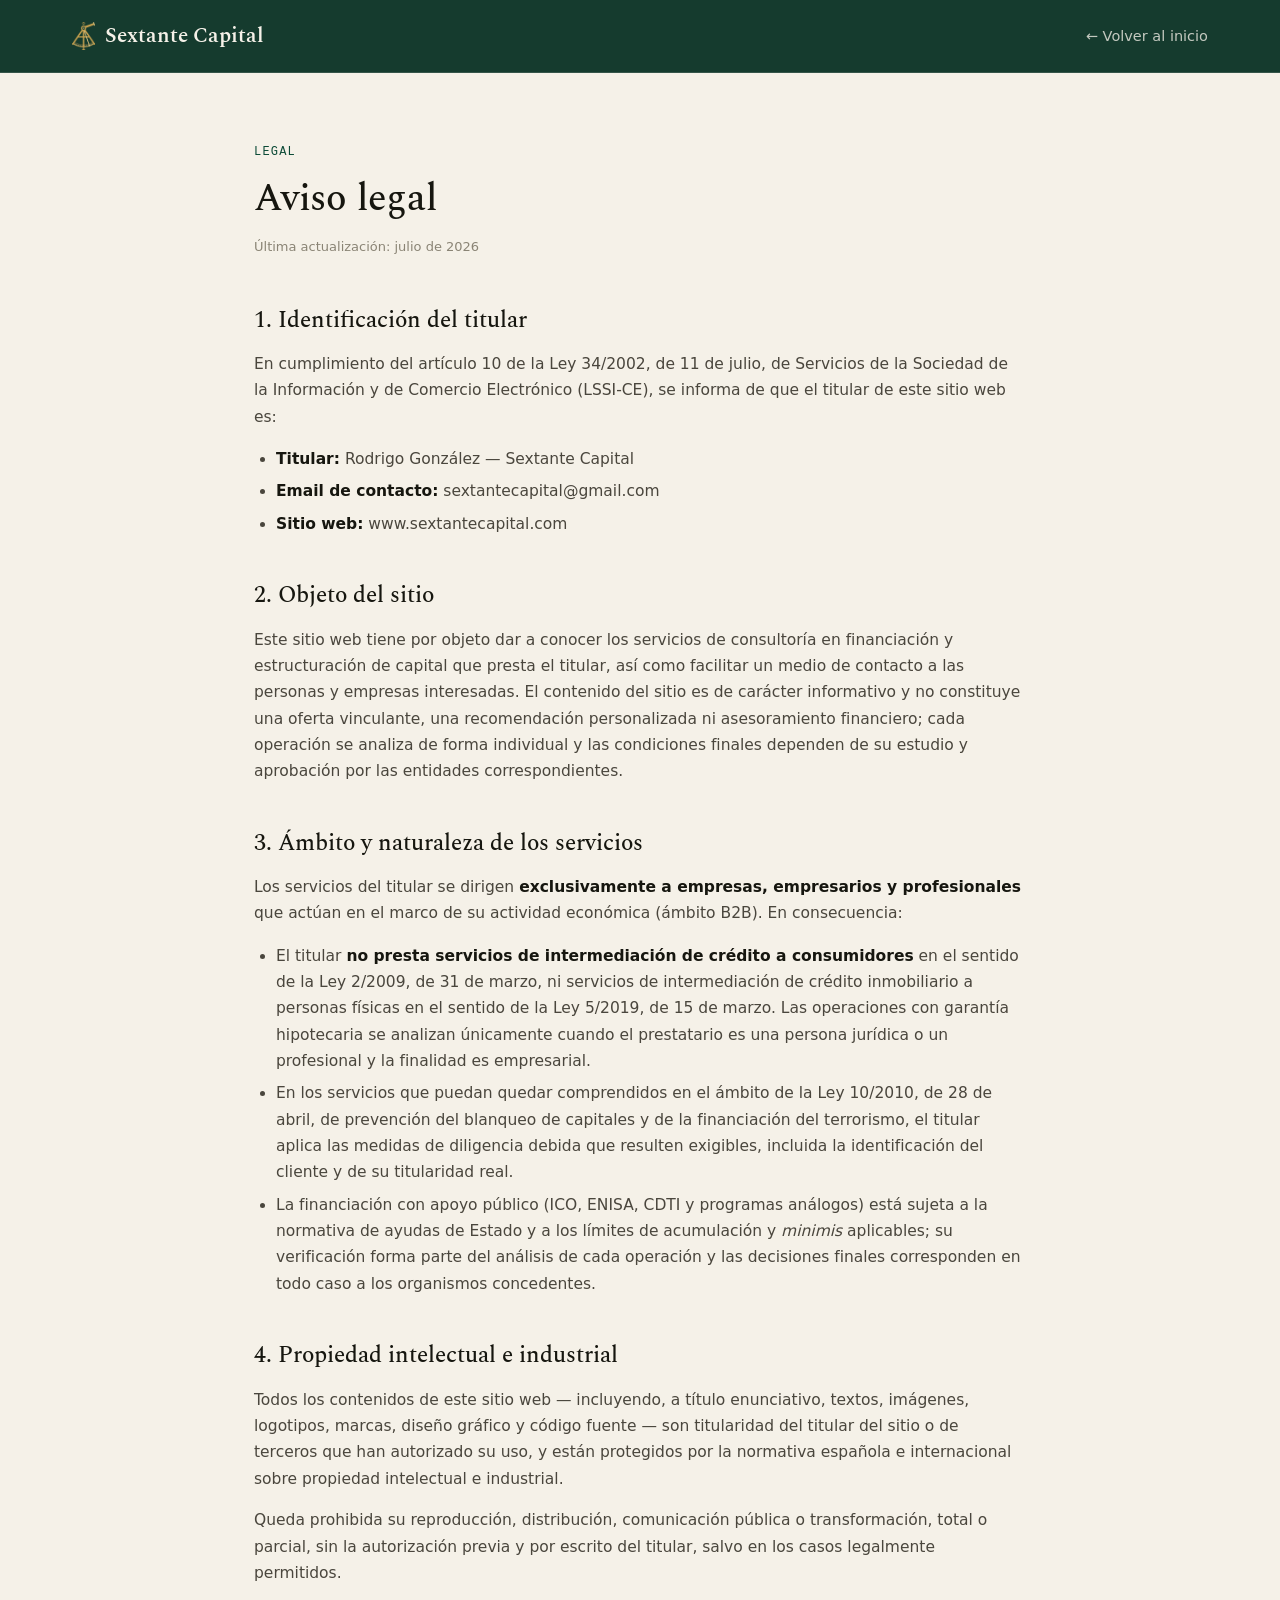
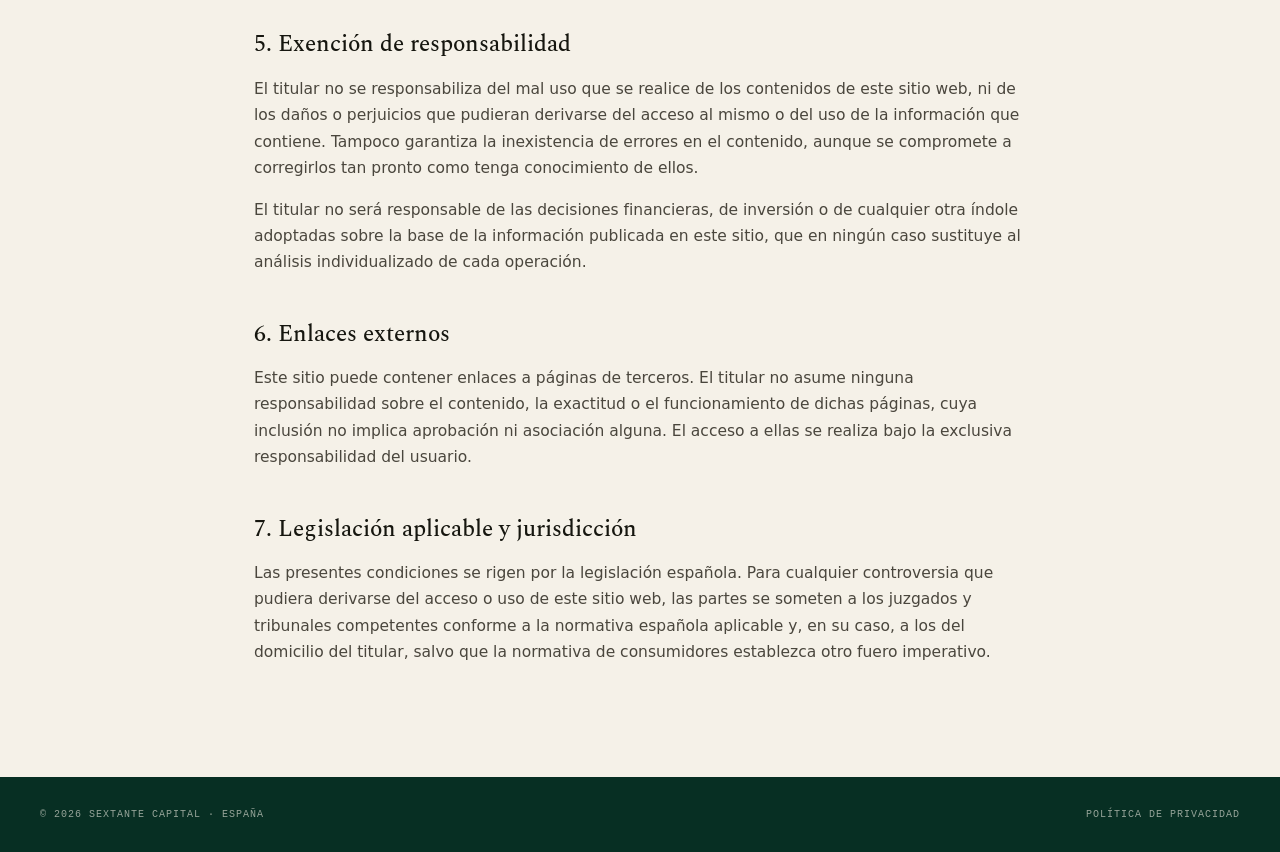
<file: aviso-legal.html>
<!DOCTYPE html>
<html lang="es">
<head>
<meta charset="utf-8">
<meta name="viewport" content="width=device-width, initial-scale=1">
<title>Aviso legal — Sextante Capital</title>
<meta name="robots" content="noindex">
<link rel="icon" href="favicon-32.png?v=2" type="image/png" sizes="32x32">
<link rel="icon" href="favicon-48.png?v=2" type="image/png" sizes="48x48">
<link rel="apple-touch-icon" href="apple-touch-icon.png?v=2">
<link rel="preconnect" href="https://fonts.googleapis.com">
<link rel="preconnect" href="https://fonts.gstatic.com" crossorigin>
<link href="https://fonts.googleapis.com/css2?family=Spectral:ital,wght@0,400;0,500;0,600;0,700;1,400;1,500;1,600&display=swap" rel="stylesheet">
<link rel="stylesheet" href="legal.css">
</head>
<body>

<header class="site-header">
  <div class="container">
    <a href="index.html" class="brand"><img src="logo.png?v=2" alt="" aria-hidden="true">Sextante Capital</a>
    <a href="index.html" class="back-link">← Volver al inicio</a>
  </div>
</header>

<main>
  <div class="eyebrow">Legal</div>
  <h1>Aviso legal</h1>
  <p class="updated">Última actualización: julio de 2026</p>

  <h2>1. Identificación del titular</h2>
  <p>En cumplimiento del artículo 10 de la Ley 34/2002, de 11 de julio, de Servicios de la Sociedad de la Información y de Comercio Electrónico (LSSI-CE), se informa de que el titular de este sitio web es:</p>
  <ul>
    <li><strong>Titular:</strong> Rodrigo González — Sextante Capital</li>
    <li><strong>Email de contacto:</strong> sextantecapital@gmail.com</li>
    <li><strong>Sitio web:</strong> www.sextantecapital.com</li>
  </ul>

  <h2>2. Objeto del sitio</h2>
  <p>Este sitio web tiene por objeto dar a conocer los servicios de consultoría en financiación y estructuración de capital que presta el titular, así como facilitar un medio de contacto a las personas y empresas interesadas. El contenido del sitio es de carácter informativo y no constituye una oferta vinculante, una recomendación personalizada ni asesoramiento financiero; cada operación se analiza de forma individual y las condiciones finales dependen de su estudio y aprobación por las entidades correspondientes.</p>

  <h2>3. Ámbito y naturaleza de los servicios</h2>
  <p>Los servicios del titular se dirigen <strong>exclusivamente a empresas, empresarios y profesionales</strong> que actúan en el marco de su actividad económica (ámbito B2B). En consecuencia:</p>
  <ul>
    <li>El titular <strong>no presta servicios de intermediación de crédito a consumidores</strong> en el sentido de la Ley 2/2009, de 31 de marzo, ni servicios de intermediación de crédito inmobiliario a personas físicas en el sentido de la Ley 5/2019, de 15 de marzo. Las operaciones con garantía hipotecaria se analizan únicamente cuando el prestatario es una persona jurídica o un profesional y la finalidad es empresarial.</li>
    <li>En los servicios que puedan quedar comprendidos en el ámbito de la Ley 10/2010, de 28 de abril, de prevención del blanqueo de capitales y de la financiación del terrorismo, el titular aplica las medidas de diligencia debida que resulten exigibles, incluida la identificación del cliente y de su titularidad real.</li>
    <li>La financiación con apoyo público (ICO, ENISA, CDTI y programas análogos) está sujeta a la normativa de ayudas de Estado y a los límites de acumulación y <em>minimis</em> aplicables; su verificación forma parte del análisis de cada operación y las decisiones finales corresponden en todo caso a los organismos concedentes.</li>
  </ul>

  <h2>4. Propiedad intelectual e industrial</h2>
  <p>Todos los contenidos de este sitio web — incluyendo, a título enunciativo, textos, imágenes, logotipos, marcas, diseño gráfico y código fuente — son titularidad del titular del sitio o de terceros que han autorizado su uso, y están protegidos por la normativa española e internacional sobre propiedad intelectual e industrial.</p>
  <p>Queda prohibida su reproducción, distribución, comunicación pública o transformación, total o parcial, sin la autorización previa y por escrito del titular, salvo en los casos legalmente permitidos.</p>

  <h2>5. Exención de responsabilidad</h2>
  <p>El titular no se responsabiliza del mal uso que se realice de los contenidos de este sitio web, ni de los daños o perjuicios que pudieran derivarse del acceso al mismo o del uso de la información que contiene. Tampoco garantiza la inexistencia de errores en el contenido, aunque se compromete a corregirlos tan pronto como tenga conocimiento de ellos.</p>
  <p>El titular no será responsable de las decisiones financieras, de inversión o de cualquier otra índole adoptadas sobre la base de la información publicada en este sitio, que en ningún caso sustituye al análisis individualizado de cada operación.</p>

  <h2>6. Enlaces externos</h2>
  <p>Este sitio puede contener enlaces a páginas de terceros. El titular no asume ninguna responsabilidad sobre el contenido, la exactitud o el funcionamiento de dichas páginas, cuya inclusión no implica aprobación ni asociación alguna. El acceso a ellas se realiza bajo la exclusiva responsabilidad del usuario.</p>

  <h2>7. Legislación aplicable y jurisdicción</h2>
  <p>Las presentes condiciones se rigen por la legislación española. Para cualquier controversia que pudiera derivarse del acceso o uso de este sitio web, las partes se someten a los juzgados y tribunales competentes conforme a la normativa española aplicable y, en su caso, a los del domicilio del titular, salvo que la normativa de consumidores establezca otro fuero imperativo.</p>
</main>

<footer class="site-footer">
  <div class="container">
    <span>© 2026 Sextante Capital · España</span>
    <a href="privacidad.html">Política de privacidad</a>
  </div>
</footer>

</body>
</html>
</file>
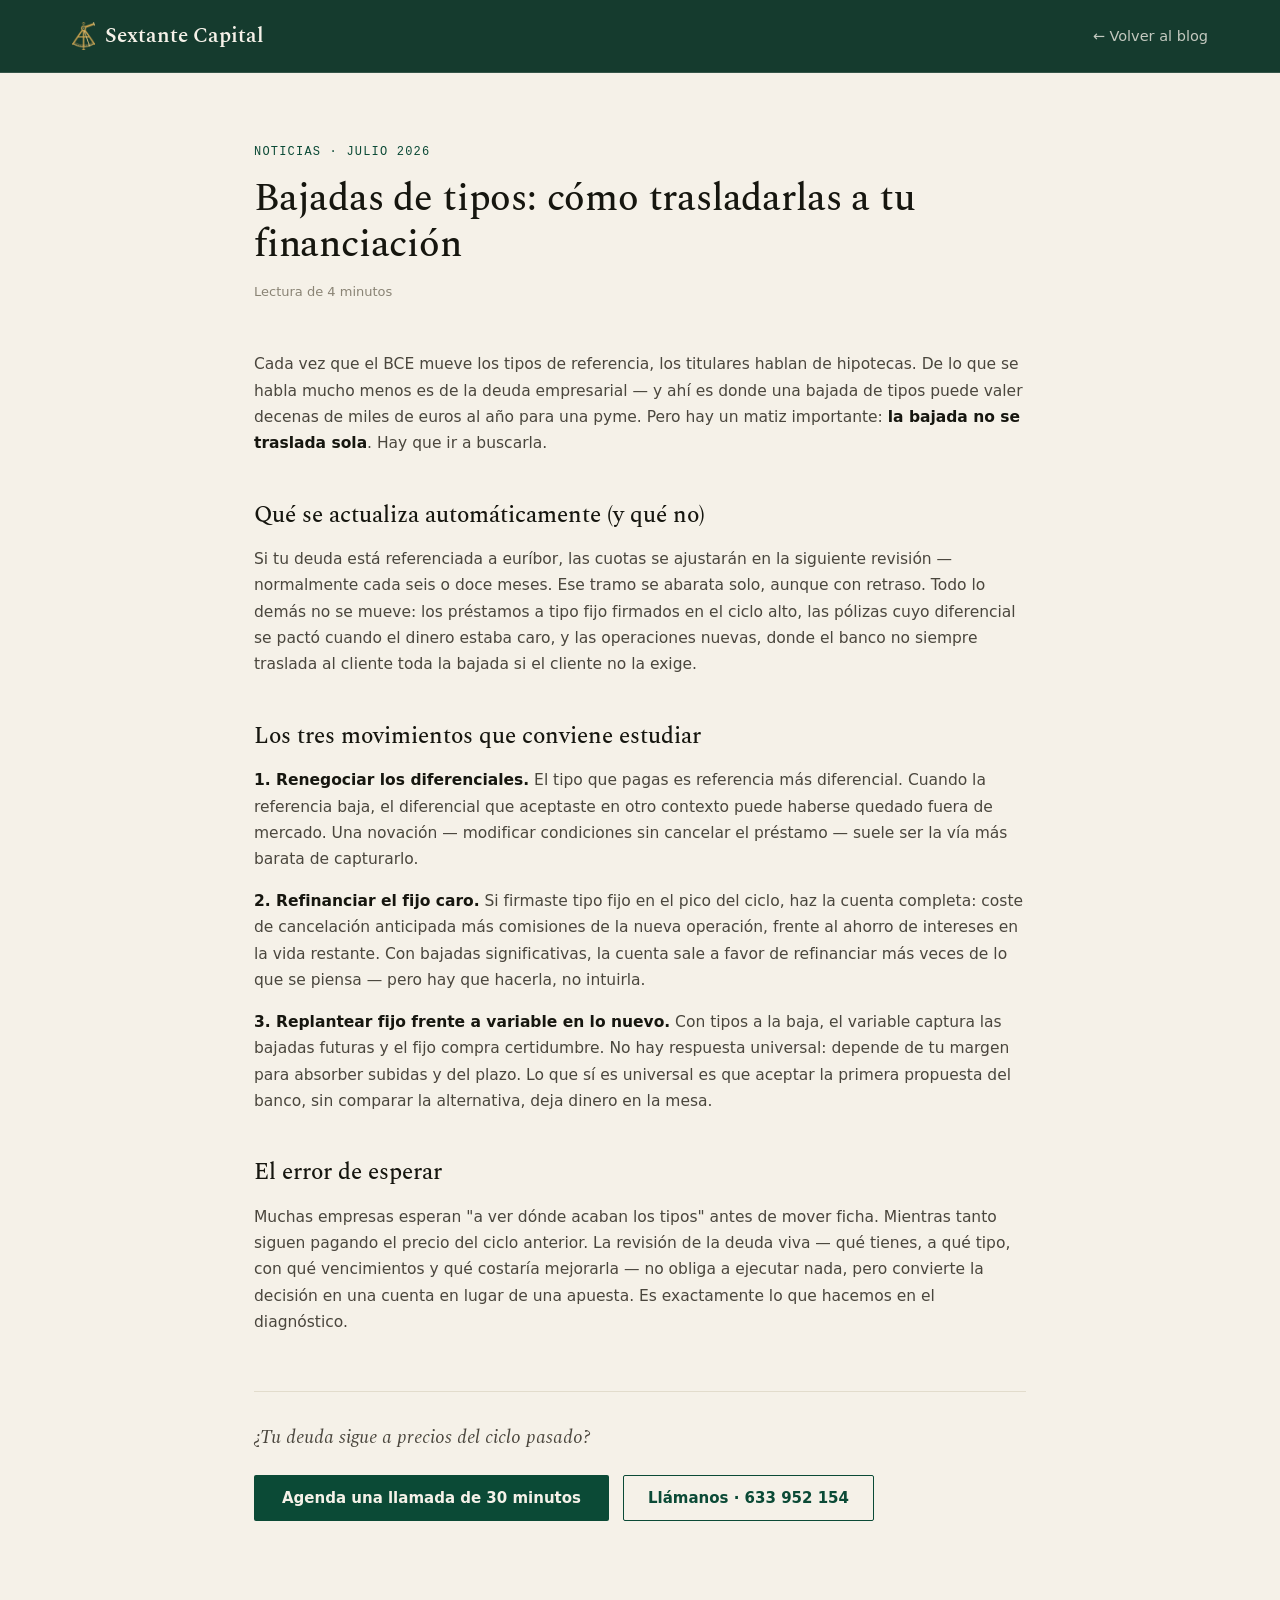
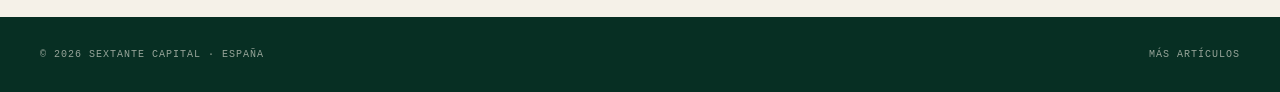
<file: blog-bajadas-de-tipos.html>
<!DOCTYPE html>
<html lang="es">
<head>
<meta charset="utf-8">
<meta name="viewport" content="width=device-width, initial-scale=1">
<title>Bajadas de tipos: cómo trasladarlas a tu financiación — Sextante Capital</title>
<meta name="description" content="Cuando el BCE mueve los tipos, tu financiación no se abarata sola. Qué revisar en tu deuda viva y cómo capturar la bajada: refinanciación, novación y fijo frente a variable.">
<link rel="icon" href="favicon-32.png?v=2" type="image/png" sizes="32x32">
<link rel="icon" href="favicon-48.png?v=2" type="image/png" sizes="48x48">
<link rel="apple-touch-icon" href="apple-touch-icon.png?v=2">
<link rel="preconnect" href="https://fonts.googleapis.com">
<link rel="preconnect" href="https://fonts.gstatic.com" crossorigin>
<link href="https://fonts.googleapis.com/css2?family=Spectral:ital,wght@0,400;0,500;0,600;0,700;1,400;1,500;1,600&display=swap" rel="stylesheet">
<link rel="stylesheet" href="legal.css">
<link rel="stylesheet" href="blog.css">
</head>
<body>

<header class="site-header">
  <div class="container">
    <a href="index.html" class="brand"><img src="logo.png?v=2" alt="" aria-hidden="true">Sextante Capital</a>
    <a href="blog.html" class="back-link">← Volver al blog</a>
  </div>
</header>

<main>
  <div class="eyebrow">Noticias · Julio 2026</div>
  <h1>Bajadas de tipos: cómo trasladarlas a tu financiación</h1>
  <p class="updated">Lectura de 4 minutos</p>

  <p>Cada vez que el BCE mueve los tipos de referencia, los titulares hablan de hipotecas. De lo que se habla mucho menos es de la deuda empresarial — y ahí es donde una bajada de tipos puede valer decenas de miles de euros al año para una pyme. Pero hay un matiz importante: <strong>la bajada no se traslada sola</strong>. Hay que ir a buscarla.</p>

  <h2>Qué se actualiza automáticamente (y qué no)</h2>
  <p>Si tu deuda está referenciada a euríbor, las cuotas se ajustarán en la siguiente revisión — normalmente cada seis o doce meses. Ese tramo se abarata solo, aunque con retraso. Todo lo demás no se mueve: los préstamos a tipo fijo firmados en el ciclo alto, las pólizas cuyo diferencial se pactó cuando el dinero estaba caro, y las operaciones nuevas, donde el banco no siempre traslada al cliente toda la bajada si el cliente no la exige.</p>

  <h2>Los tres movimientos que conviene estudiar</h2>
  <p><strong>1. Renegociar los diferenciales.</strong> El tipo que pagas es referencia más diferencial. Cuando la referencia baja, el diferencial que aceptaste en otro contexto puede haberse quedado fuera de mercado. Una novación — modificar condiciones sin cancelar el préstamo — suele ser la vía más barata de capturarlo.</p>
  <p><strong>2. Refinanciar el fijo caro.</strong> Si firmaste tipo fijo en el pico del ciclo, haz la cuenta completa: coste de cancelación anticipada más comisiones de la nueva operación, frente al ahorro de intereses en la vida restante. Con bajadas significativas, la cuenta sale a favor de refinanciar más veces de lo que se piensa — pero hay que hacerla, no intuirla.</p>
  <p><strong>3. Replantear fijo frente a variable en lo nuevo.</strong> Con tipos a la baja, el variable captura las bajadas futuras y el fijo compra certidumbre. No hay respuesta universal: depende de tu margen para absorber subidas y del plazo. Lo que sí es universal es que aceptar la primera propuesta del banco, sin comparar la alternativa, deja dinero en la mesa.</p>

  <h2>El error de esperar</h2>
  <p>Muchas empresas esperan "a ver dónde acaban los tipos" antes de mover ficha. Mientras tanto siguen pagando el precio del ciclo anterior. La revisión de la deuda viva — qué tienes, a qué tipo, con qué vencimientos y qué costaría mejorarla — no obliga a ejecutar nada, pero convierte la decisión en una cuenta en lugar de una apuesta. Es exactamente lo que hacemos en el diagnóstico.</p>

  <div class="post-cta">
    <p>¿Tu deuda sigue a precios del ciclo pasado?</p>
    <a href="index.html#contacto" class="btn-primary">Agenda una llamada de 30 minutos</a><a href="tel:+34633952154" class="btn-call">Llámanos · 633 952 154</a>
  </div>
</main>

<footer class="site-footer">
  <div class="container">
    <span>© 2026 Sextante Capital · España</span>
    <a href="blog.html">Más artículos</a>
  </div>
</footer>

</body>
</html>
</file>
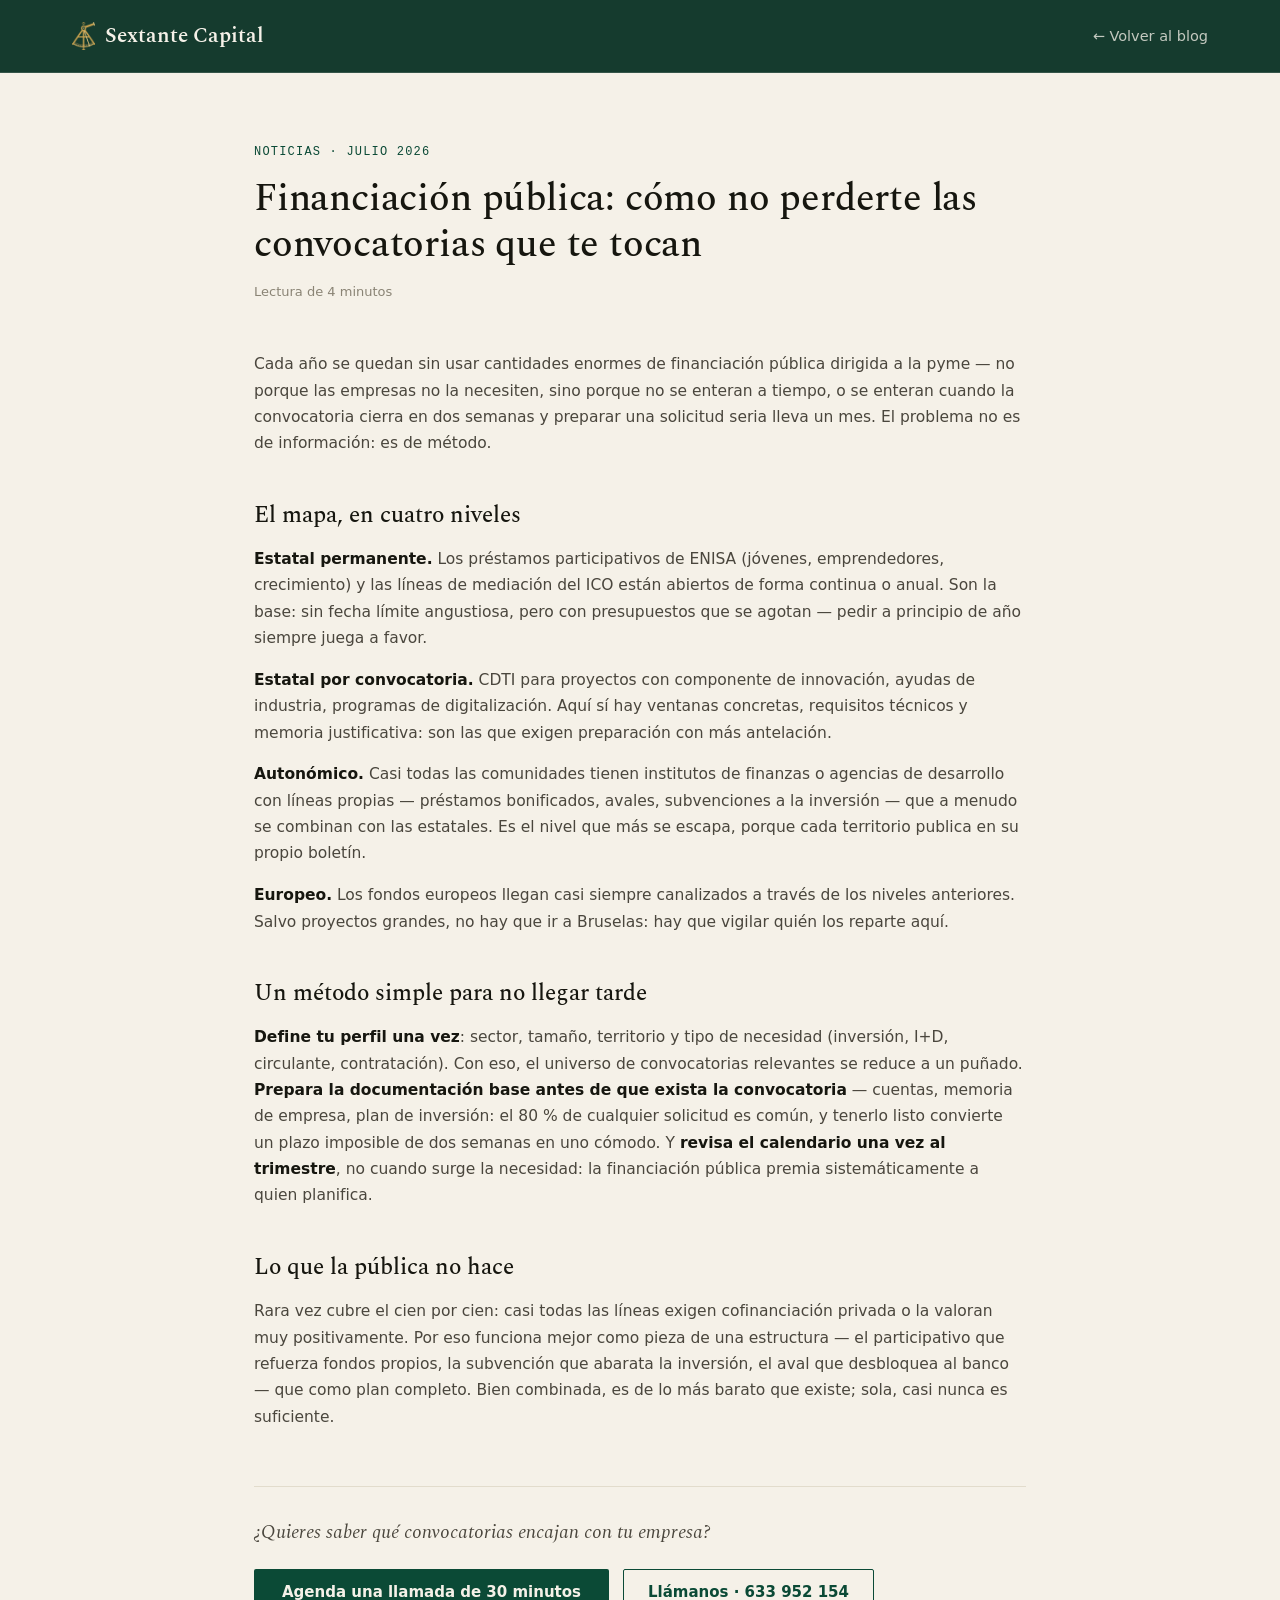
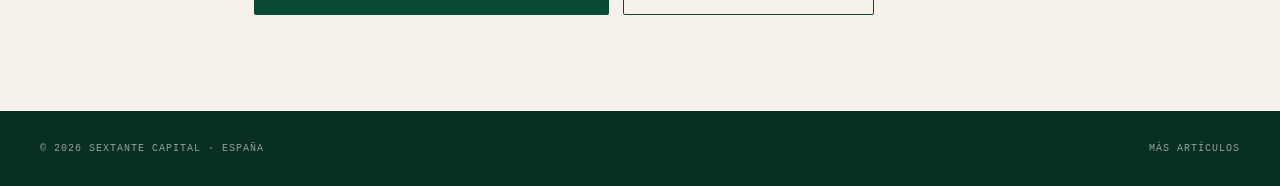
<file: blog-convocatorias-financiacion-publica.html>
<!DOCTYPE html>
<html lang="es">
<head>
<meta charset="utf-8">
<meta name="viewport" content="width=device-width, initial-scale=1">
<title>Financiación pública: cómo no perderte las convocatorias que te tocan — Sextante Capital</title>
<meta name="description" content="ENISA, CDTI, líneas autonómicas y ayudas europeas: el mapa de la financiación pública española y un método simple para no llegar tarde a las convocatorias.">
<link rel="icon" href="favicon-32.png?v=2" type="image/png" sizes="32x32">
<link rel="icon" href="favicon-48.png?v=2" type="image/png" sizes="48x48">
<link rel="apple-touch-icon" href="apple-touch-icon.png?v=2">
<link rel="preconnect" href="https://fonts.googleapis.com">
<link rel="preconnect" href="https://fonts.gstatic.com" crossorigin>
<link href="https://fonts.googleapis.com/css2?family=Spectral:ital,wght@0,400;0,500;0,600;0,700;1,400;1,500;1,600&display=swap" rel="stylesheet">
<link rel="stylesheet" href="legal.css">
<link rel="stylesheet" href="blog.css">
</head>
<body>

<header class="site-header">
  <div class="container">
    <a href="index.html" class="brand"><img src="logo.png?v=2" alt="" aria-hidden="true">Sextante Capital</a>
    <a href="blog.html" class="back-link">← Volver al blog</a>
  </div>
</header>

<main>
  <div class="eyebrow">Noticias · Julio 2026</div>
  <h1>Financiación pública: cómo no perderte las convocatorias que te tocan</h1>
  <p class="updated">Lectura de 4 minutos</p>

  <p>Cada año se quedan sin usar cantidades enormes de financiación pública dirigida a la pyme — no porque las empresas no la necesiten, sino porque no se enteran a tiempo, o se enteran cuando la convocatoria cierra en dos semanas y preparar una solicitud seria lleva un mes. El problema no es de información: es de método.</p>

  <h2>El mapa, en cuatro niveles</h2>
  <p><strong>Estatal permanente.</strong> Los préstamos participativos de ENISA (jóvenes, emprendedores, crecimiento) y las líneas de mediación del ICO están abiertos de forma continua o anual. Son la base: sin fecha límite angustiosa, pero con presupuestos que se agotan — pedir a principio de año siempre juega a favor.</p>
  <p><strong>Estatal por convocatoria.</strong> CDTI para proyectos con componente de innovación, ayudas de industria, programas de digitalización. Aquí sí hay ventanas concretas, requisitos técnicos y memoria justificativa: son las que exigen preparación con más antelación.</p>
  <p><strong>Autonómico.</strong> Casi todas las comunidades tienen institutos de finanzas o agencias de desarrollo con líneas propias — préstamos bonificados, avales, subvenciones a la inversión — que a menudo se combinan con las estatales. Es el nivel que más se escapa, porque cada territorio publica en su propio boletín.</p>
  <p><strong>Europeo.</strong> Los fondos europeos llegan casi siempre canalizados a través de los niveles anteriores. Salvo proyectos grandes, no hay que ir a Bruselas: hay que vigilar quién los reparte aquí.</p>

  <h2>Un método simple para no llegar tarde</h2>
  <p><strong>Define tu perfil una vez</strong>: sector, tamaño, territorio y tipo de necesidad (inversión, I+D, circulante, contratación). Con eso, el universo de convocatorias relevantes se reduce a un puñado. <strong>Prepara la documentación base antes de que exista la convocatoria</strong> — cuentas, memoria de empresa, plan de inversión: el 80&nbsp;% de cualquier solicitud es común, y tenerlo listo convierte un plazo imposible de dos semanas en uno cómodo. Y <strong>revisa el calendario una vez al trimestre</strong>, no cuando surge la necesidad: la financiación pública premia sistemáticamente a quien planifica.</p>

  <h2>Lo que la pública no hace</h2>
  <p>Rara vez cubre el cien por cien: casi todas las líneas exigen cofinanciación privada o la valoran muy positivamente. Por eso funciona mejor como pieza de una estructura — el participativo que refuerza fondos propios, la subvención que abarata la inversión, el aval que desbloquea al banco — que como plan completo. Bien combinada, es de lo más barato que existe; sola, casi nunca es suficiente.</p>

  <div class="post-cta">
    <p>¿Quieres saber qué convocatorias encajan con tu empresa?</p>
    <a href="index.html#contacto" class="btn-primary">Agenda una llamada de 30 minutos</a><a href="tel:+34633952154" class="btn-call">Llámanos · 633 952 154</a>
  </div>
</main>

<footer class="site-footer">
  <div class="container">
    <span>© 2026 Sextante Capital · España</span>
    <a href="blog.html">Más artículos</a>
  </div>
</footer>

</body>
</html>
</file>
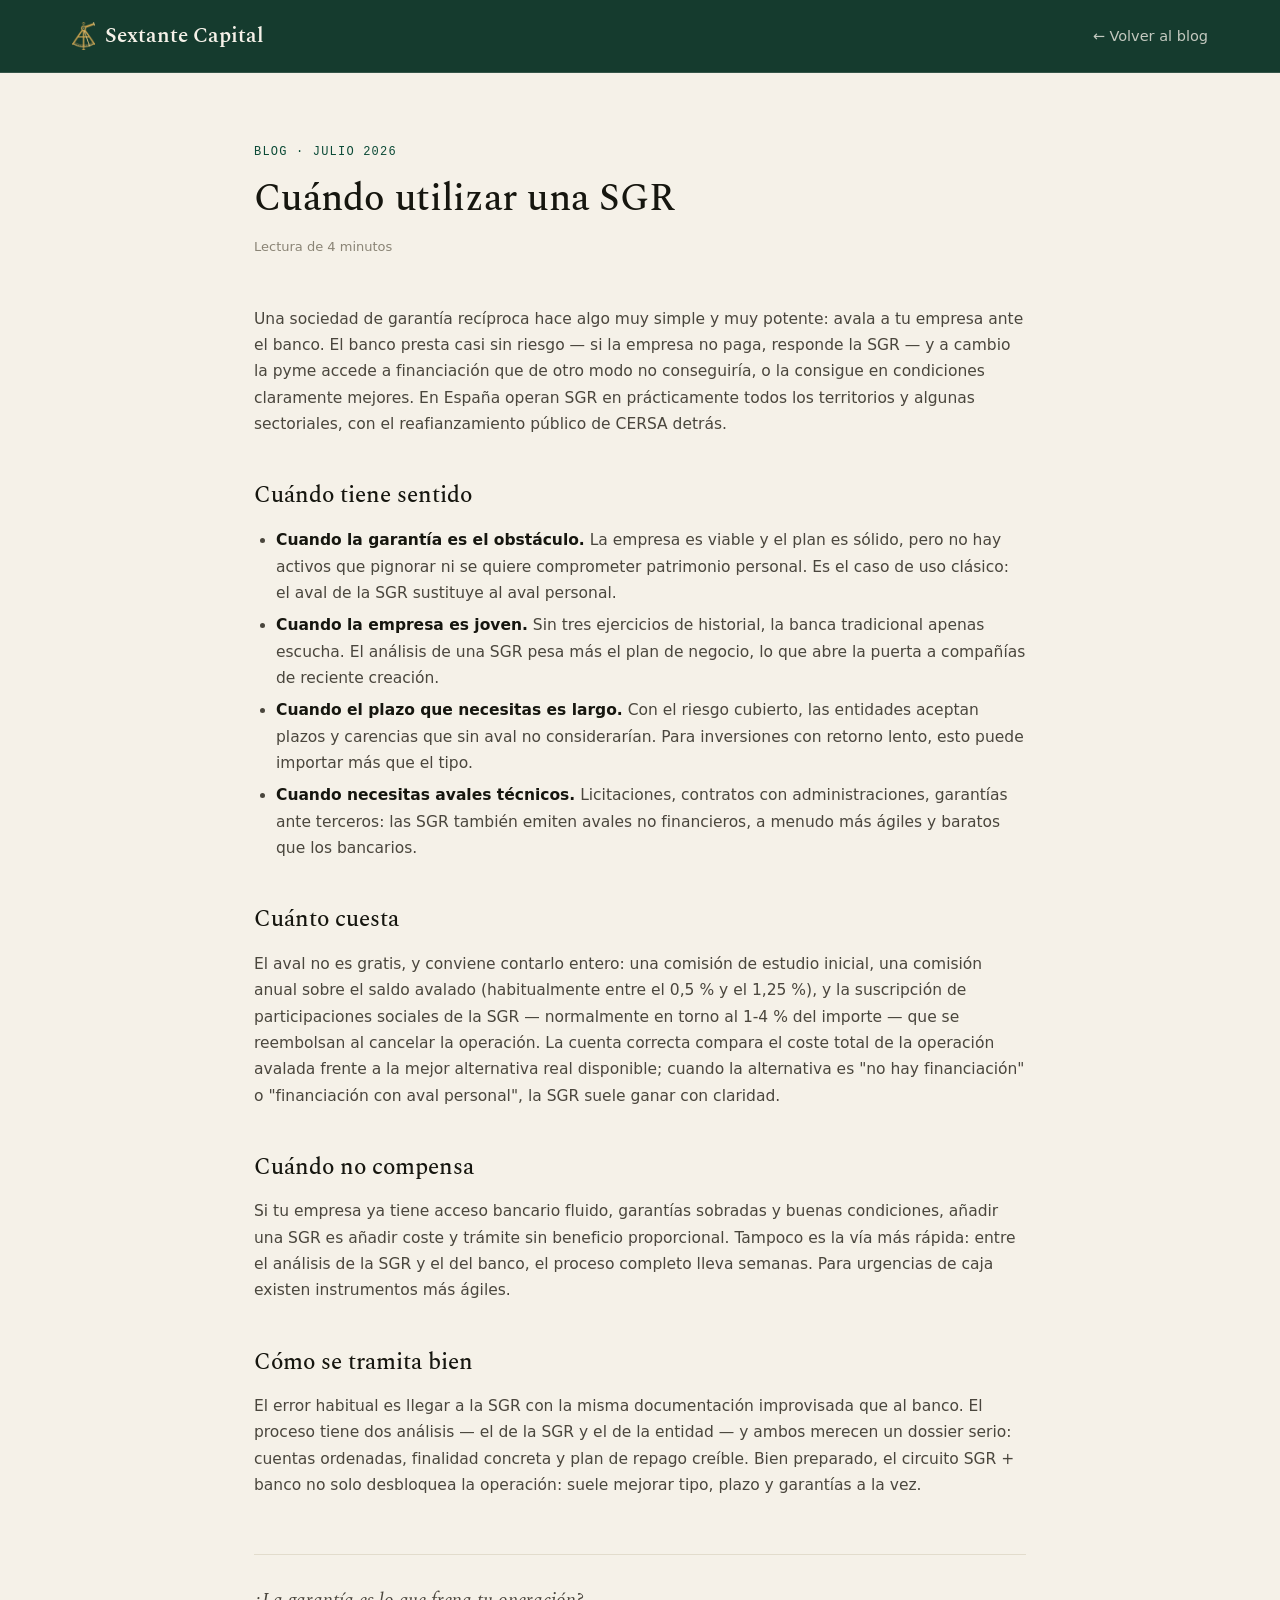
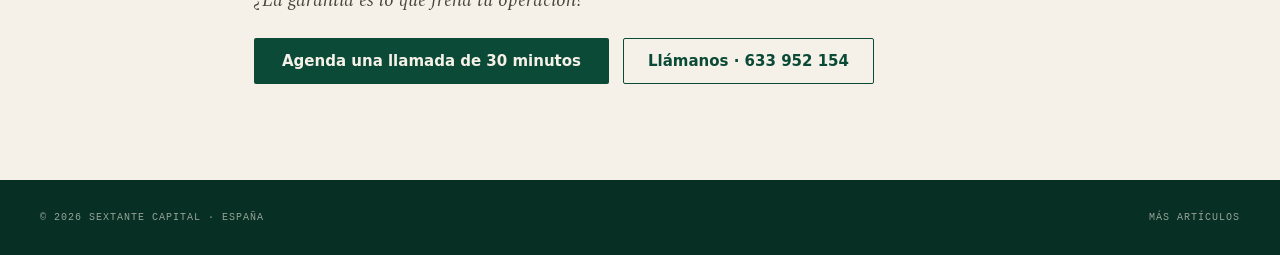
<file: blog-cuando-utilizar-una-sgr.html>
<!DOCTYPE html>
<html lang="es">
<head>
<meta charset="utf-8">
<meta name="viewport" content="width=device-width, initial-scale=1">
<title>Cuándo utilizar una SGR — Sextante Capital</title>
<meta name="description" content="Qué es una sociedad de garantía recíproca, cuánto cuesta, cuándo compensa y cómo se tramita el aval de una SGR para financiar tu pyme.">
<link rel="icon" href="favicon-32.png?v=2" type="image/png" sizes="32x32">
<link rel="icon" href="favicon-48.png?v=2" type="image/png" sizes="48x48">
<link rel="apple-touch-icon" href="apple-touch-icon.png?v=2">
<link rel="preconnect" href="https://fonts.googleapis.com">
<link rel="preconnect" href="https://fonts.gstatic.com" crossorigin>
<link href="https://fonts.googleapis.com/css2?family=Spectral:ital,wght@0,400;0,500;0,600;0,700;1,400;1,500;1,600&display=swap" rel="stylesheet">
<link rel="stylesheet" href="legal.css">
<link rel="stylesheet" href="blog.css">
</head>
<body>

<header class="site-header">
  <div class="container">
    <a href="index.html" class="brand"><img src="logo.png?v=2" alt="" aria-hidden="true">Sextante Capital</a>
    <a href="blog.html" class="back-link">← Volver al blog</a>
  </div>
</header>

<main>
  <div class="eyebrow">Blog · Julio 2026</div>
  <h1>Cuándo utilizar una SGR</h1>
  <p class="updated">Lectura de 4 minutos</p>

  <p>Una sociedad de garantía recíproca hace algo muy simple y muy potente: avala a tu empresa ante el banco. El banco presta casi sin riesgo — si la empresa no paga, responde la SGR — y a cambio la pyme accede a financiación que de otro modo no conseguiría, o la consigue en condiciones claramente mejores. En España operan SGR en prácticamente todos los territorios y algunas sectoriales, con el reafianzamiento público de CERSA detrás.</p>

  <h2>Cuándo tiene sentido</h2>
  <ul>
    <li><strong>Cuando la garantía es el obstáculo.</strong> La empresa es viable y el plan es sólido, pero no hay activos que pignorar ni se quiere comprometer patrimonio personal. Es el caso de uso clásico: el aval de la SGR sustituye al aval personal.</li>
    <li><strong>Cuando la empresa es joven.</strong> Sin tres ejercicios de historial, la banca tradicional apenas escucha. El análisis de una SGR pesa más el plan de negocio, lo que abre la puerta a compañías de reciente creación.</li>
    <li><strong>Cuando el plazo que necesitas es largo.</strong> Con el riesgo cubierto, las entidades aceptan plazos y carencias que sin aval no considerarían. Para inversiones con retorno lento, esto puede importar más que el tipo.</li>
    <li><strong>Cuando necesitas avales técnicos.</strong> Licitaciones, contratos con administraciones, garantías ante terceros: las SGR también emiten avales no financieros, a menudo más ágiles y baratos que los bancarios.</li>
  </ul>

  <h2>Cuánto cuesta</h2>
  <p>El aval no es gratis, y conviene contarlo entero: una comisión de estudio inicial, una comisión anual sobre el saldo avalado (habitualmente entre el 0,5 % y el 1,25 %), y la suscripción de participaciones sociales de la SGR — normalmente en torno al 1-4 % del importe — que se reembolsan al cancelar la operación. La cuenta correcta compara el coste total de la operación avalada frente a la mejor alternativa real disponible; cuando la alternativa es "no hay financiación" o "financiación con aval personal", la SGR suele ganar con claridad.</p>

  <h2>Cuándo no compensa</h2>
  <p>Si tu empresa ya tiene acceso bancario fluido, garantías sobradas y buenas condiciones, añadir una SGR es añadir coste y trámite sin beneficio proporcional. Tampoco es la vía más rápida: entre el análisis de la SGR y el del banco, el proceso completo lleva semanas. Para urgencias de caja existen instrumentos más ágiles.</p>

  <h2>Cómo se tramita bien</h2>
  <p>El error habitual es llegar a la SGR con la misma documentación improvisada que al banco. El proceso tiene dos análisis — el de la SGR y el de la entidad — y ambos merecen un dossier serio: cuentas ordenadas, finalidad concreta y plan de repago creíble. Bien preparado, el circuito SGR + banco no solo desbloquea la operación: suele mejorar tipo, plazo y garantías a la vez.</p>

  <div class="post-cta">
    <p>¿La garantía es lo que frena tu operación?</p>
    <a href="index.html#contacto" class="btn-primary">Agenda una llamada de 30 minutos</a><a href="tel:+34633952154" class="btn-call">Llámanos · 633 952 154</a>
  </div>
</main>

<footer class="site-footer">
  <div class="container">
    <span>© 2026 Sextante Capital · España</span>
    <a href="blog.html">Más artículos</a>
  </div>
</footer>

</body>
</html>
</file>
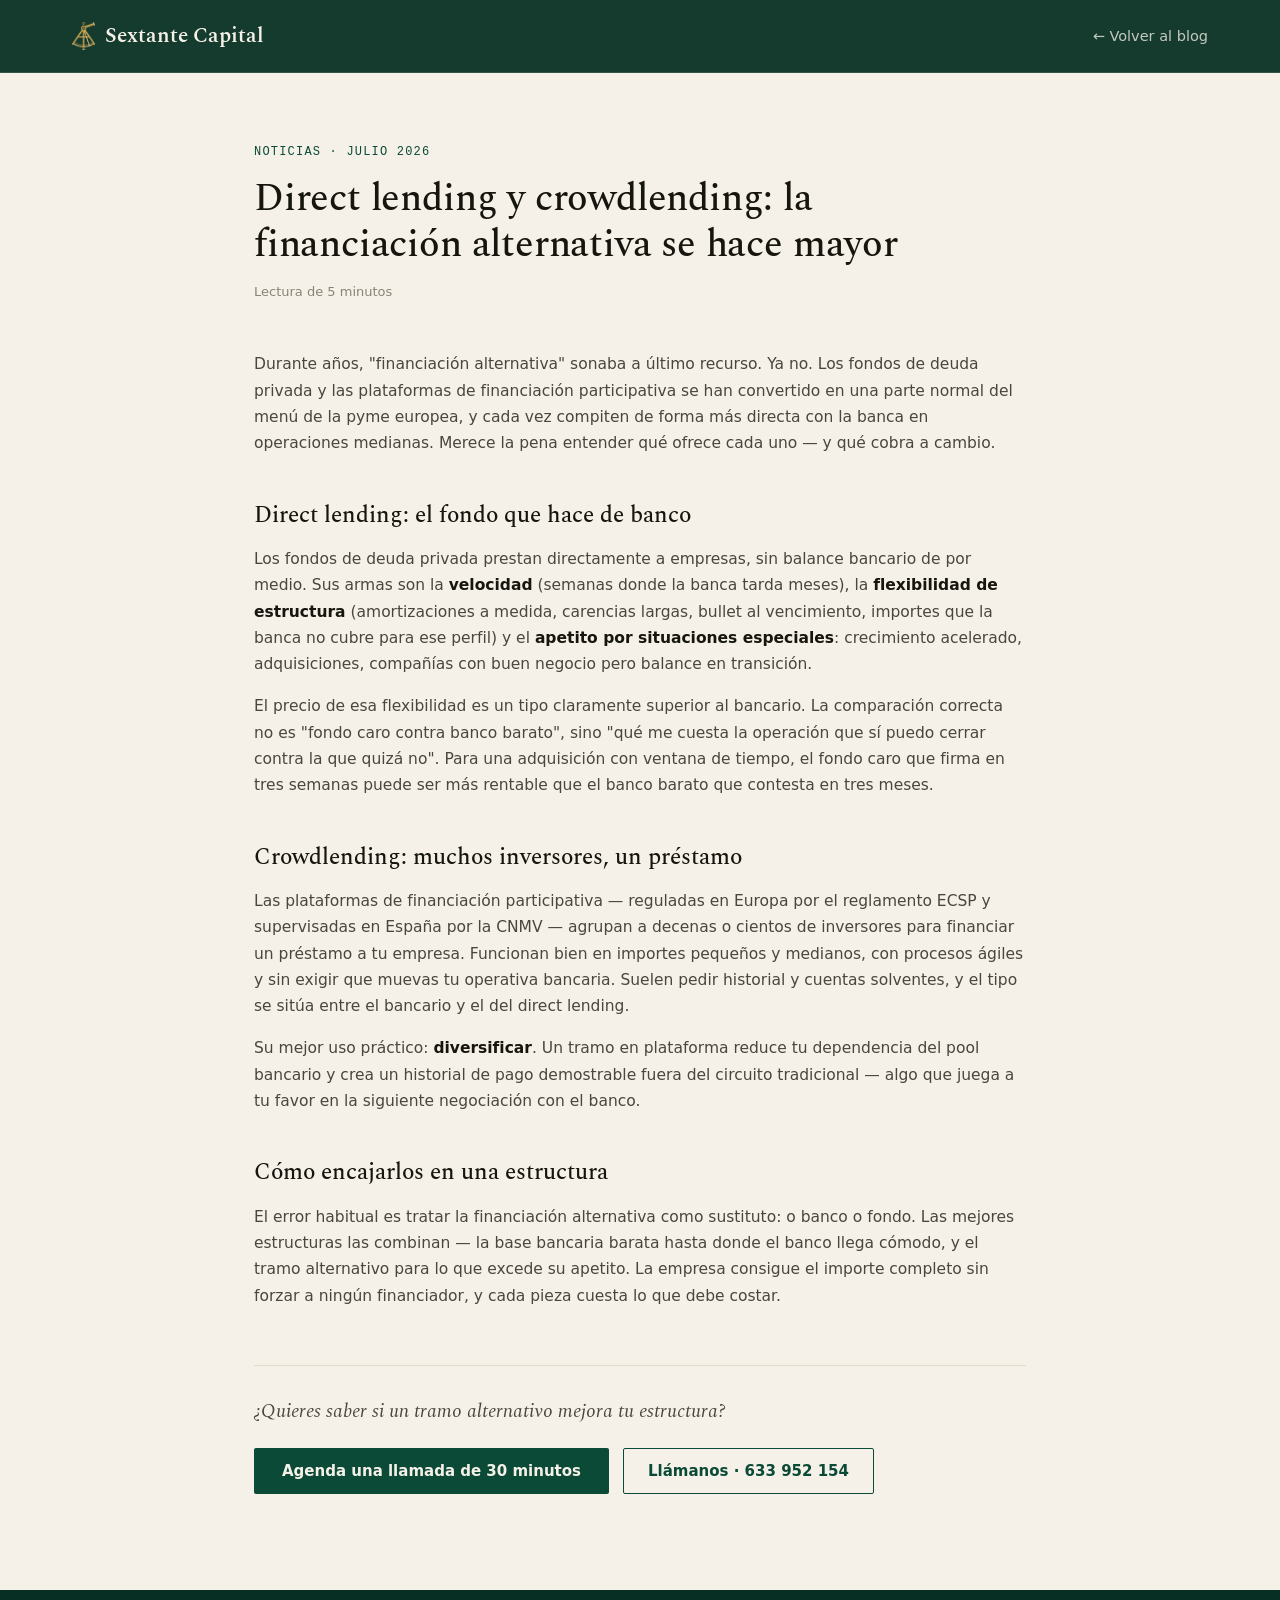
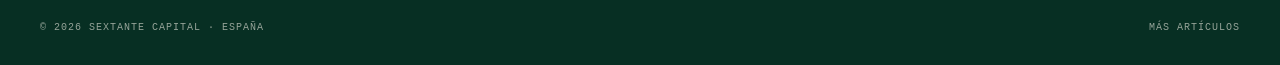
<file: blog-financiacion-alternativa.html>
<!DOCTYPE html>
<html lang="es">
<head>
<meta charset="utf-8">
<meta name="viewport" content="width=device-width, initial-scale=1">
<title>Direct lending y crowdlending: la financiación alternativa se hace mayor — Sextante Capital</title>
<meta name="description" content="Los fondos de deuda privada y las plataformas de crowdlending ya compiten con la banca por la pyme española. Qué ofrecen, qué cuestan y cuándo tienen sentido.">
<link rel="icon" href="favicon-32.png?v=2" type="image/png" sizes="32x32">
<link rel="icon" href="favicon-48.png?v=2" type="image/png" sizes="48x48">
<link rel="apple-touch-icon" href="apple-touch-icon.png?v=2">
<link rel="preconnect" href="https://fonts.googleapis.com">
<link rel="preconnect" href="https://fonts.gstatic.com" crossorigin>
<link href="https://fonts.googleapis.com/css2?family=Spectral:ital,wght@0,400;0,500;0,600;0,700;1,400;1,500;1,600&display=swap" rel="stylesheet">
<link rel="stylesheet" href="legal.css">
<link rel="stylesheet" href="blog.css">
</head>
<body>

<header class="site-header">
  <div class="container">
    <a href="index.html" class="brand"><img src="logo.png?v=2" alt="" aria-hidden="true">Sextante Capital</a>
    <a href="blog.html" class="back-link">← Volver al blog</a>
  </div>
</header>

<main>
  <div class="eyebrow">Noticias · Julio 2026</div>
  <h1>Direct lending y crowdlending: la financiación alternativa se hace mayor</h1>
  <p class="updated">Lectura de 5 minutos</p>

  <p>Durante años, "financiación alternativa" sonaba a último recurso. Ya no. Los fondos de deuda privada y las plataformas de financiación participativa se han convertido en una parte normal del menú de la pyme europea, y cada vez compiten de forma más directa con la banca en operaciones medianas. Merece la pena entender qué ofrece cada uno — y qué cobra a cambio.</p>

  <h2>Direct lending: el fondo que hace de banco</h2>
  <p>Los fondos de deuda privada prestan directamente a empresas, sin balance bancario de por medio. Sus armas son la <strong>velocidad</strong> (semanas donde la banca tarda meses), la <strong>flexibilidad de estructura</strong> (amortizaciones a medida, carencias largas, bullet al vencimiento, importes que la banca no cubre para ese perfil) y el <strong>apetito por situaciones especiales</strong>: crecimiento acelerado, adquisiciones, compañías con buen negocio pero balance en transición.</p>
  <p>El precio de esa flexibilidad es un tipo claramente superior al bancario. La comparación correcta no es "fondo caro contra banco barato", sino "qué me cuesta la operación que sí puedo cerrar contra la que quizá no". Para una adquisición con ventana de tiempo, el fondo caro que firma en tres semanas puede ser más rentable que el banco barato que contesta en tres meses.</p>

  <h2>Crowdlending: muchos inversores, un préstamo</h2>
  <p>Las plataformas de financiación participativa — reguladas en Europa por el reglamento ECSP y supervisadas en España por la CNMV — agrupan a decenas o cientos de inversores para financiar un préstamo a tu empresa. Funcionan bien en importes pequeños y medianos, con procesos ágiles y sin exigir que muevas tu operativa bancaria. Suelen pedir historial y cuentas solventes, y el tipo se sitúa entre el bancario y el del direct lending.</p>
  <p>Su mejor uso práctico: <strong>diversificar</strong>. Un tramo en plataforma reduce tu dependencia del pool bancario y crea un historial de pago demostrable fuera del circuito tradicional — algo que juega a tu favor en la siguiente negociación con el banco.</p>

  <h2>Cómo encajarlos en una estructura</h2>
  <p>El error habitual es tratar la financiación alternativa como sustituto: o banco o fondo. Las mejores estructuras las combinan — la base bancaria barata hasta donde el banco llega cómodo, y el tramo alternativo para lo que excede su apetito. La empresa consigue el importe completo sin forzar a ningún financiador, y cada pieza cuesta lo que debe costar.</p>

  <div class="post-cta">
    <p>¿Quieres saber si un tramo alternativo mejora tu estructura?</p>
    <a href="index.html#contacto" class="btn-primary">Agenda una llamada de 30 minutos</a><a href="tel:+34633952154" class="btn-call">Llámanos · 633 952 154</a>
  </div>
</main>

<footer class="site-footer">
  <div class="container">
    <span>© 2026 Sextante Capital · España</span>
    <a href="blog.html">Más artículos</a>
  </div>
</footer>

</body>
</html>
</file>
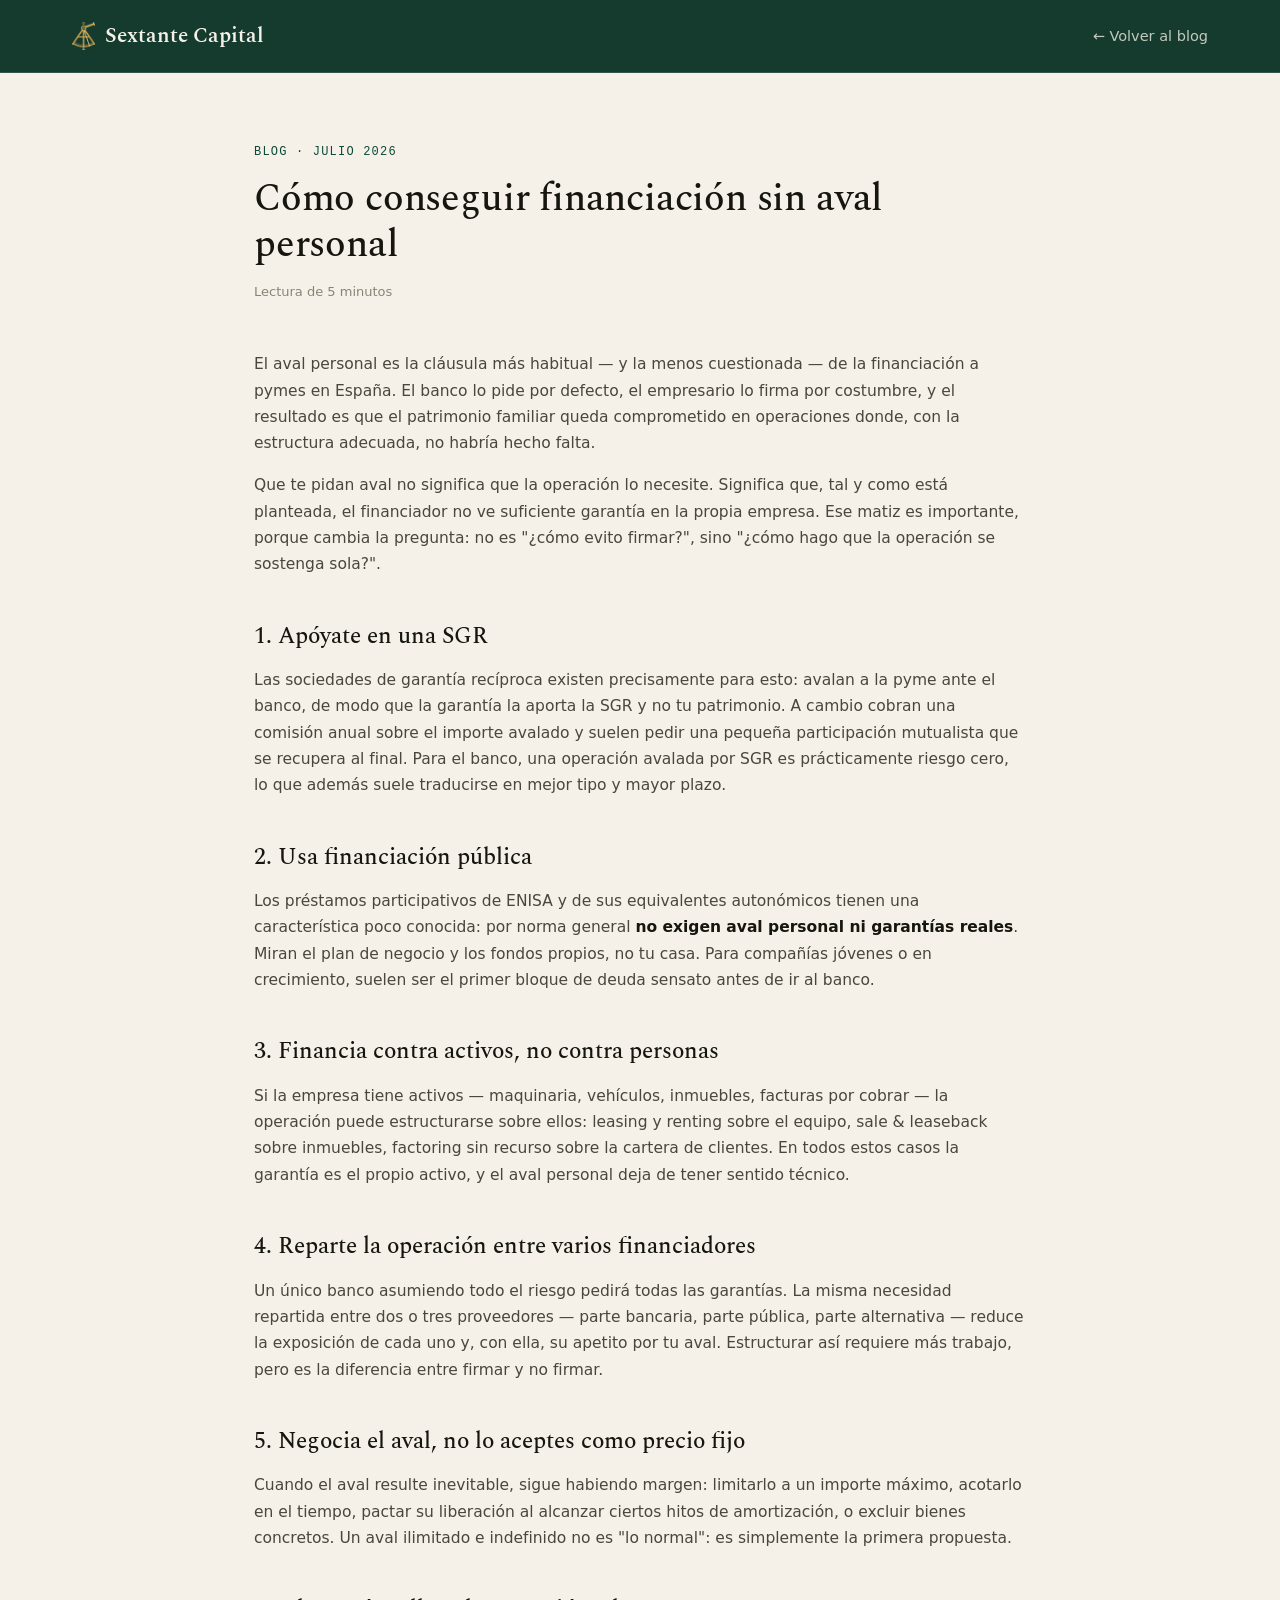
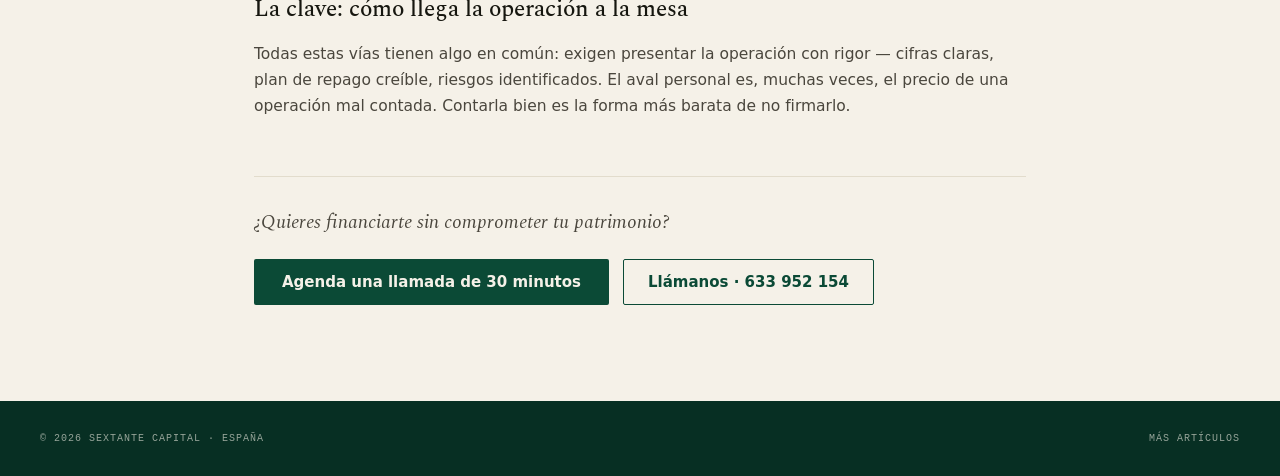
<file: blog-financiacion-sin-aval-personal.html>
<!DOCTYPE html>
<html lang="es">
<head>
<meta charset="utf-8">
<meta name="viewport" content="width=device-width, initial-scale=1">
<title>Cómo conseguir financiación sin aval personal — Sextante Capital</title>
<meta name="description" content="Alternativas reales para financiar tu empresa sin comprometer tu patrimonio personal: SGR, financiación pública, garantías de activo y estructura de la operación.">
<link rel="icon" href="favicon-32.png?v=2" type="image/png" sizes="32x32">
<link rel="icon" href="favicon-48.png?v=2" type="image/png" sizes="48x48">
<link rel="apple-touch-icon" href="apple-touch-icon.png?v=2">
<link rel="preconnect" href="https://fonts.googleapis.com">
<link rel="preconnect" href="https://fonts.gstatic.com" crossorigin>
<link href="https://fonts.googleapis.com/css2?family=Spectral:ital,wght@0,400;0,500;0,600;0,700;1,400;1,500;1,600&display=swap" rel="stylesheet">
<link rel="stylesheet" href="legal.css">
<link rel="stylesheet" href="blog.css">
</head>
<body>

<header class="site-header">
  <div class="container">
    <a href="index.html" class="brand"><img src="logo.png?v=2" alt="" aria-hidden="true">Sextante Capital</a>
    <a href="blog.html" class="back-link">← Volver al blog</a>
  </div>
</header>

<main>
  <div class="eyebrow">Blog · Julio 2026</div>
  <h1>Cómo conseguir financiación sin aval personal</h1>
  <p class="updated">Lectura de 5 minutos</p>

  <p>El aval personal es la cláusula más habitual — y la menos cuestionada — de la financiación a pymes en España. El banco lo pide por defecto, el empresario lo firma por costumbre, y el resultado es que el patrimonio familiar queda comprometido en operaciones donde, con la estructura adecuada, no habría hecho falta.</p>
  <p>Que te pidan aval no significa que la operación lo necesite. Significa que, tal y como está planteada, el financiador no ve suficiente garantía en la propia empresa. Ese matiz es importante, porque cambia la pregunta: no es "¿cómo evito firmar?", sino "¿cómo hago que la operación se sostenga sola?".</p>

  <h2>1. Apóyate en una SGR</h2>
  <p>Las sociedades de garantía recíproca existen precisamente para esto: avalan a la pyme ante el banco, de modo que la garantía la aporta la SGR y no tu patrimonio. A cambio cobran una comisión anual sobre el importe avalado y suelen pedir una pequeña participación mutualista que se recupera al final. Para el banco, una operación avalada por SGR es prácticamente riesgo cero, lo que además suele traducirse en mejor tipo y mayor plazo.</p>

  <h2>2. Usa financiación pública</h2>
  <p>Los préstamos participativos de ENISA y de sus equivalentes autonómicos tienen una característica poco conocida: por norma general <strong>no exigen aval personal ni garantías reales</strong>. Miran el plan de negocio y los fondos propios, no tu casa. Para compañías jóvenes o en crecimiento, suelen ser el primer bloque de deuda sensato antes de ir al banco.</p>

  <h2>3. Financia contra activos, no contra personas</h2>
  <p>Si la empresa tiene activos — maquinaria, vehículos, inmuebles, facturas por cobrar — la operación puede estructurarse sobre ellos: leasing y renting sobre el equipo, sale &amp; leaseback sobre inmuebles, factoring sin recurso sobre la cartera de clientes. En todos estos casos la garantía es el propio activo, y el aval personal deja de tener sentido técnico.</p>

  <h2>4. Reparte la operación entre varios financiadores</h2>
  <p>Un único banco asumiendo todo el riesgo pedirá todas las garantías. La misma necesidad repartida entre dos o tres proveedores — parte bancaria, parte pública, parte alternativa — reduce la exposición de cada uno y, con ella, su apetito por tu aval. Estructurar así requiere más trabajo, pero es la diferencia entre firmar y no firmar.</p>

  <h2>5. Negocia el aval, no lo aceptes como precio fijo</h2>
  <p>Cuando el aval resulte inevitable, sigue habiendo margen: limitarlo a un importe máximo, acotarlo en el tiempo, pactar su liberación al alcanzar ciertos hitos de amortización, o excluir bienes concretos. Un aval ilimitado e indefinido no es "lo normal": es simplemente la primera propuesta.</p>

  <h2>La clave: cómo llega la operación a la mesa</h2>
  <p>Todas estas vías tienen algo en común: exigen presentar la operación con rigor — cifras claras, plan de repago creíble, riesgos identificados. El aval personal es, muchas veces, el precio de una operación mal contada. Contarla bien es la forma más barata de no firmarlo.</p>

  <div class="post-cta">
    <p>¿Quieres financiarte sin comprometer tu patrimonio?</p>
    <a href="index.html#contacto" class="btn-primary">Agenda una llamada de 30 minutos</a><a href="tel:+34633952154" class="btn-call">Llámanos · 633 952 154</a>
  </div>
</main>

<footer class="site-footer">
  <div class="container">
    <span>© 2026 Sextante Capital · España</span>
    <a href="blog.html">Más artículos</a>
  </div>
</footer>

</body>
</html>
</file>
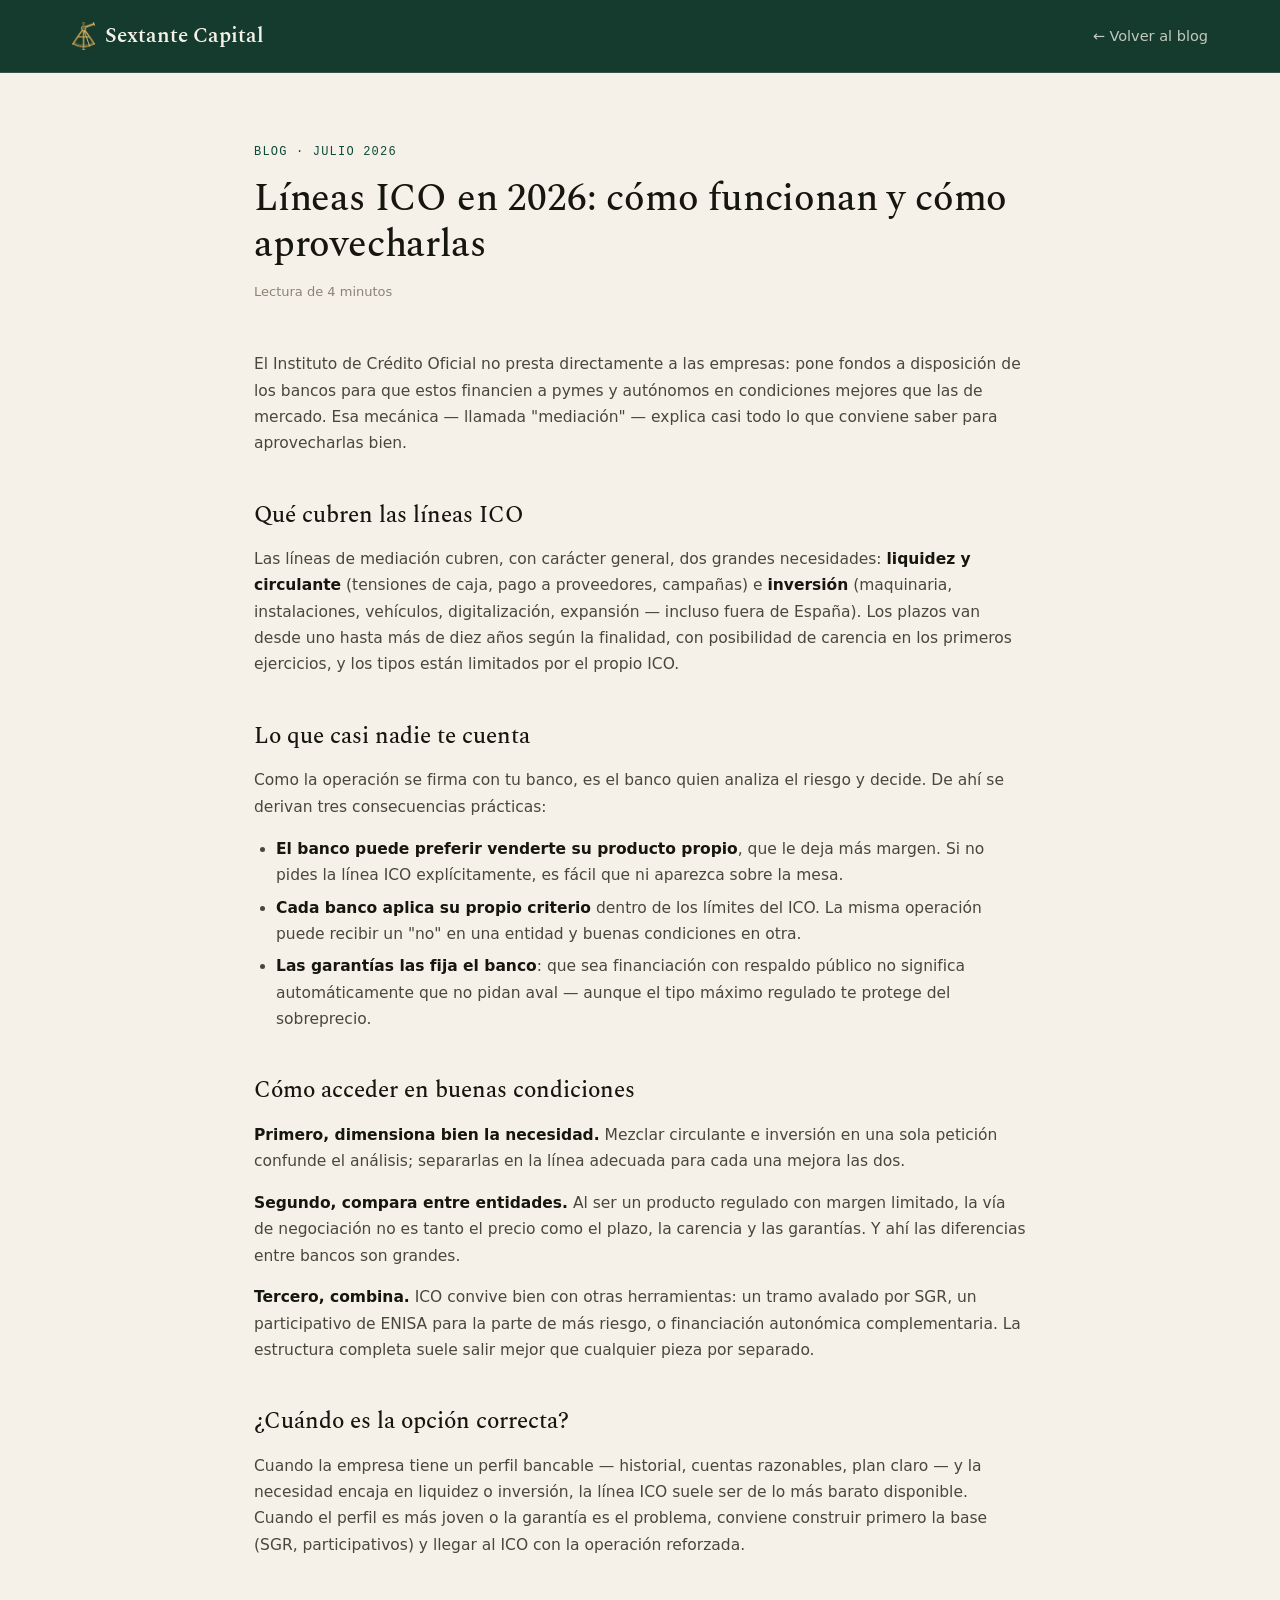
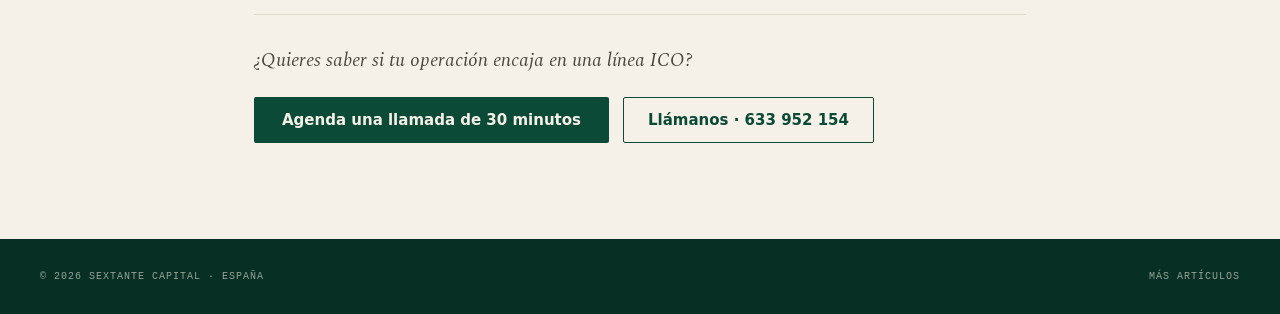
<file: blog-lineas-ico-2026.html>
<!DOCTYPE html>
<html lang="es">
<head>
<meta charset="utf-8">
<meta name="viewport" content="width=device-width, initial-scale=1">
<title>Líneas ICO en 2026: cómo funcionan y cómo aprovecharlas — Sextante Capital</title>
<meta name="description" content="Qué son las líneas ICO, cómo funciona la financiación con respaldo público en España y qué errores impiden acceder a ella en buenas condiciones.">
<link rel="icon" href="favicon-32.png?v=2" type="image/png" sizes="32x32">
<link rel="icon" href="favicon-48.png?v=2" type="image/png" sizes="48x48">
<link rel="apple-touch-icon" href="apple-touch-icon.png?v=2">
<link rel="preconnect" href="https://fonts.googleapis.com">
<link rel="preconnect" href="https://fonts.gstatic.com" crossorigin>
<link href="https://fonts.googleapis.com/css2?family=Spectral:ital,wght@0,400;0,500;0,600;0,700;1,400;1,500;1,600&display=swap" rel="stylesheet">
<link rel="stylesheet" href="legal.css">
<link rel="stylesheet" href="blog.css">
</head>
<body>

<header class="site-header">
  <div class="container">
    <a href="index.html" class="brand"><img src="logo.png?v=2" alt="" aria-hidden="true">Sextante Capital</a>
    <a href="blog.html" class="back-link">← Volver al blog</a>
  </div>
</header>

<main>
  <div class="eyebrow">Blog · Julio 2026</div>
  <h1>Líneas ICO en 2026: cómo funcionan y cómo aprovecharlas</h1>
  <p class="updated">Lectura de 4 minutos</p>

  <p>El Instituto de Crédito Oficial no presta directamente a las empresas: pone fondos a disposición de los bancos para que estos financien a pymes y autónomos en condiciones mejores que las de mercado. Esa mecánica — llamada "mediación" — explica casi todo lo que conviene saber para aprovecharlas bien.</p>

  <h2>Qué cubren las líneas ICO</h2>
  <p>Las líneas de mediación cubren, con carácter general, dos grandes necesidades: <strong>liquidez y circulante</strong> (tensiones de caja, pago a proveedores, campañas) e <strong>inversión</strong> (maquinaria, instalaciones, vehículos, digitalización, expansión — incluso fuera de España). Los plazos van desde uno hasta más de diez años según la finalidad, con posibilidad de carencia en los primeros ejercicios, y los tipos están limitados por el propio ICO.</p>

  <h2>Lo que casi nadie te cuenta</h2>
  <p>Como la operación se firma con tu banco, es el banco quien analiza el riesgo y decide. De ahí se derivan tres consecuencias prácticas:</p>
  <ul>
    <li><strong>El banco puede preferir venderte su producto propio</strong>, que le deja más margen. Si no pides la línea ICO explícitamente, es fácil que ni aparezca sobre la mesa.</li>
    <li><strong>Cada banco aplica su propio criterio</strong> dentro de los límites del ICO. La misma operación puede recibir un "no" en una entidad y buenas condiciones en otra.</li>
    <li><strong>Las garantías las fija el banco</strong>: que sea financiación con respaldo público no significa automáticamente que no pidan aval — aunque el tipo máximo regulado te protege del sobreprecio.</li>
  </ul>

  <h2>Cómo acceder en buenas condiciones</h2>
  <p><strong>Primero, dimensiona bien la necesidad.</strong> Mezclar circulante e inversión en una sola petición confunde el análisis; separarlas en la línea adecuada para cada una mejora las dos.</p>
  <p><strong>Segundo, compara entre entidades.</strong> Al ser un producto regulado con margen limitado, la vía de negociación no es tanto el precio como el plazo, la carencia y las garantías. Y ahí las diferencias entre bancos son grandes.</p>
  <p><strong>Tercero, combina.</strong> ICO convive bien con otras herramientas: un tramo avalado por SGR, un participativo de ENISA para la parte de más riesgo, o financiación autonómica complementaria. La estructura completa suele salir mejor que cualquier pieza por separado.</p>

  <h2>¿Cuándo es la opción correcta?</h2>
  <p>Cuando la empresa tiene un perfil bancable — historial, cuentas razonables, plan claro — y la necesidad encaja en liquidez o inversión, la línea ICO suele ser de lo más barato disponible. Cuando el perfil es más joven o la garantía es el problema, conviene construir primero la base (SGR, participativos) y llegar al ICO con la operación reforzada.</p>

  <div class="post-cta">
    <p>¿Quieres saber si tu operación encaja en una línea ICO?</p>
    <a href="index.html#contacto" class="btn-primary">Agenda una llamada de 30 minutos</a><a href="tel:+34633952154" class="btn-call">Llámanos · 633 952 154</a>
  </div>
</main>

<footer class="site-footer">
  <div class="container">
    <span>© 2026 Sextante Capital · España</span>
    <a href="blog.html">Más artículos</a>
  </div>
</footer>

</body>
</html>
</file>
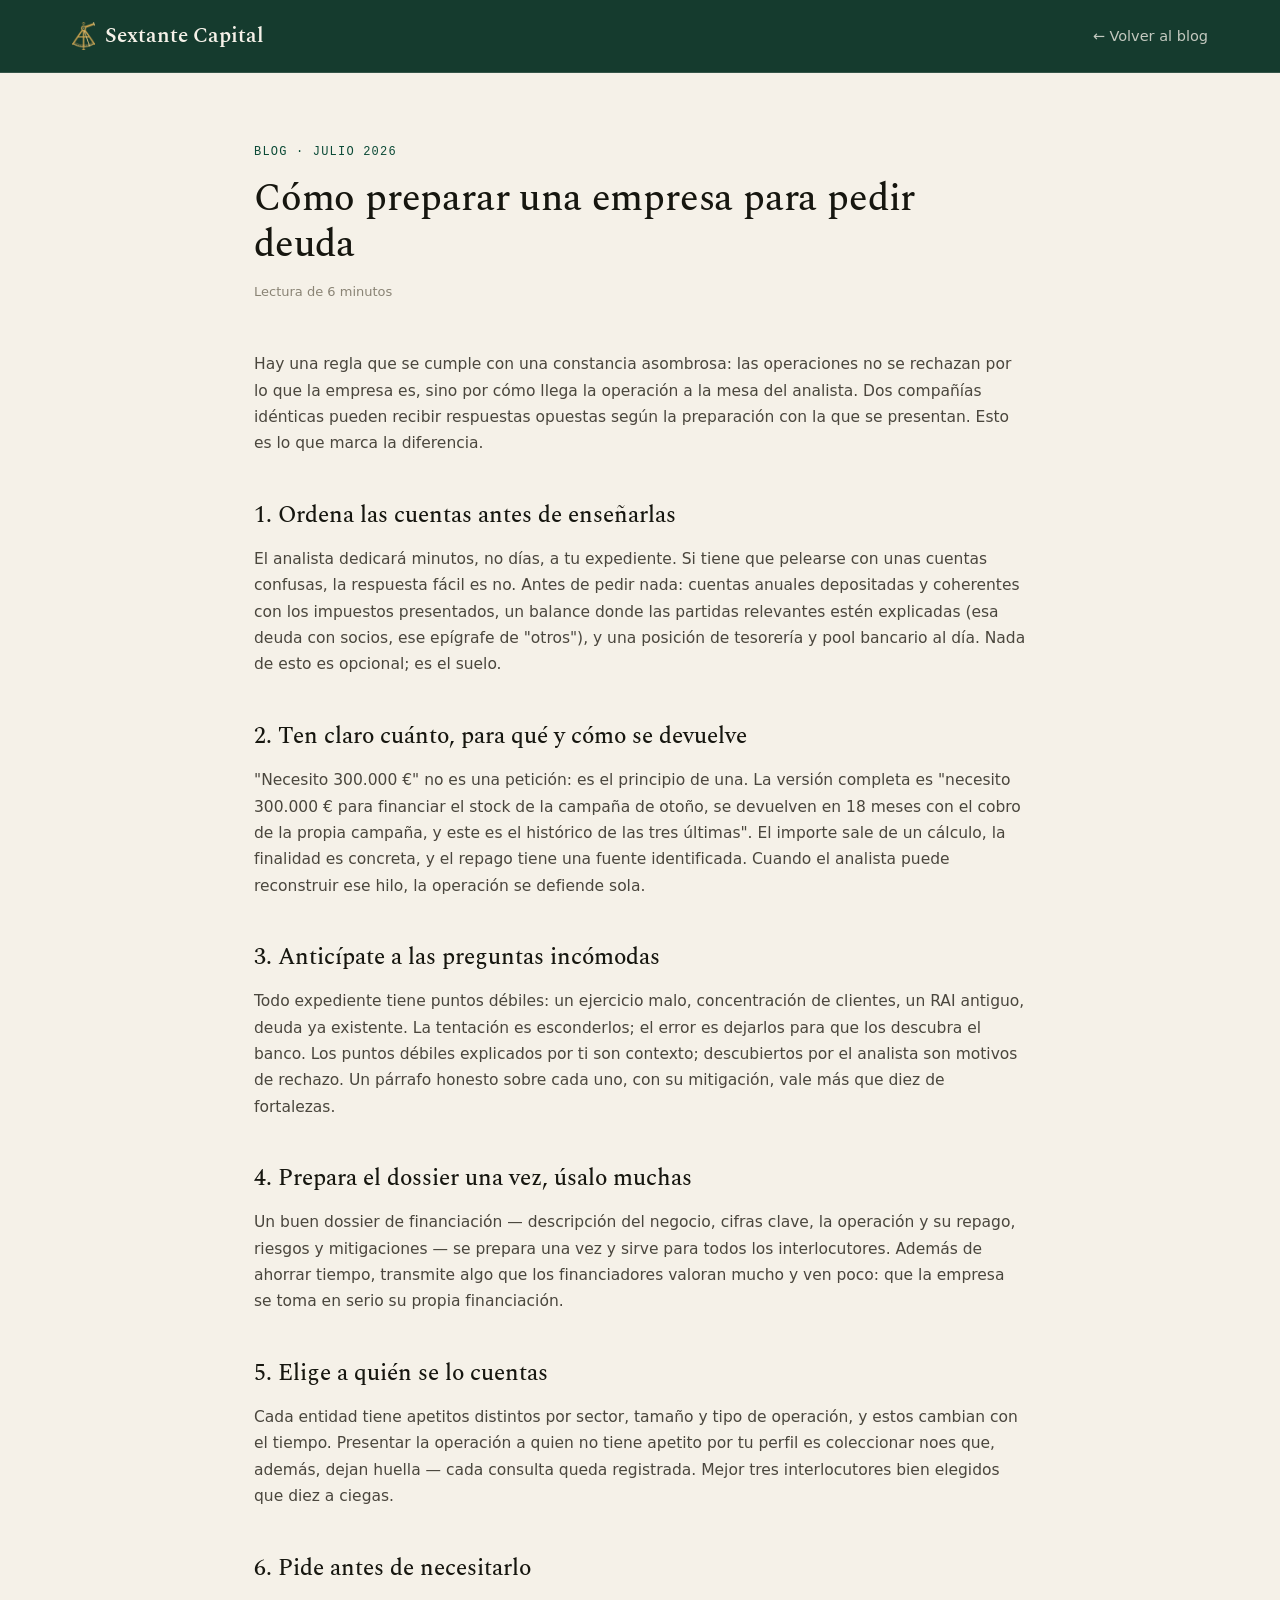
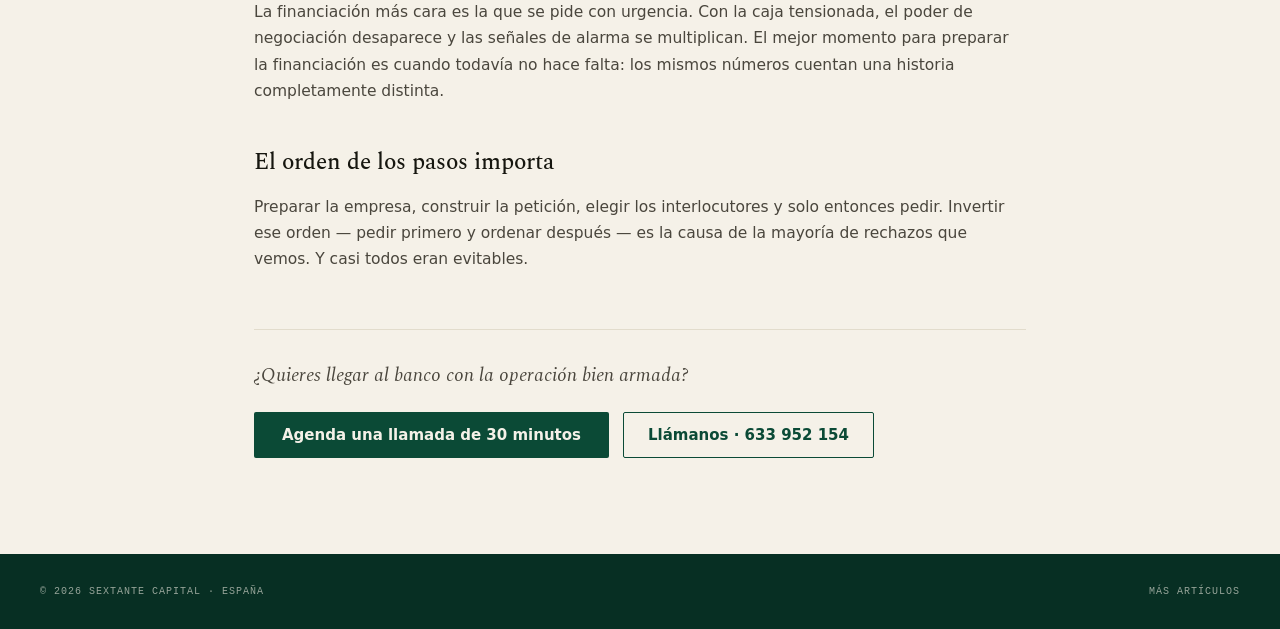
<file: blog-preparar-empresa-para-deuda.html>
<!DOCTYPE html>
<html lang="es">
<head>
<meta charset="utf-8">
<meta name="viewport" content="width=device-width, initial-scale=1">
<title>Cómo preparar una empresa para pedir deuda — Sextante Capital</title>
<meta name="description" content="La preparación que separa un no de un sí en buenas condiciones: cuentas, plan de repago, documentación y a quién dirigir la operación.">
<link rel="icon" href="favicon-32.png?v=2" type="image/png" sizes="32x32">
<link rel="icon" href="favicon-48.png?v=2" type="image/png" sizes="48x48">
<link rel="apple-touch-icon" href="apple-touch-icon.png?v=2">
<link rel="preconnect" href="https://fonts.googleapis.com">
<link rel="preconnect" href="https://fonts.gstatic.com" crossorigin>
<link href="https://fonts.googleapis.com/css2?family=Spectral:ital,wght@0,400;0,500;0,600;0,700;1,400;1,500;1,600&display=swap" rel="stylesheet">
<link rel="stylesheet" href="legal.css">
<link rel="stylesheet" href="blog.css">
</head>
<body>

<header class="site-header">
  <div class="container">
    <a href="index.html" class="brand"><img src="logo.png?v=2" alt="" aria-hidden="true">Sextante Capital</a>
    <a href="blog.html" class="back-link">← Volver al blog</a>
  </div>
</header>

<main>
  <div class="eyebrow">Blog · Julio 2026</div>
  <h1>Cómo preparar una empresa para pedir deuda</h1>
  <p class="updated">Lectura de 6 minutos</p>

  <p>Hay una regla que se cumple con una constancia asombrosa: las operaciones no se rechazan por lo que la empresa es, sino por cómo llega la operación a la mesa del analista. Dos compañías idénticas pueden recibir respuestas opuestas según la preparación con la que se presentan. Esto es lo que marca la diferencia.</p>

  <h2>1. Ordena las cuentas antes de enseñarlas</h2>
  <p>El analista dedicará minutos, no días, a tu expediente. Si tiene que pelearse con unas cuentas confusas, la respuesta fácil es no. Antes de pedir nada: cuentas anuales depositadas y coherentes con los impuestos presentados, un balance donde las partidas relevantes estén explicadas (esa deuda con socios, ese epígrafe de "otros"), y una posición de tesorería y pool bancario al día. Nada de esto es opcional; es el suelo.</p>

  <h2>2. Ten claro cuánto, para qué y cómo se devuelve</h2>
  <p>"Necesito 300.000 €" no es una petición: es el principio de una. La versión completa es "necesito 300.000 € para financiar el stock de la campaña de otoño, se devuelven en 18 meses con el cobro de la propia campaña, y este es el histórico de las tres últimas". El importe sale de un cálculo, la finalidad es concreta, y el repago tiene una fuente identificada. Cuando el analista puede reconstruir ese hilo, la operación se defiende sola.</p>

  <h2>3. Anticípate a las preguntas incómodas</h2>
  <p>Todo expediente tiene puntos débiles: un ejercicio malo, concentración de clientes, un RAI antiguo, deuda ya existente. La tentación es esconderlos; el error es dejarlos para que los descubra el banco. Los puntos débiles explicados por ti son contexto; descubiertos por el analista son motivos de rechazo. Un párrafo honesto sobre cada uno, con su mitigación, vale más que diez de fortalezas.</p>

  <h2>4. Prepara el dossier una vez, úsalo muchas</h2>
  <p>Un buen dossier de financiación — descripción del negocio, cifras clave, la operación y su repago, riesgos y mitigaciones — se prepara una vez y sirve para todos los interlocutores. Además de ahorrar tiempo, transmite algo que los financiadores valoran mucho y ven poco: que la empresa se toma en serio su propia financiación.</p>

  <h2>5. Elige a quién se lo cuentas</h2>
  <p>Cada entidad tiene apetitos distintos por sector, tamaño y tipo de operación, y estos cambian con el tiempo. Presentar la operación a quien no tiene apetito por tu perfil es coleccionar noes que, además, dejan huella — cada consulta queda registrada. Mejor tres interlocutores bien elegidos que diez a ciegas.</p>

  <h2>6. Pide antes de necesitarlo</h2>
  <p>La financiación más cara es la que se pide con urgencia. Con la caja tensionada, el poder de negociación desaparece y las señales de alarma se multiplican. El mejor momento para preparar la financiación es cuando todavía no hace falta: los mismos números cuentan una historia completamente distinta.</p>

  <h2>El orden de los pasos importa</h2>
  <p>Preparar la empresa, construir la petición, elegir los interlocutores y solo entonces pedir. Invertir ese orden — pedir primero y ordenar después — es la causa de la mayoría de rechazos que vemos. Y casi todos eran evitables.</p>

  <div class="post-cta">
    <p>¿Quieres llegar al banco con la operación bien armada?</p>
    <a href="index.html#contacto" class="btn-primary">Agenda una llamada de 30 minutos</a><a href="tel:+34633952154" class="btn-call">Llámanos · 633 952 154</a>
  </div>
</main>

<footer class="site-footer">
  <div class="container">
    <span>© 2026 Sextante Capital · España</span>
    <a href="blog.html">Más artículos</a>
  </div>
</footer>

</body>
</html>
</file>
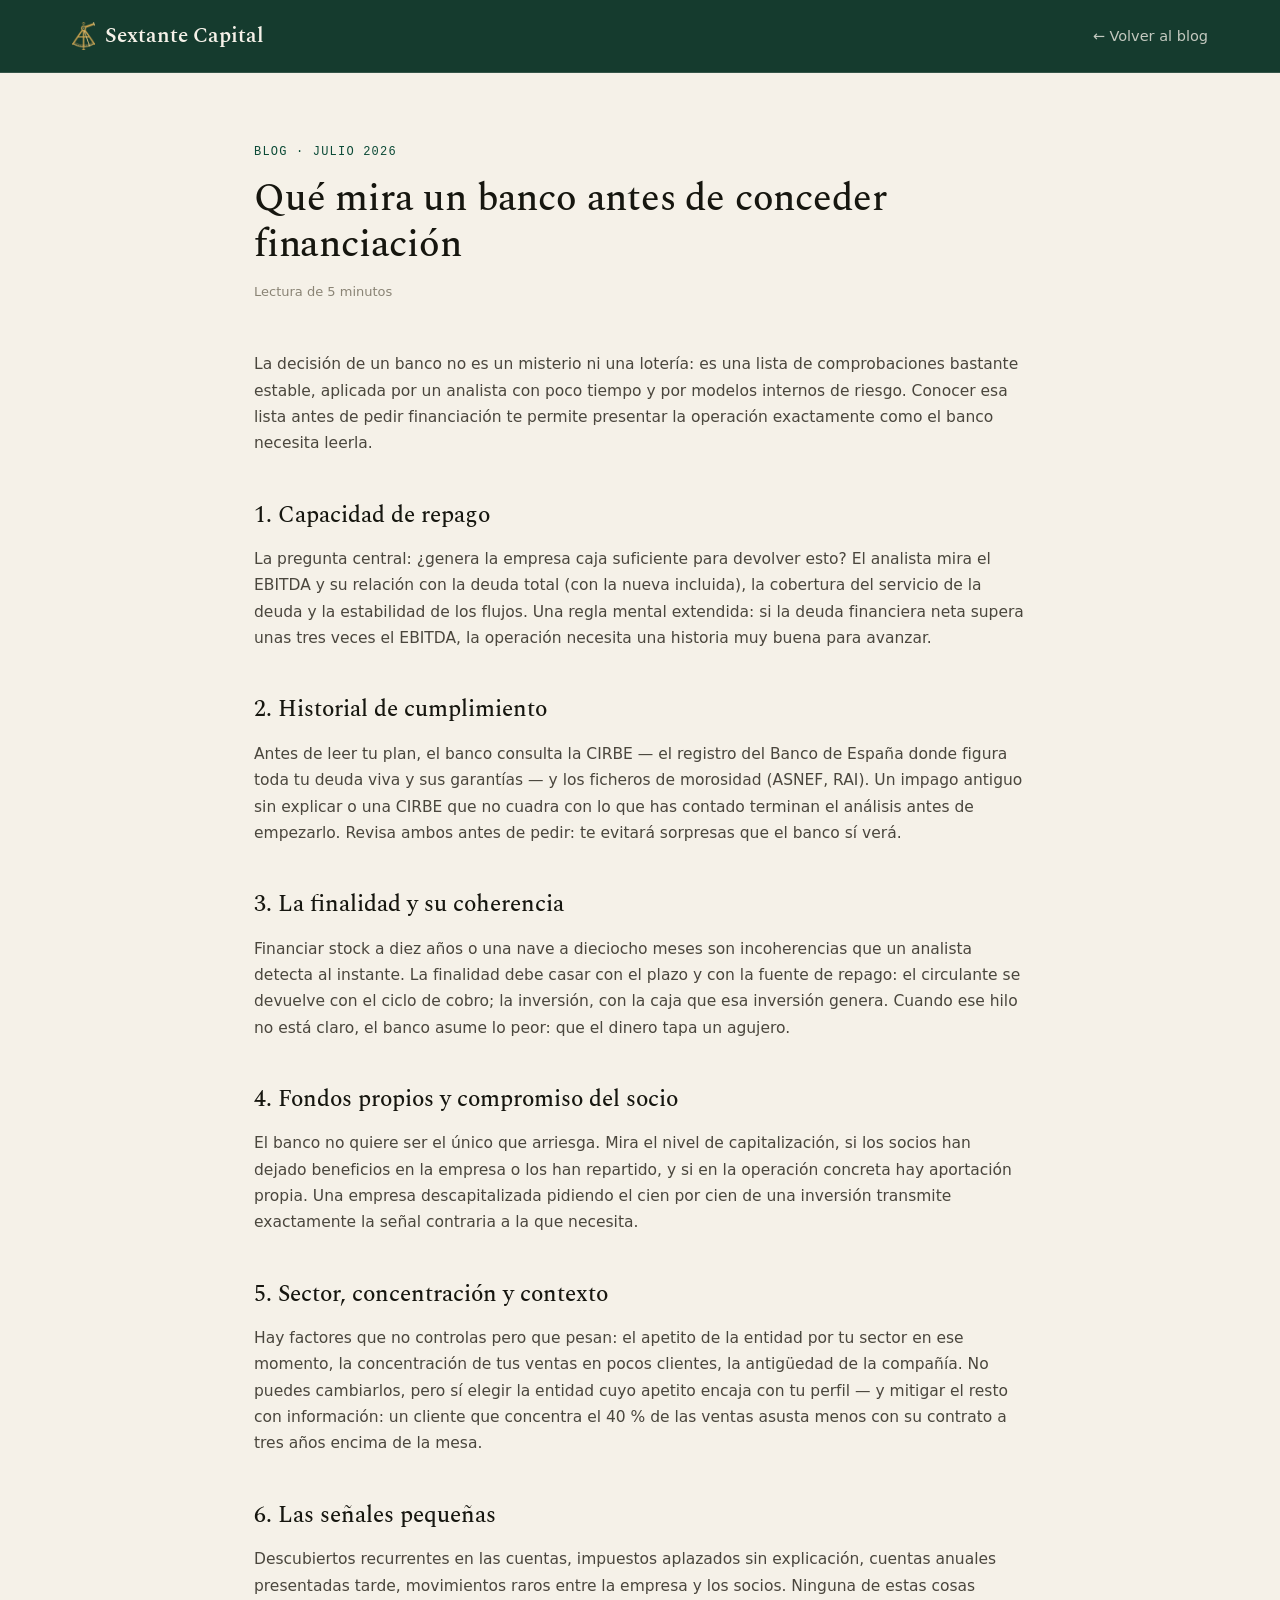
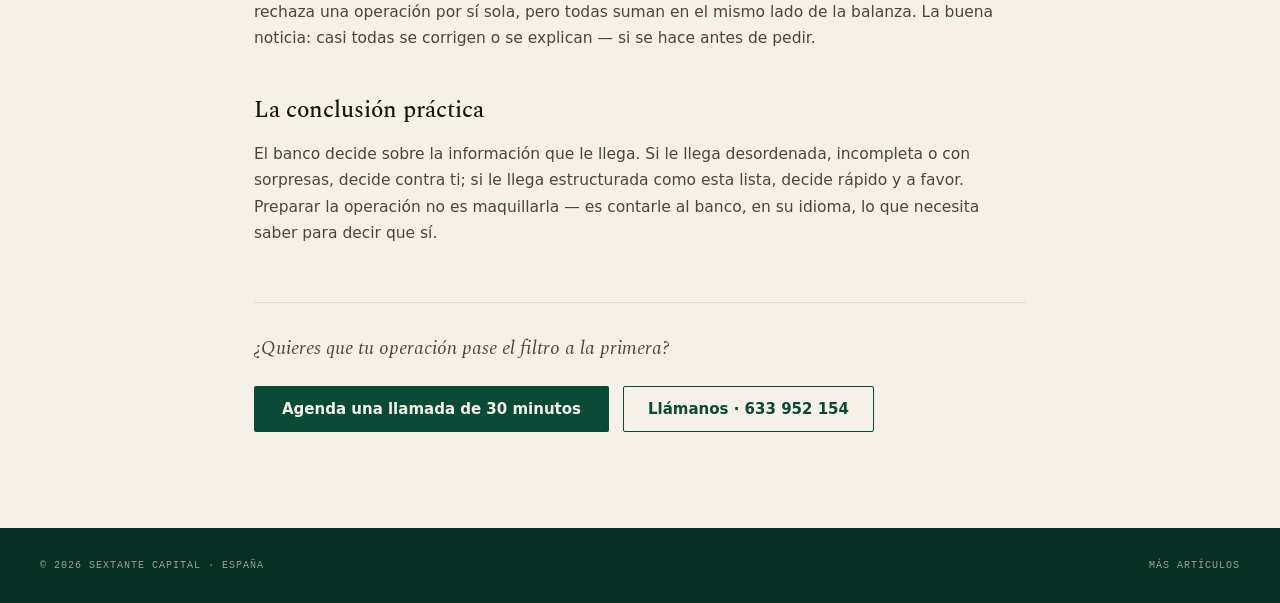
<file: blog-que-mira-un-banco.html>
<!DOCTYPE html>
<html lang="es">
<head>
<meta charset="utf-8">
<meta name="viewport" content="width=device-width, initial-scale=1">
<title>Qué mira un banco antes de conceder financiación — Sextante Capital</title>
<meta name="description" content="Las comprobaciones concretas detrás de cada decisión de riesgos bancaria: capacidad de repago, historial, garantías, sector y señales de alarma.">
<link rel="icon" href="favicon-32.png?v=2" type="image/png" sizes="32x32">
<link rel="icon" href="favicon-48.png?v=2" type="image/png" sizes="48x48">
<link rel="apple-touch-icon" href="apple-touch-icon.png?v=2">
<link rel="preconnect" href="https://fonts.googleapis.com">
<link rel="preconnect" href="https://fonts.gstatic.com" crossorigin>
<link href="https://fonts.googleapis.com/css2?family=Spectral:ital,wght@0,400;0,500;0,600;0,700;1,400;1,500;1,600&display=swap" rel="stylesheet">
<link rel="stylesheet" href="legal.css">
<link rel="stylesheet" href="blog.css">
</head>
<body>

<header class="site-header">
  <div class="container">
    <a href="index.html" class="brand"><img src="logo.png?v=2" alt="" aria-hidden="true">Sextante Capital</a>
    <a href="blog.html" class="back-link">← Volver al blog</a>
  </div>
</header>

<main>
  <div class="eyebrow">Blog · Julio 2026</div>
  <h1>Qué mira un banco antes de conceder financiación</h1>
  <p class="updated">Lectura de 5 minutos</p>

  <p>La decisión de un banco no es un misterio ni una lotería: es una lista de comprobaciones bastante estable, aplicada por un analista con poco tiempo y por modelos internos de riesgo. Conocer esa lista antes de pedir financiación te permite presentar la operación exactamente como el banco necesita leerla.</p>

  <h2>1. Capacidad de repago</h2>
  <p>La pregunta central: ¿genera la empresa caja suficiente para devolver esto? El analista mira el EBITDA y su relación con la deuda total (con la nueva incluida), la cobertura del servicio de la deuda y la estabilidad de los flujos. Una regla mental extendida: si la deuda financiera neta supera unas tres veces el EBITDA, la operación necesita una historia muy buena para avanzar.</p>

  <h2>2. Historial de cumplimiento</h2>
  <p>Antes de leer tu plan, el banco consulta la CIRBE — el registro del Banco de España donde figura toda tu deuda viva y sus garantías — y los ficheros de morosidad (ASNEF, RAI). Un impago antiguo sin explicar o una CIRBE que no cuadra con lo que has contado terminan el análisis antes de empezarlo. Revisa ambos antes de pedir: te evitará sorpresas que el banco sí verá.</p>

  <h2>3. La finalidad y su coherencia</h2>
  <p>Financiar stock a diez años o una nave a dieciocho meses son incoherencias que un analista detecta al instante. La finalidad debe casar con el plazo y con la fuente de repago: el circulante se devuelve con el ciclo de cobro; la inversión, con la caja que esa inversión genera. Cuando ese hilo no está claro, el banco asume lo peor: que el dinero tapa un agujero.</p>

  <h2>4. Fondos propios y compromiso del socio</h2>
  <p>El banco no quiere ser el único que arriesga. Mira el nivel de capitalización, si los socios han dejado beneficios en la empresa o los han repartido, y si en la operación concreta hay aportación propia. Una empresa descapitalizada pidiendo el cien por cien de una inversión transmite exactamente la señal contraria a la que necesita.</p>

  <h2>5. Sector, concentración y contexto</h2>
  <p>Hay factores que no controlas pero que pesan: el apetito de la entidad por tu sector en ese momento, la concentración de tus ventas en pocos clientes, la antigüedad de la compañía. No puedes cambiarlos, pero sí elegir la entidad cuyo apetito encaja con tu perfil — y mitigar el resto con información: un cliente que concentra el 40 % de las ventas asusta menos con su contrato a tres años encima de la mesa.</p>

  <h2>6. Las señales pequeñas</h2>
  <p>Descubiertos recurrentes en las cuentas, impuestos aplazados sin explicación, cuentas anuales presentadas tarde, movimientos raros entre la empresa y los socios. Ninguna de estas cosas rechaza una operación por sí sola, pero todas suman en el mismo lado de la balanza. La buena noticia: casi todas se corrigen o se explican — si se hace antes de pedir.</p>

  <h2>La conclusión práctica</h2>
  <p>El banco decide sobre la información que le llega. Si le llega desordenada, incompleta o con sorpresas, decide contra ti; si le llega estructurada como esta lista, decide rápido y a favor. Preparar la operación no es maquillarla — es contarle al banco, en su idioma, lo que necesita saber para decir que sí.</p>

  <div class="post-cta">
    <p>¿Quieres que tu operación pase el filtro a la primera?</p>
    <a href="index.html#contacto" class="btn-primary">Agenda una llamada de 30 minutos</a><a href="tel:+34633952154" class="btn-call">Llámanos · 633 952 154</a>
  </div>
</main>

<footer class="site-footer">
  <div class="container">
    <span>© 2026 Sextante Capital · España</span>
    <a href="blog.html">Más artículos</a>
  </div>
</footer>

</body>
</html>
</file>
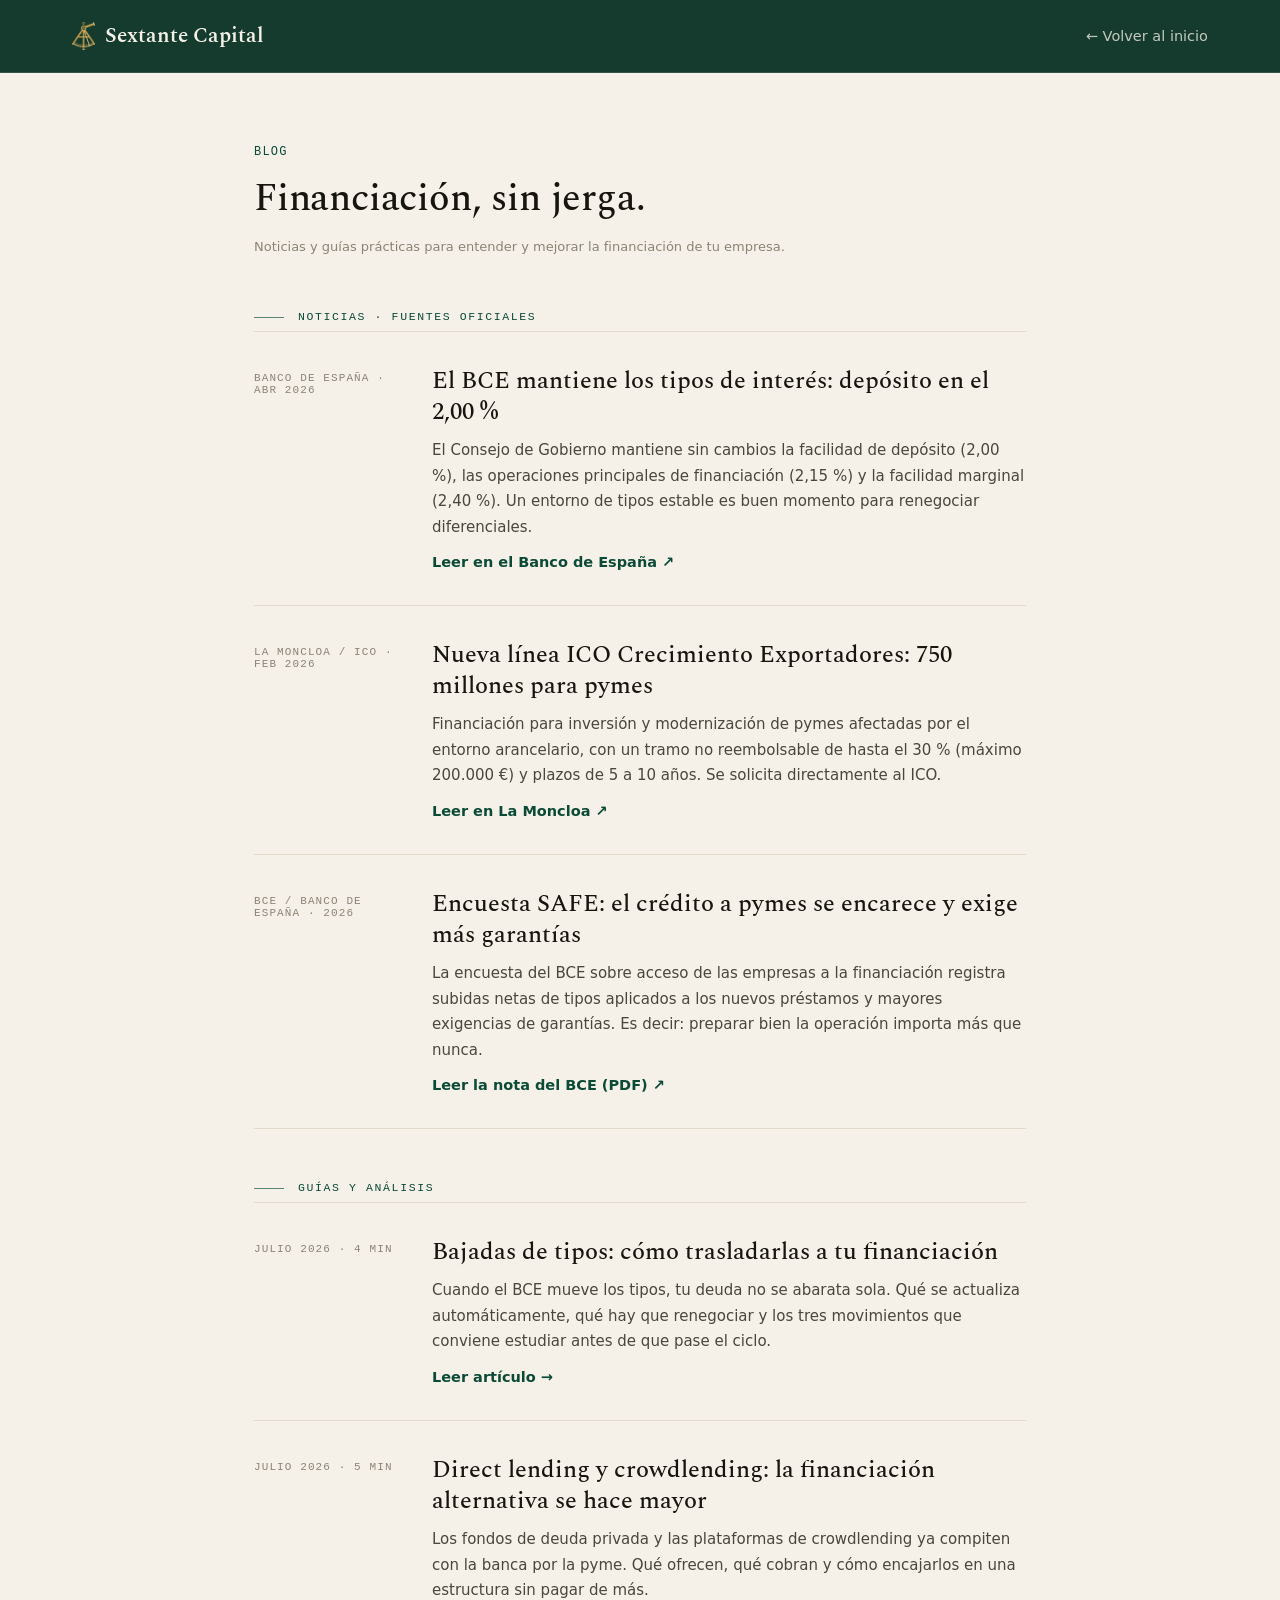
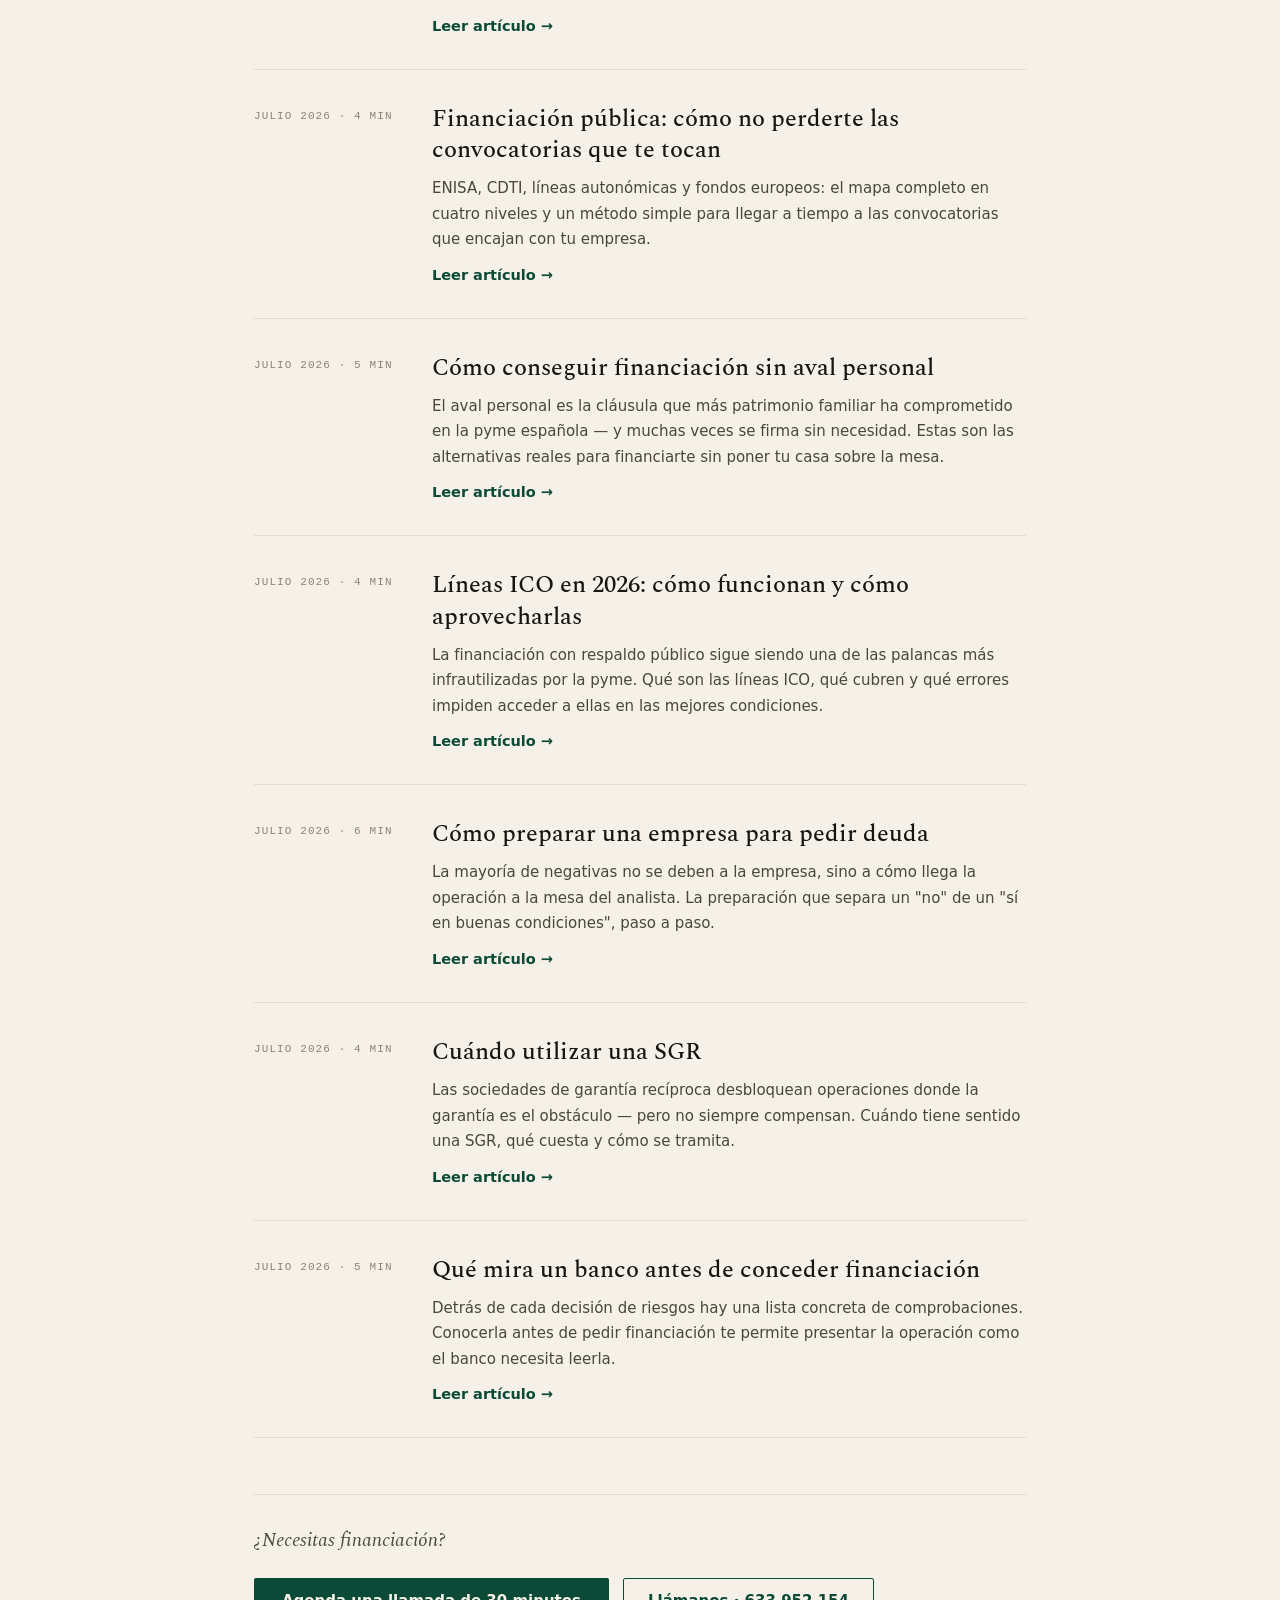
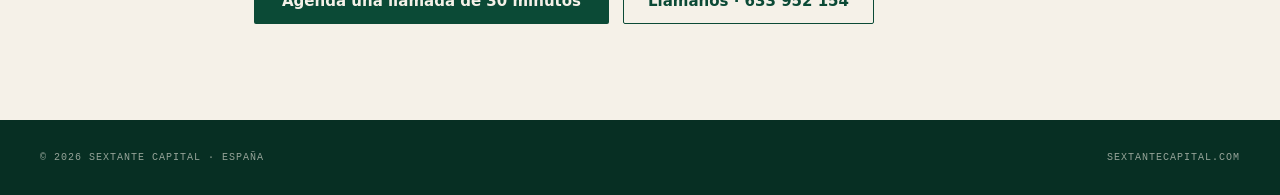
<file: blog.html>
<!DOCTYPE html>
<html lang="es">
<head>
<meta charset="utf-8">
<meta name="viewport" content="width=device-width, initial-scale=1">
<title>Blog — Sextante Capital</title>
<meta name="description" content="Guías prácticas sobre financiación empresarial: ICO, SGR, deuda sin aval personal y cómo preparar tu empresa para pedir financiación.">
<link rel="icon" href="favicon-32.png?v=2" type="image/png" sizes="32x32">
<link rel="icon" href="favicon-48.png?v=2" type="image/png" sizes="48x48">
<link rel="apple-touch-icon" href="apple-touch-icon.png?v=2">
<link rel="preconnect" href="https://fonts.googleapis.com">
<link rel="preconnect" href="https://fonts.gstatic.com" crossorigin>
<link href="https://fonts.googleapis.com/css2?family=Spectral:ital,wght@0,400;0,500;0,600;0,700;1,400;1,500;1,600&display=swap" rel="stylesheet">
<link rel="stylesheet" href="legal.css">
<link rel="stylesheet" href="blog.css">
</head>
<body>

<header class="site-header">
  <div class="container">
    <a href="index.html" class="brand"><img src="logo.png?v=2" alt="" aria-hidden="true">Sextante Capital</a>
    <a href="index.html" class="back-link">← Volver al inicio</a>
  </div>
</header>

<main>
  <div class="eyebrow">Blog</div>
  <h1>Financiación, sin jerga.</h1>
  <p class="updated">Noticias y guías prácticas para entender y mejorar la financiación de tu empresa.</p>

  <h2 class="list-heading">Noticias · fuentes oficiales</h2>
  <div class="post-list">
    <article class="post-card">
      <div class="post-meta">Banco de España · Abr 2026</div>
      <div>
        <h2><a href="https://www.bde.es/wbe/es/noticias-eventos/actualidad-bce/decisiones-politica-monetaria/bce-tipos-abril26.html" target="_blank" rel="noopener">El BCE mantiene los tipos de interés: depósito en el 2,00 %</a></h2>
        <p>El Consejo de Gobierno mantiene sin cambios la facilidad de depósito (2,00 %), las operaciones principales de financiación (2,15 %) y la facilidad marginal (2,40 %). Un entorno de tipos estable es buen momento para renegociar diferenciales.</p>
        <a class="read-more" href="https://www.bde.es/wbe/es/noticias-eventos/actualidad-bce/decisiones-politica-monetaria/bce-tipos-abril26.html" target="_blank" rel="noopener">Leer en el Banco de España ↗</a>
      </div>
    </article>
    <article class="post-card">
      <div class="post-meta">La Moncloa / ICO · Feb 2026</div>
      <div>
        <h2><a href="https://www.lamoncloa.gob.es/serviciosdeprensa/notasprensa/economia-comercio-empresa/Paginas/2026/090226-ico-crecimiento-exportadores.aspx" target="_blank" rel="noopener">Nueva línea ICO Crecimiento Exportadores: 750 millones para pymes</a></h2>
        <p>Financiación para inversión y modernización de pymes afectadas por el entorno arancelario, con un tramo no reembolsable de hasta el 30 % (máximo 200.000 €) y plazos de 5 a 10 años. Se solicita directamente al ICO.</p>
        <a class="read-more" href="https://www.lamoncloa.gob.es/serviciosdeprensa/notasprensa/economia-comercio-empresa/Paginas/2026/090226-ico-crecimiento-exportadores.aspx" target="_blank" rel="noopener">Leer en La Moncloa ↗</a>
      </div>
    </article>
    <article class="post-card">
      <div class="post-meta">BCE / Banco de España · 2026</div>
      <div>
        <h2><a href="https://www.bde.es/f/webbe/GAP/Secciones/SalaPrensa/ComunicadosBCE/NotasInformativasBCE/26/presbce2026-19.pdf" target="_blank" rel="noopener">Encuesta SAFE: el crédito a pymes se encarece y exige más garantías</a></h2>
        <p>La encuesta del BCE sobre acceso de las empresas a la financiación registra subidas netas de tipos aplicados a los nuevos préstamos y mayores exigencias de garantías. Es decir: preparar bien la operación importa más que nunca.</p>
        <a class="read-more" href="https://www.bde.es/f/webbe/GAP/Secciones/SalaPrensa/ComunicadosBCE/NotasInformativasBCE/26/presbce2026-19.pdf" target="_blank" rel="noopener">Leer la nota del BCE (PDF) ↗</a>
      </div>
    </article>
  </div>

  <h2 class="list-heading">Guías y análisis</h2>
  <div class="post-list">
    <article class="post-card">
      <div class="post-meta">Julio 2026 · 4 min</div>
      <div>
        <h2><a href="blog-bajadas-de-tipos.html">Bajadas de tipos: cómo trasladarlas a tu financiación</a></h2>
        <p>Cuando el BCE mueve los tipos, tu deuda no se abarata sola. Qué se actualiza automáticamente, qué hay que renegociar y los tres movimientos que conviene estudiar antes de que pase el ciclo.</p>
        <a class="read-more" href="blog-bajadas-de-tipos.html">Leer artículo →</a>
      </div>
    </article>
    <article class="post-card">
      <div class="post-meta">Julio 2026 · 5 min</div>
      <div>
        <h2><a href="blog-financiacion-alternativa.html">Direct lending y crowdlending: la financiación alternativa se hace mayor</a></h2>
        <p>Los fondos de deuda privada y las plataformas de crowdlending ya compiten con la banca por la pyme. Qué ofrecen, qué cobran y cómo encajarlos en una estructura sin pagar de más.</p>
        <a class="read-more" href="blog-financiacion-alternativa.html">Leer artículo →</a>
      </div>
    </article>
    <article class="post-card">
      <div class="post-meta">Julio 2026 · 4 min</div>
      <div>
        <h2><a href="blog-convocatorias-financiacion-publica.html">Financiación pública: cómo no perderte las convocatorias que te tocan</a></h2>
        <p>ENISA, CDTI, líneas autonómicas y fondos europeos: el mapa completo en cuatro niveles y un método simple para llegar a tiempo a las convocatorias que encajan con tu empresa.</p>
        <a class="read-more" href="blog-convocatorias-financiacion-publica.html">Leer artículo →</a>
      </div>
    </article>
    <article class="post-card">
      <div class="post-meta">Julio 2026 · 5 min</div>
      <div>
        <h2><a href="blog-financiacion-sin-aval-personal.html">Cómo conseguir financiación sin aval personal</a></h2>
        <p>El aval personal es la cláusula que más patrimonio familiar ha comprometido en la pyme española — y muchas veces se firma sin necesidad. Estas son las alternativas reales para financiarte sin poner tu casa sobre la mesa.</p>
        <a class="read-more" href="blog-financiacion-sin-aval-personal.html">Leer artículo →</a>
      </div>
    </article>
    <article class="post-card">
      <div class="post-meta">Julio 2026 · 4 min</div>
      <div>
        <h2><a href="blog-lineas-ico-2026.html">Líneas ICO en 2026: cómo funcionan y cómo aprovecharlas</a></h2>
        <p>La financiación con respaldo público sigue siendo una de las palancas más infrautilizadas por la pyme. Qué son las líneas ICO, qué cubren y qué errores impiden acceder a ellas en las mejores condiciones.</p>
        <a class="read-more" href="blog-lineas-ico-2026.html">Leer artículo →</a>
      </div>
    </article>
    <article class="post-card">
      <div class="post-meta">Julio 2026 · 6 min</div>
      <div>
        <h2><a href="blog-preparar-empresa-para-deuda.html">Cómo preparar una empresa para pedir deuda</a></h2>
        <p>La mayoría de negativas no se deben a la empresa, sino a cómo llega la operación a la mesa del analista. La preparación que separa un "no" de un "sí en buenas condiciones", paso a paso.</p>
        <a class="read-more" href="blog-preparar-empresa-para-deuda.html">Leer artículo →</a>
      </div>
    </article>
    <article class="post-card">
      <div class="post-meta">Julio 2026 · 4 min</div>
      <div>
        <h2><a href="blog-cuando-utilizar-una-sgr.html">Cuándo utilizar una SGR</a></h2>
        <p>Las sociedades de garantía recíproca desbloquean operaciones donde la garantía es el obstáculo — pero no siempre compensan. Cuándo tiene sentido una SGR, qué cuesta y cómo se tramita.</p>
        <a class="read-more" href="blog-cuando-utilizar-una-sgr.html">Leer artículo →</a>
      </div>
    </article>
    <article class="post-card">
      <div class="post-meta">Julio 2026 · 5 min</div>
      <div>
        <h2><a href="blog-que-mira-un-banco.html">Qué mira un banco antes de conceder financiación</a></h2>
        <p>Detrás de cada decisión de riesgos hay una lista concreta de comprobaciones. Conocerla antes de pedir financiación te permite presentar la operación como el banco necesita leerla.</p>
        <a class="read-more" href="blog-que-mira-un-banco.html">Leer artículo →</a>
      </div>
    </article>
  </div>

  <div class="post-cta">
    <p>¿Necesitas financiación?</p>
    <a href="index.html#contacto" class="btn-primary">Agenda una llamada de 30 minutos</a><a href="tel:+34633952154" class="btn-call">Llámanos · 633 952 154</a>
  </div>
</main>

<footer class="site-footer">
  <div class="container">
    <span>© 2026 Sextante Capital · España</span>
    <a href="index.html">sextantecapital.com</a>
  </div>
</footer>

</body>
</html>
</file>
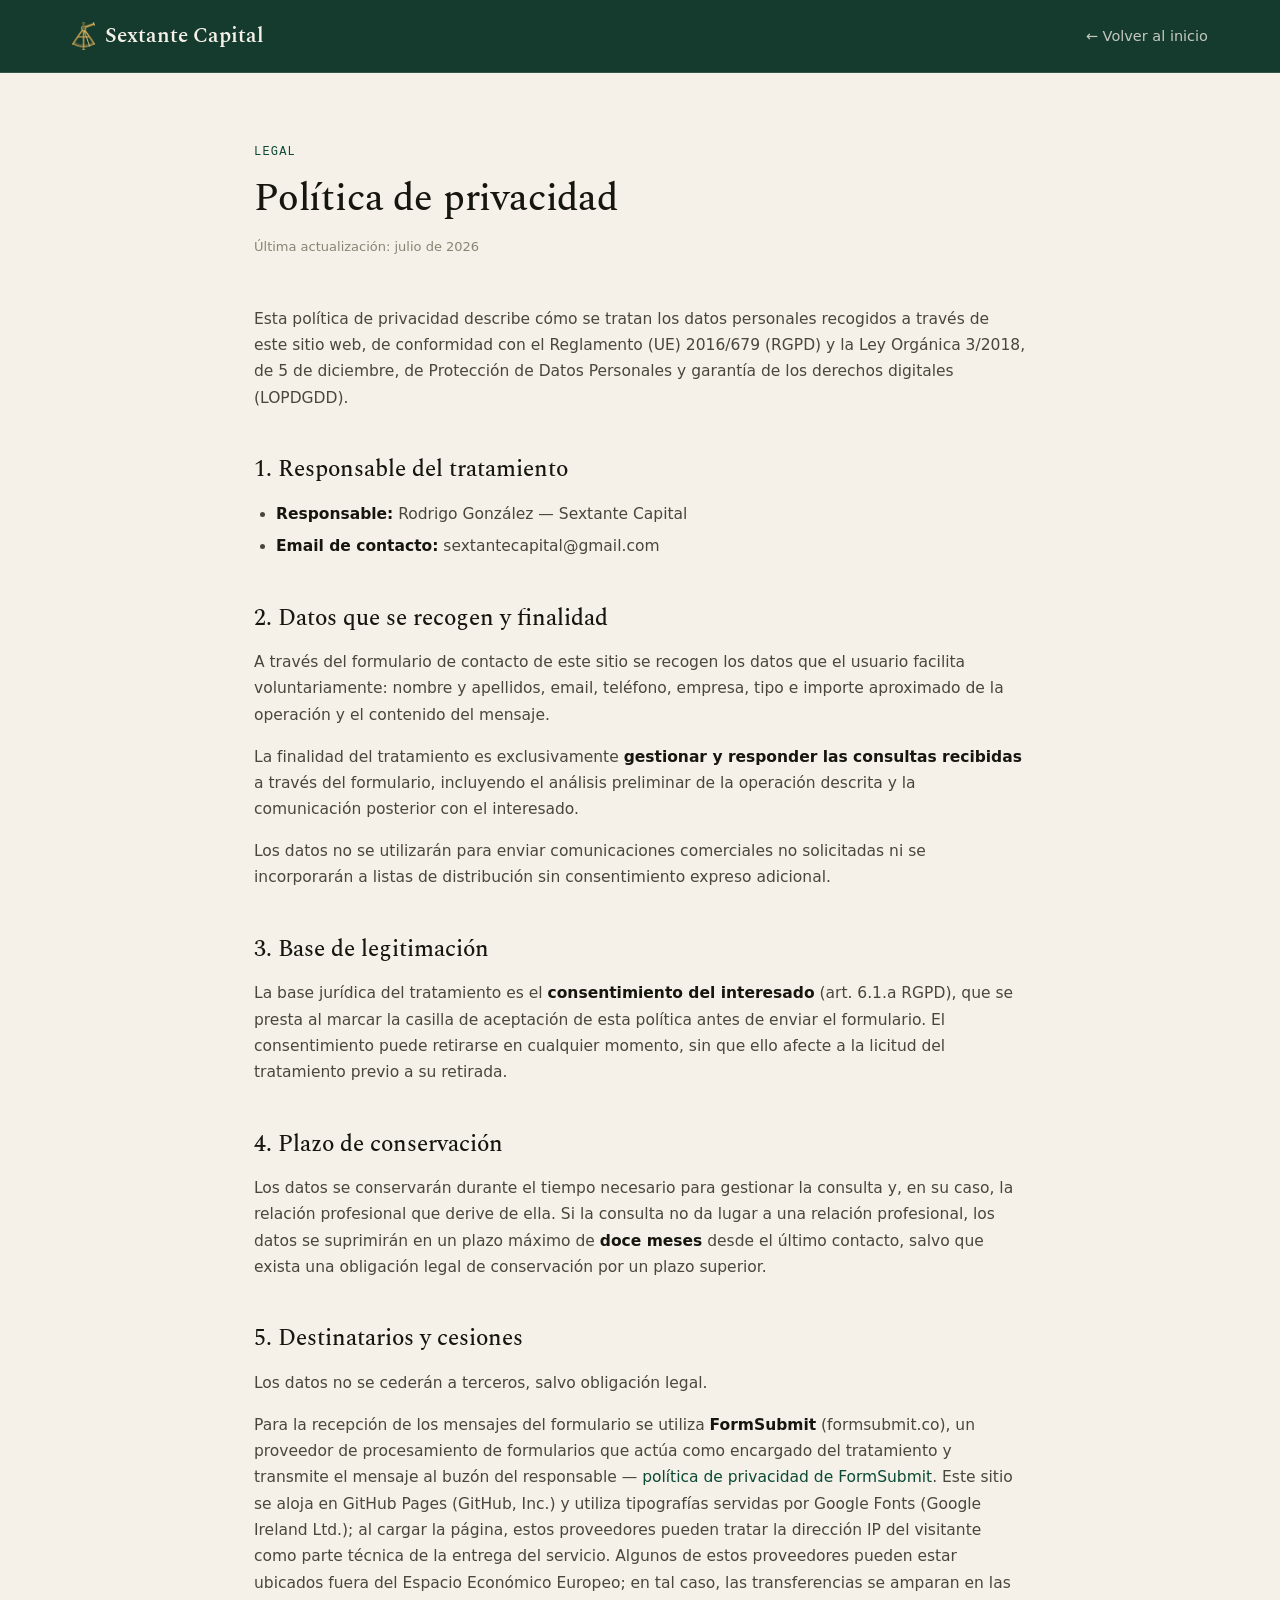
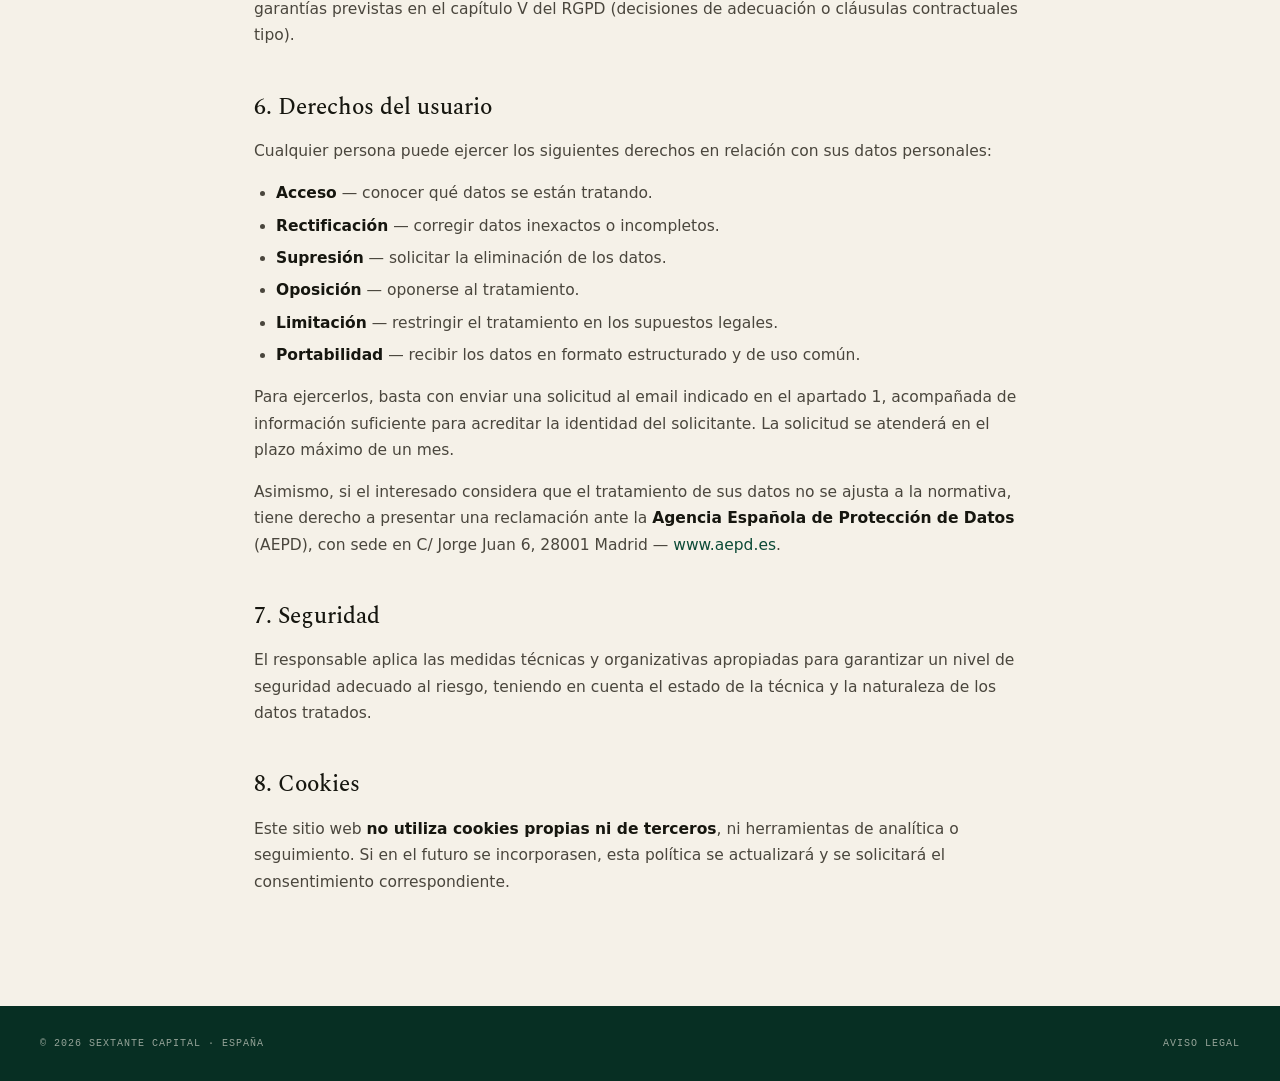
<file: privacidad.html>
<!DOCTYPE html>
<html lang="es">
<head>
<meta charset="utf-8">
<meta name="viewport" content="width=device-width, initial-scale=1">
<title>Política de privacidad — Sextante Capital</title>
<meta name="robots" content="noindex">
<link rel="icon" href="favicon-32.png?v=2" type="image/png" sizes="32x32">
<link rel="icon" href="favicon-48.png?v=2" type="image/png" sizes="48x48">
<link rel="apple-touch-icon" href="apple-touch-icon.png?v=2">
<link rel="preconnect" href="https://fonts.googleapis.com">
<link rel="preconnect" href="https://fonts.gstatic.com" crossorigin>
<link href="https://fonts.googleapis.com/css2?family=Spectral:ital,wght@0,400;0,500;0,600;0,700;1,400;1,500;1,600&display=swap" rel="stylesheet">
<link rel="stylesheet" href="legal.css">
</head>
<body>

<header class="site-header">
  <div class="container">
    <a href="index.html" class="brand"><img src="logo.png?v=2" alt="" aria-hidden="true">Sextante Capital</a>
    <a href="index.html" class="back-link">← Volver al inicio</a>
  </div>
</header>

<main>
  <div class="eyebrow">Legal</div>
  <h1>Política de privacidad</h1>
  <p class="updated">Última actualización: julio de 2026</p>

  <p>Esta política de privacidad describe cómo se tratan los datos personales recogidos a través de este sitio web, de conformidad con el Reglamento (UE) 2016/679 (RGPD) y la Ley Orgánica 3/2018, de 5 de diciembre, de Protección de Datos Personales y garantía de los derechos digitales (LOPDGDD).</p>

  <h2>1. Responsable del tratamiento</h2>
  <ul>
    <li><strong>Responsable:</strong> Rodrigo González — Sextante Capital</li>
    <li><strong>Email de contacto:</strong> sextantecapital@gmail.com</li>
  </ul>

  <h2>2. Datos que se recogen y finalidad</h2>
  <p>A través del formulario de contacto de este sitio se recogen los datos que el usuario facilita voluntariamente: nombre y apellidos, email, teléfono, empresa, tipo e importe aproximado de la operación y el contenido del mensaje.</p>
  <p>La finalidad del tratamiento es exclusivamente <strong>gestionar y responder las consultas recibidas</strong> a través del formulario, incluyendo el análisis preliminar de la operación descrita y la comunicación posterior con el interesado.</p>
  <p>Los datos no se utilizarán para enviar comunicaciones comerciales no solicitadas ni se incorporarán a listas de distribución sin consentimiento expreso adicional.</p>

  <h2>3. Base de legitimación</h2>
  <p>La base jurídica del tratamiento es el <strong>consentimiento del interesado</strong> (art. 6.1.a RGPD), que se presta al marcar la casilla de aceptación de esta política antes de enviar el formulario. El consentimiento puede retirarse en cualquier momento, sin que ello afecte a la licitud del tratamiento previo a su retirada.</p>

  <h2>4. Plazo de conservación</h2>
  <p>Los datos se conservarán durante el tiempo necesario para gestionar la consulta y, en su caso, la relación profesional que derive de ella. Si la consulta no da lugar a una relación profesional, los datos se suprimirán en un plazo máximo de <strong>doce meses</strong> desde el último contacto, salvo que exista una obligación legal de conservación por un plazo superior.</p>

  <h2>5. Destinatarios y cesiones</h2>
  <p>Los datos no se cederán a terceros, salvo obligación legal.</p>
  <p>Para la recepción de los mensajes del formulario se utiliza <strong>FormSubmit</strong> (formsubmit.co), un proveedor de procesamiento de formularios que actúa como encargado del tratamiento y transmite el mensaje al buzón del responsable — <a href="https://formsubmit.co/privacy" rel="noopener" target="_blank">política de privacidad de FormSubmit</a>. Este sitio se aloja en GitHub Pages (GitHub, Inc.) y utiliza tipografías servidas por Google Fonts (Google Ireland Ltd.); al cargar la página, estos proveedores pueden tratar la dirección IP del visitante como parte técnica de la entrega del servicio. Algunos de estos proveedores pueden estar ubicados fuera del Espacio Económico Europeo; en tal caso, las transferencias se amparan en las garantías previstas en el capítulo V del RGPD (decisiones de adecuación o cláusulas contractuales tipo).</p>

  <h2>6. Derechos del usuario</h2>
  <p>Cualquier persona puede ejercer los siguientes derechos en relación con sus datos personales:</p>
  <ul>
    <li><strong>Acceso</strong> — conocer qué datos se están tratando.</li>
    <li><strong>Rectificación</strong> — corregir datos inexactos o incompletos.</li>
    <li><strong>Supresión</strong> — solicitar la eliminación de los datos.</li>
    <li><strong>Oposición</strong> — oponerse al tratamiento.</li>
    <li><strong>Limitación</strong> — restringir el tratamiento en los supuestos legales.</li>
    <li><strong>Portabilidad</strong> — recibir los datos en formato estructurado y de uso común.</li>
  </ul>
  <p>Para ejercerlos, basta con enviar una solicitud al email indicado en el apartado 1, acompañada de información suficiente para acreditar la identidad del solicitante. La solicitud se atenderá en el plazo máximo de un mes.</p>
  <p>Asimismo, si el interesado considera que el tratamiento de sus datos no se ajusta a la normativa, tiene derecho a presentar una reclamación ante la <strong>Agencia Española de Protección de Datos</strong> (AEPD), con sede en C/ Jorge Juan 6, 28001 Madrid — <a href="https://www.aepd.es" rel="noopener" target="_blank">www.aepd.es</a>.</p>

  <h2>7. Seguridad</h2>
  <p>El responsable aplica las medidas técnicas y organizativas apropiadas para garantizar un nivel de seguridad adecuado al riesgo, teniendo en cuenta el estado de la técnica y la naturaleza de los datos tratados.</p>

  <h2>8. Cookies</h2>
  <p>Este sitio web <strong>no utiliza cookies propias ni de terceros</strong>, ni herramientas de analítica o seguimiento. Si en el futuro se incorporasen, esta política se actualizará y se solicitará el consentimiento correspondiente.</p>
</main>

<footer class="site-footer">
  <div class="container">
    <span>© 2026 Sextante Capital · España</span>
    <a href="aviso-legal.html">Aviso legal</a>
  </div>
</footer>

</body>
</html>
</file>
<file: legal.css>
/* Estilos compartidos de las páginas legales — misma paleta y tipografía que index.html */
:root {
  --cream: #f5f1e8;
  --paper: #fbf9f4;
  --sand: #ece5d6;
  --ink: #16160f;
  --ink-soft: #4a463d;
  --ink-faint: #8a8475;
  --line: #e2dccc;
  --line-strong: #cfc6b1;
  --forest: #0b4a36;
  --forest-deep: #072f23;
  --gold: #e6b95c;
  --cream-dim: #cfc9ba;
  --serif: 'Spectral', Georgia, 'Times New Roman', serif;
  --sans: ui-sans-serif, system-ui, -apple-system, 'Segoe UI', sans-serif;
  --mono: ui-monospace, 'Cascadia Code', Consolas, monospace;
}
* { box-sizing: border-box; }
body {
  margin: 0;
  background: var(--cream);
  font-family: var(--sans);
  color: var(--ink);
  min-height: 100vh;
}
a { color: var(--forest); text-decoration: none; }
a:hover { text-decoration: underline; }
::selection { background: rgba(14, 91, 67, 0.18); }

.site-header {
  position: sticky;
  top: 0;
  z-index: 50;
  background: rgba(7, 47, 35, 0.94);
  backdrop-filter: blur(10px);
  -webkit-backdrop-filter: blur(10px);
  border-bottom: 1px solid rgba(245, 241, 232, 0.14);
  color: var(--cream);
}
.site-header .container {
  max-width: 1200px;
  margin: 0 auto;
  padding: 20px 32px;
  display: flex;
  align-items: center;
  justify-content: space-between;
}
.brand {
  display: flex;
  align-items: center;
  gap: 10px;
  font-family: var(--serif);
  font-size: 21px;
  font-weight: 600;
  color: var(--cream);
}
.brand:hover { text-decoration: none; }
.brand img { height: 28px; }
.back-link {
  font-size: 14.5px;
  color: rgba(245, 241, 232, 0.78);
  font-weight: 500;
}
.back-link:hover { color: var(--gold); text-decoration: none; }

main {
  max-width: 836px;
  margin: 0 auto;
  padding: 72px 32px 96px;
}
.eyebrow {
  font-family: var(--mono);
  font-size: 12px;
  letter-spacing: 0.1em;
  text-transform: uppercase;
  color: var(--forest);
  font-weight: 500;
  margin-bottom: 18px;
}
h1 {
  font-family: var(--serif);
  font-weight: 500;
  font-size: 38px;
  line-height: 1.2;
  margin: 0 0 12px;
  letter-spacing: -0.005em;
}
.updated {
  font-size: 13px;
  color: var(--ink-faint);
  margin-bottom: 48px;
}
h2 {
  font-family: var(--serif);
  font-weight: 500;
  font-size: 23px;
  line-height: 1.3;
  margin: 44px 0 14px;
}
p, li {
  font-size: 15.5px;
  line-height: 1.7;
  color: var(--ink-soft);
}
ul { padding-left: 22px; }
li { margin-bottom: 6px; }
strong { color: var(--ink); }
.placeholder {
  background: rgba(230, 185, 92, 0.25);
  border-radius: 3px;
  padding: 1px 5px;
  font-family: var(--mono);
  font-size: 13.5px;
  color: #7a5510;
}

.site-footer {
  padding: 32px;
  background: var(--forest-deep);
}
.site-footer .container {
  max-width: 1200px;
  margin: 0 auto;
  display: flex;
  justify-content: space-between;
  flex-wrap: wrap;
  gap: 12px;
}
.site-footer span, .site-footer a {
  font-family: var(--mono);
  font-size: 10px;
  letter-spacing: 0.1em;
  text-transform: uppercase;
  color: rgba(245, 241, 232, 0.6);
}
.site-footer a:hover { color: var(--cream); text-decoration: none; }

@media (max-width: 560px) {
  .site-header .container { padding: 12px 16px; }
  .brand { font-size: 17px; }
  .brand img { height: 22px; }
  main { padding: 48px 20px 72px; }
  h1 { font-size: 30px; }
}
</file>
<file: blog.css>
/* Estilos del blog — extiende legal.css */
.list-heading {
  font-family: var(--mono);
  font-size: 11.5px;
  letter-spacing: 0.14em;
  text-transform: uppercase;
  color: var(--forest);
  font-weight: 500;
  margin: 52px 0 6px;
  display: flex;
  align-items: center;
  gap: 14px;
}
.list-heading::before {
  content: "";
  width: 30px;
  height: 1px;
  background: currentColor;
  opacity: 0.65;
}
.post-list { display: flex; flex-direction: column; }
.post-card {
  border-top: 1px solid var(--line);
  padding: 34px 0;
  display: grid;
  grid-template-columns: 150px 1fr;
  gap: 28px;
}
.post-card:last-child { border-bottom: 1px solid var(--line); }
.post-meta {
  font-family: var(--mono);
  font-size: 11px;
  letter-spacing: 0.1em;
  text-transform: uppercase;
  color: var(--ink-faint);
  padding-top: 6px;
}
.post-card h2 { margin: 0 0 10px; font-size: 24px; }
.post-card h2 a { color: var(--ink); transition: color 0.15s ease; }
.post-card h2 a:hover { color: var(--forest); text-decoration: none; }
.post-card p { margin: 0 0 12px; font-size: 15px; }
.post-card .read-more {
  font-size: 14.5px;
  font-weight: 600;
  color: var(--forest);
}
.post-card .read-more:hover { text-decoration: none; color: var(--forest-deep); }

/* CTA al final de los artículos */
.post-cta {
  margin-top: 56px;
  border-top: 1px solid var(--line);
  padding-top: 30px;
}
.post-cta p {
  font-family: var(--serif);
  font-style: italic;
  font-size: 19px;
  color: var(--ink-soft);
  margin: 0 0 20px;
}
.post-cta .btn-primary {
  display: inline-block;
  background: var(--forest);
  color: var(--cream);
  padding: 14px 28px;
  border-radius: 2px;
  font-size: 15px;
  font-weight: 600;
  transition: background 0.2s ease, transform 0.2s ease;
}
.post-cta .btn-primary:hover { background: var(--forest-deep); transform: translateY(-2px); text-decoration: none; }
.post-cta .btn-call {
  display: inline-flex;
  align-items: center;
  gap: 10px;
  border: 1px solid var(--forest);
  color: var(--forest);
  padding: 13px 24px;
  border-radius: 2px;
  font-size: 15px;
  font-weight: 600;
  margin-left: 14px;
  transition: background 0.2s ease, color 0.2s ease, transform 0.2s ease;
}
.post-cta .btn-call:hover { background: var(--forest); color: var(--cream); transform: translateY(-2px); text-decoration: none; }

@media (max-width: 640px) {
  .post-card { grid-template-columns: 1fr; gap: 8px; }
  .post-cta .btn-call { margin-left: 0; margin-top: 12px; }
}
</file>
